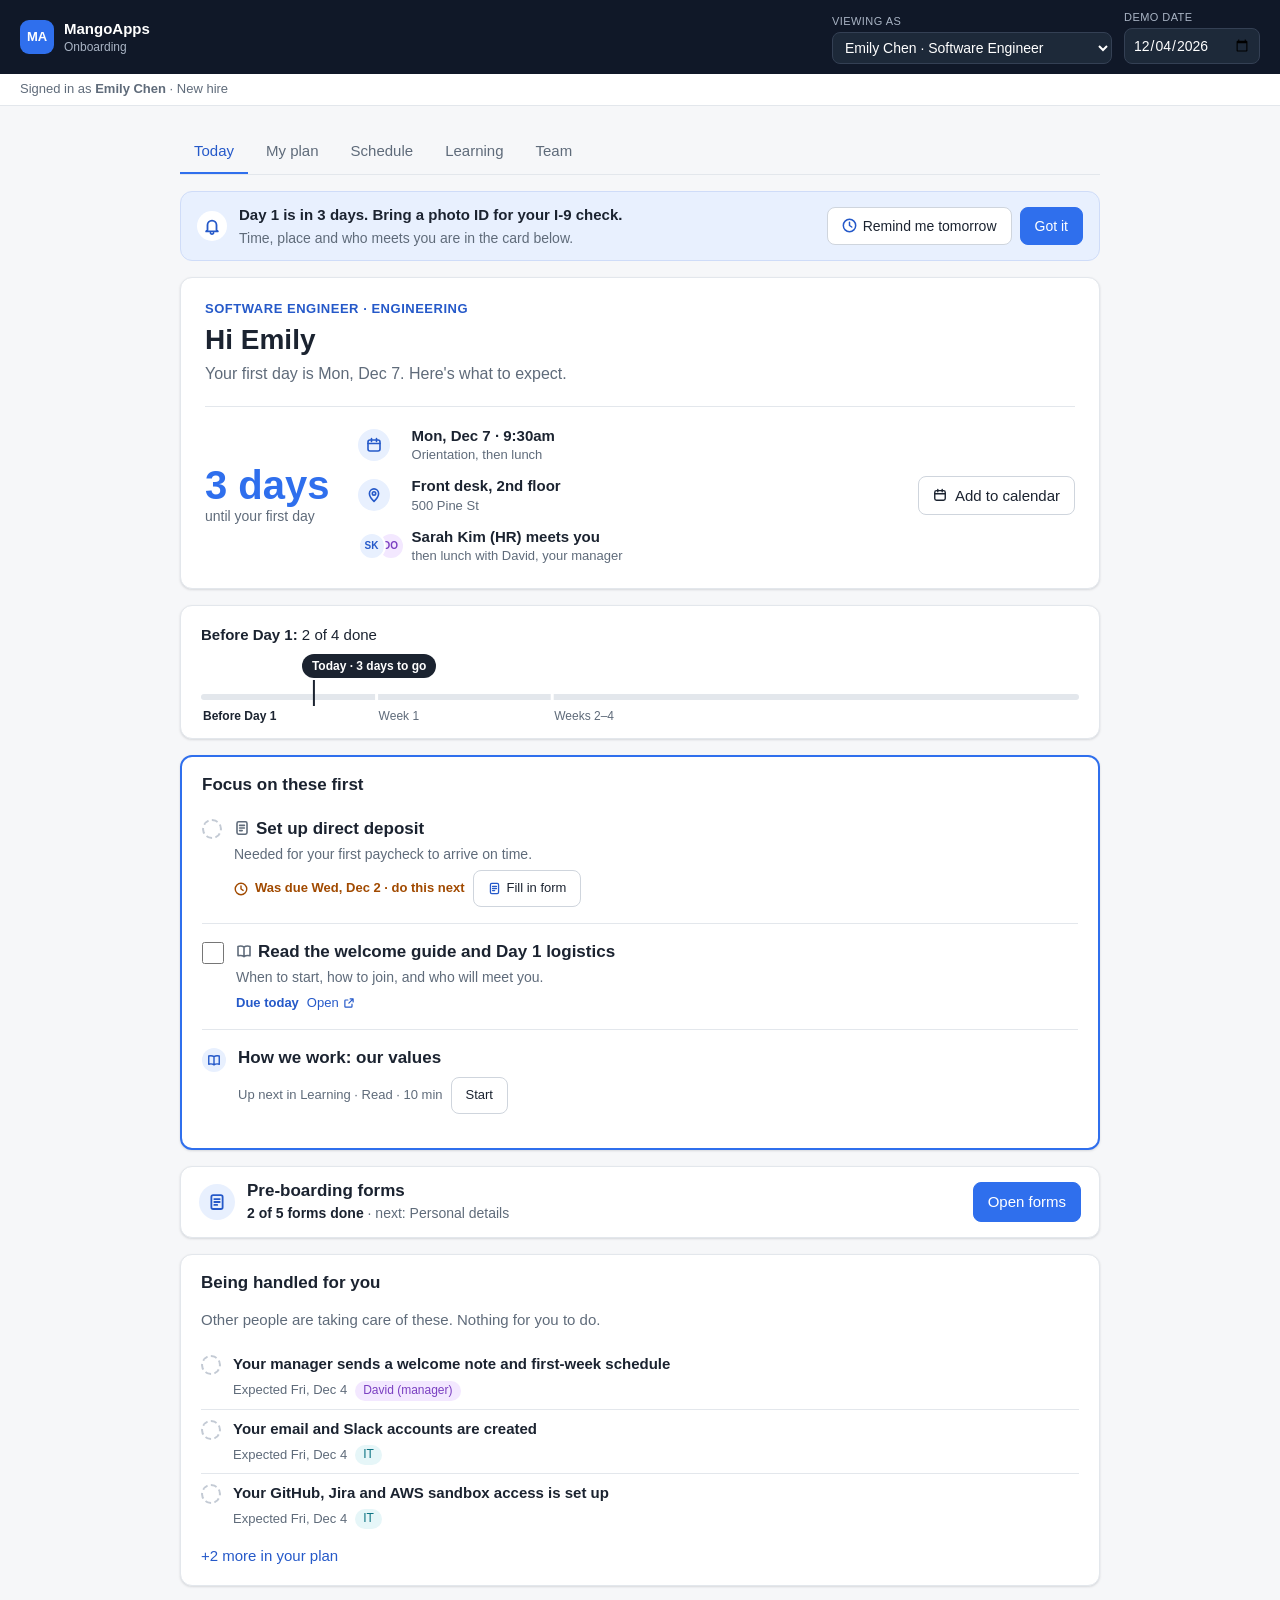
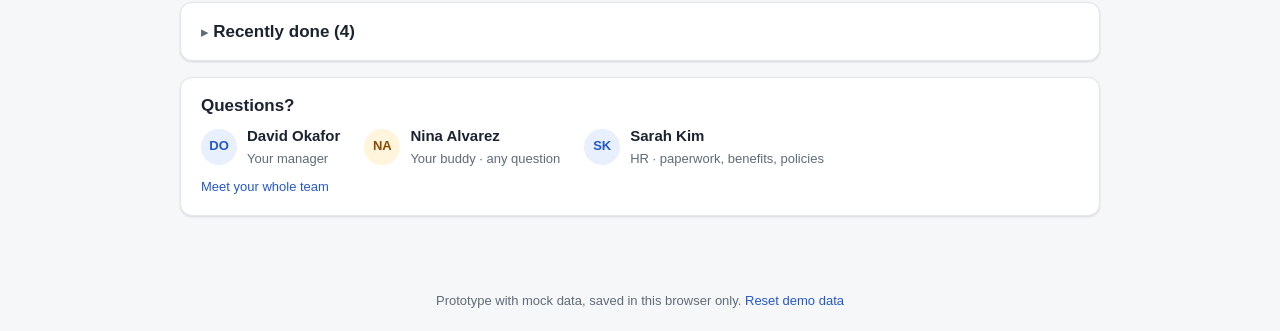
<file: index.html>
<!doctype html>
<html lang="en">
  <head>
    <meta charset="utf-8" />
    <meta name="viewport" content="width=device-width, initial-scale=1" />
    <title>MangoApps Onboarding</title>
    <link rel="stylesheet" href="css/styles.css" />
  </head>
  <body>
    <div id="app"><noscript>This prototype needs JavaScript turned on.</noscript></div>
    <script src="js/data.js"></script>
    <script src="js/plan.js"></script>
    <script src="js/newhire.js"></script>
    <script src="js/manager.js"></script>
    <script src="js/hr.js"></script>
    <script src="js/hr2.js"></script>
    <script src="js/store.js"></script>
    <script src="js/app.js"></script>
  </body>
</html>
</file>
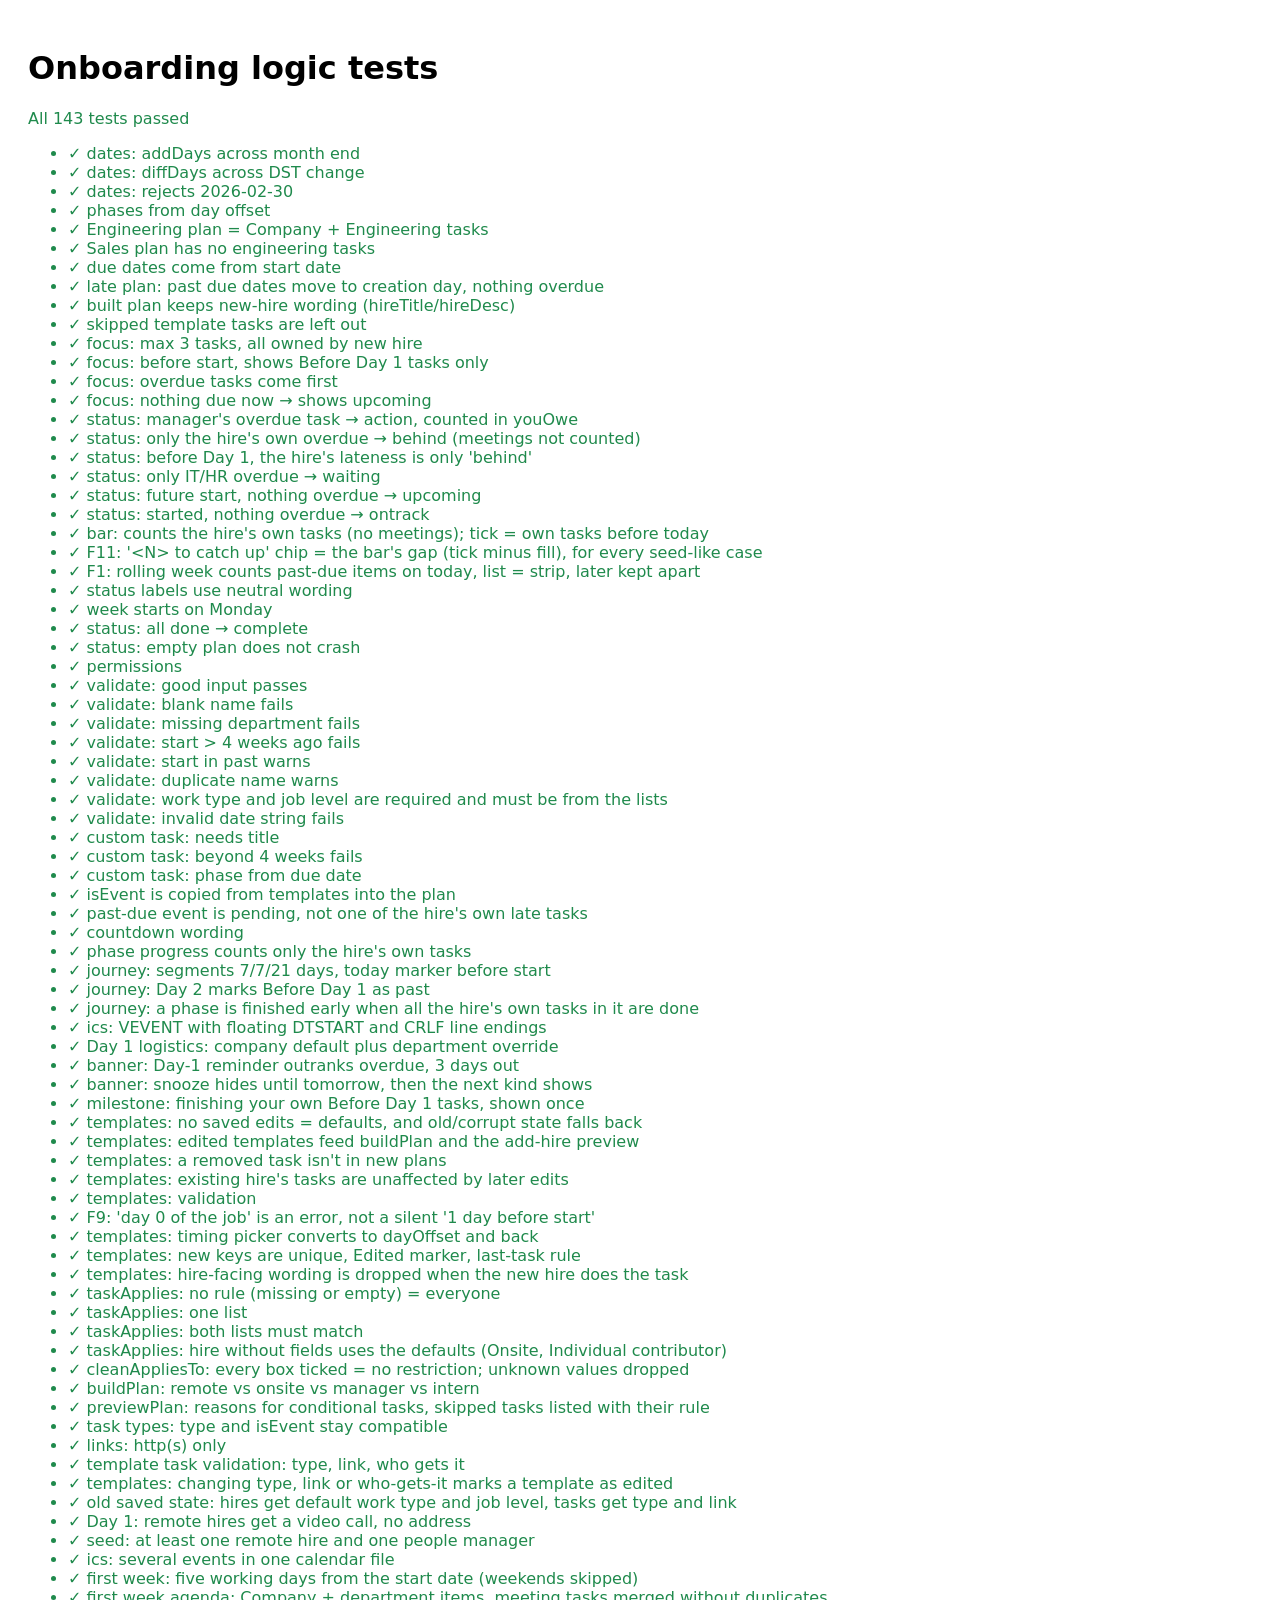
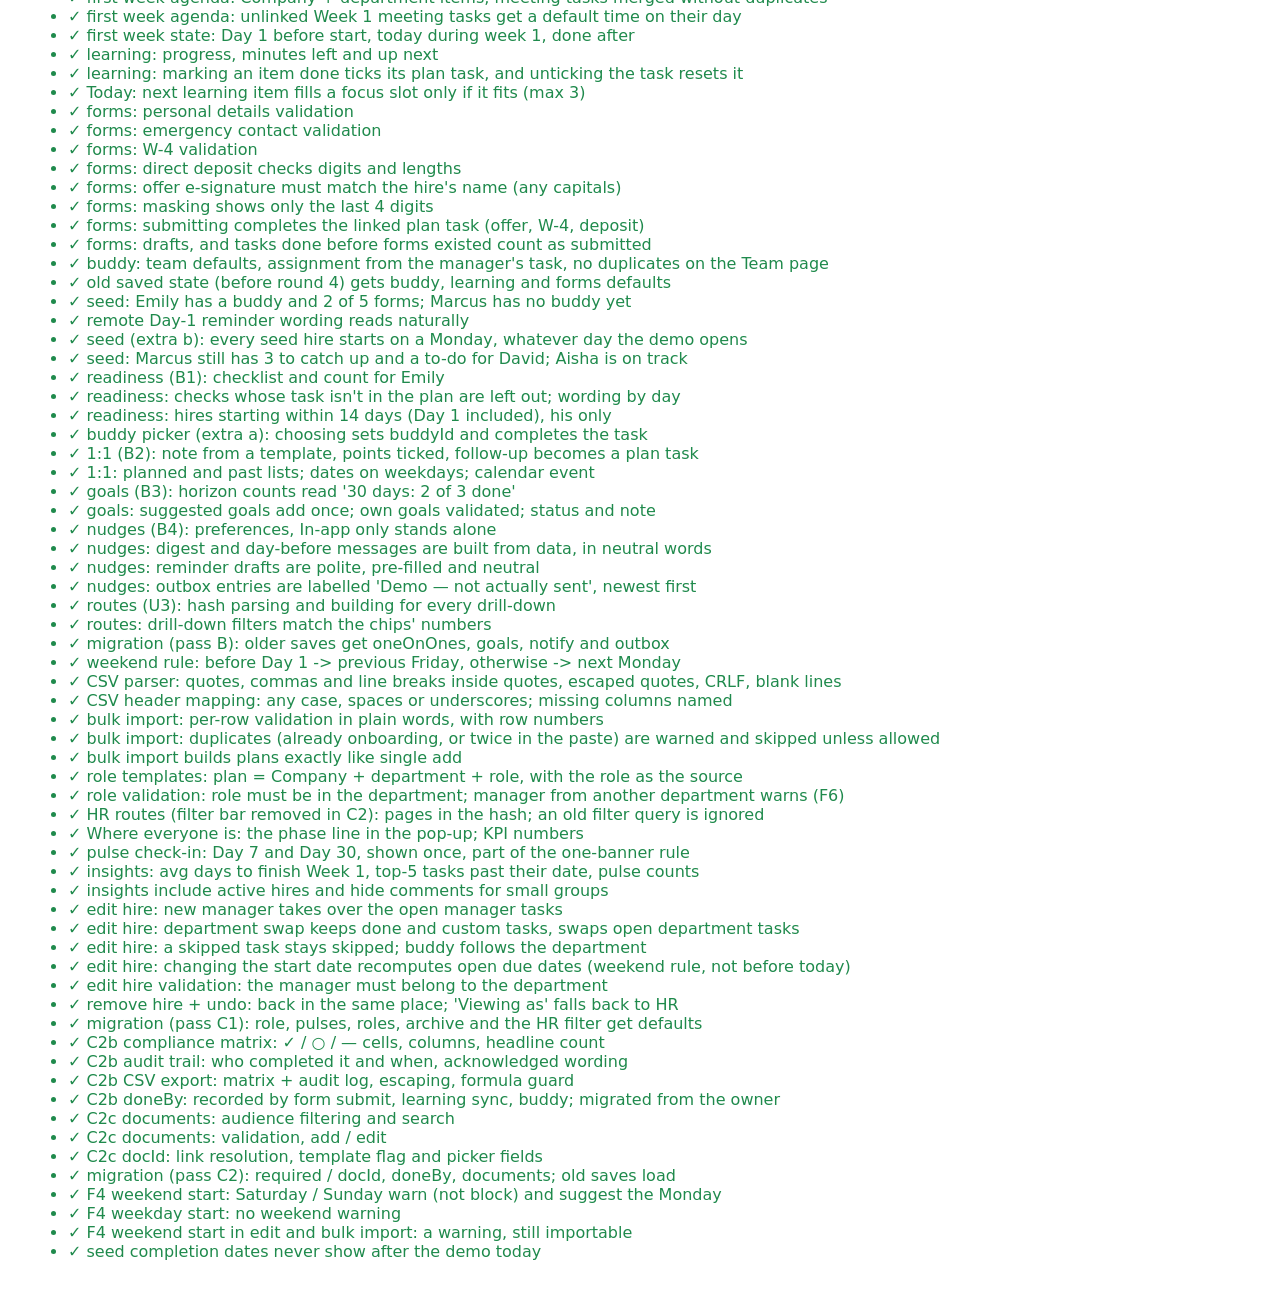
<file: tests.html>
<!doctype html>
<html lang="en">
  <head>
    <meta charset="utf-8" />
    <title>Onboarding logic tests</title>
    <style>
      body { font-family: system-ui, sans-serif; padding: 20px; }
      .pass { color: #1f8a4c; } .fail { color: #c4352b; font-weight: 600; }
    </style>
  </head>
  <body>
    <h1>Onboarding logic tests</h1>
    <p id="summary"></p>
    <ul id="out"></ul>
    <script src="js/data.js"></script>
    <script src="js/plan.js"></script>
    <script src="js/newhire.js"></script>
    <script src="js/manager.js"></script>
    <script src="js/hr.js"></script>
    <script src="js/hr2.js"></script>
    <script>
      const results = [];
      function test(name, fn) {
        try { fn(); results.push([name, true]); } catch (e) { results.push([name + " — " + e.message, false]); }
      }
      function eq(a, b, msg) { if (JSON.stringify(a) !== JSON.stringify(b)) throw new Error((msg || "") + ` expected ${JSON.stringify(b)}, got ${JSON.stringify(a)}`); }
      function ok(v, msg) { if (!v) throw new Error(msg || "expected truthy"); }

      const T = "2026-11-05";
      function hire(dept, start, doneKeys) {
        const tasks = OB.buildPlan(dept, start);
        for (const t of tasks) if ((doneKeys || []).includes(t.key)) t.done = true;
        return { id: "x", name: "Test Person", department: dept, startDate: start, managerId: "david", tasks };
      }

      test("dates: addDays across month end", () => eq(OB.addDays("2026-10-30", 3), "2026-11-02"));
      test("dates: diffDays across DST change", () => eq(OB.diffDays("2026-11-02", "2026-10-31"), 2));
      test("dates: rejects 2026-02-30", () => eq(OB.isValidISO("2026-02-30"), false));

      test("phases from day offset", () => {
        eq(OB.phaseForOffset(-1), "before"); eq(OB.phaseForOffset(0), "week1"); eq(OB.phaseForOffset(6), "week1"); eq(OB.phaseForOffset(7), "month1");
      });

      test("Engineering plan = Company + Engineering tasks", () => {
        const p = OB.buildPlan("Engineering", T);
        // A department name alone = the default profile (Onsite, Individual contributor), so conditional tasks are filtered.
        const dflt = { department: "Engineering", workType: "Onsite", jobLevel: "Individual contributor" };
        eq(p.length, OB.TEMPLATES.Company.filter((t) => OB.taskApplies(t, dflt)).length + OB.TEMPLATES.Engineering.length);
        ok(p.some((t) => t.key === "e-devenv"), "has dev env task");
        ok(!p.some((t) => t.key === "s-demo"), "no sales tasks");
      });
      test("Sales plan has no engineering tasks", () => {
        const p = OB.buildPlan("Sales", T);
        ok(!p.some((t) => t.source === "Engineering"));
        ok(p.some((t) => t.key === "s-demo"));
      });
      test("due dates come from start date", () => {
        const p = OB.buildPlan("Engineering", "2026-11-09");
        eq(p.find((t) => t.key === "c-offer").dueDate, "2026-10-30");
        eq(p.find((t) => t.key === "c-orient").dueDate, "2026-11-09");
      });
      test("late plan: past due dates move to creation day, nothing overdue", () => {
        const start = OB.addDays(T, 1);
        const p = OB.buildPlan("Engineering", start, [], T);
        ok(p.every((t) => t.dueDate >= T));
        eq(p.find((t) => t.key === "c-orient").dueDate, start);
        eq(OB.hireStats({ startDate: start, tasks: p }, T).overdue.length, 0);
      });
      test("built plan keeps new-hire wording (hireTitle/hireDesc)", () => {
        const p = OB.buildPlan("Engineering", T);
        const t = p.find((x) => x.key === "c-1on1");
        eq(t.hireTitle, OB.TEMPLATES.Company.find((x) => x.key === "c-1on1").hireTitle);
        ok(t.hireTitle && t.hireDesc, "has hire wording");
        eq(p.find((x) => x.key === "c-offer").hireTitle, null);
        eq(p.find((x) => x.key === "e-access").hireTitle, OB.TEMPLATES.Engineering.find((x) => x.key === "e-access").hireTitle);
      });
      test("skipped template tasks are left out", () => {
        const p = OB.buildPlan("Engineering", T, ["e-oncall"]);
        ok(!p.some((t) => t.key === "e-oncall"));
      });

      test("focus: max 3 tasks, all owned by new hire", () => {
        const f = OB.focusTasks(hire("Engineering", OB.addDays(T, 4)), T, 3);
        ok(f.tasks.length <= 3); ok(f.tasks.every((t) => t.owner === "newhire"));
      });
      test("focus: before start, shows Before Day 1 tasks only", () => {
        const f = OB.focusTasks(hire("Engineering", OB.addDays(T, 4)), T, 3);
        ok(f.tasks.every((t) => t.phase === "before"), JSON.stringify(f.tasks.map((t) => t.phase)));
      });
      test("focus: overdue tasks come first", () => {
        const h = hire("Engineering", OB.addDays(T, -6), []);
        const f = OB.focusTasks(h, T, 3);
        ok(OB.isOverdue(f.tasks[0], T));
      });
      test("focus: nothing due now → shows upcoming", () => {
        const start = OB.addDays(T, 4);
        const h = hire("Engineering", start);
        h.tasks.forEach((t) => { if (t.phase === "before") t.done = true; });
        const f = OB.focusTasks(h, T, 3);
        eq(f.upcoming, true); ok(f.tasks.length > 0);
      });

      // D2: status says whose action is needed.
      const doneUnless = (h, owners) => { h.tasks.forEach((t) => { if (!owners.includes(t.owner)) t.done = true; }); return h; };
      test("status: manager's overdue task → action, counted in youOwe", () => {
        const s = OB.hireStats(hire("Sales", OB.addDays(T, -10)), T);
        eq(s.status, "action"); ok(s.youOwe > 0); ok(s.behind > 0);
        eq(s.youOwe + s.behind + s.waitingIt + s.waitingHr + s.overdue.filter((t) => t.owner === "newhire" && t.isEvent).length, s.overdue.length);
      });
      test("status: only the hire's own overdue → behind (meetings not counted)", () => {
        const h = doneUnless(hire("Engineering", OB.addDays(T, -6)), ["newhire"]);
        const s = OB.hireStats(h, T);
        eq(s.status, "behind"); eq(s.youOwe, 0);
        eq(s.behind, s.overdue.filter((t) => !t.isEvent).length);
        ok(s.overdue.some((t) => t.isEvent), "orientation is overdue for managers but not 'behind'");
      });
      test("status: before Day 1, the hire's lateness is only 'behind'", () => {
        const h = doneUnless(hire("Engineering", OB.addDays(T, 4)), ["newhire"]);
        const s = OB.hireStats(h, T);
        ok(s.dayN < 0); eq(s.status, "behind"); eq(s.behind, 3); eq(s.youOwe, 0);
      });
      test("status: only IT/HR overdue → waiting", () => {
        const h = doneUnless(hire("Engineering", OB.addDays(T, -6)), []);
        h.tasks.find((t) => t.key === "c-accounts").done = false;
        const s = OB.hireStats(h, T);
        eq(s.status, "waiting"); eq(s.waitingIt, 1); eq(s.waitingHr, 0);
        eq(s.waitingOn, { newhire: 0, manager: 0, it: 1, hr: 0 });
      });
      test("status: future start, nothing overdue → upcoming", () => eq(OB.hireStats(hire("Sales", OB.addDays(T, 30)), T).status, "upcoming"));
      test("status: started, nothing overdue → ontrack", () => {
        const h = hire("Sales", OB.addDays(T, -3));
        h.tasks.forEach((t) => { if (t.dueDate < T) t.done = true; });
        eq(OB.hireStats(h, T).status, "ontrack");
      });
      test("bar: counts the hire's own tasks (no meetings); tick = own tasks before today", () => {
        const h = hire("Engineering", OB.addDays(T, -6), ["c-offer", "c-benefits", "c-laptop"]);
        const o = OB.hireStats(h, T).own;
        const own = h.tasks.filter((t) => t.owner === "newhire" && !t.isEvent);
        eq(o.total, own.length);
        eq(o.expected, own.filter((t) => t.dueDate < T).length);
        eq(o.done, 2, "IT's laptop task isn't counted");
        eq(o.doneExpected, 1, "c-benefits is done early, so it isn't in the fill");
      });
      test("F11: '<N> to catch up' chip = the bar's gap (tick minus fill), for every seed-like case", () => {
        const cases = [
          hire("Engineering", OB.addDays(T, 4), ["c-offer", "c-tax", "c-laptop"]), // Emily-like
          hire("Engineering", OB.addDays(T, -6), ["c-offer", "c-tax", "c-deposit", "c-welcome", "c-laptop", "c-note", "c-orient", "c-badge", "e-devenv"]), // Marcus-like
          hire("Sales", OB.addDays(T, -12), []),
          hire("Marketing", OB.addDays(T, 10), []),
        ];
        cases.forEach((h, i) => {
          const s = OB.hireStats(h, T);
          eq(s.behind, s.own.expected - s.own.doneExpected, `case ${i}`);
          eq(s.behind, s.own.toCatchUp, `case ${i}`);
        });
        eq(OB.hireStats(cases[0], T).behind, 1);
        eq(OB.hireStats(cases[1], T).behind, 3);
      });
      test("F1: rolling week counts past-due items on today, list = strip, later kept apart", () => {
        const mk = (d) => ({ t: { dueDate: d } });
        const items = [mk(OB.addDays(T, -7)), mk(T), mk(OB.addDays(T, 1)), mk(OB.addDays(T, 3)), mk(OB.addDays(T, 6)), mk(OB.addDays(T, 7))];
        const w = OB.rollingWeek(items, T);
        eq(w.days.length, 7);
        eq(w.days[0].date, T); eq(w.days[6].date, OB.addDays(T, 6));
        eq(w.days.map((d) => d.items.length), [2, 1, 0, 1, 0, 0, 1]);
        eq(w.total, 5); eq(w.items.length, w.total);
        eq(w.days.reduce((n, d) => n + d.items.length, 0), w.total, "strip total = list length");
        eq(w.later.length, 1);
        eq(OB.rollingWeek([], T).total, 0);
      });
      test("status labels use neutral wording", () => {
        const bad = /overdue|late|owe|behind|missed|fail|attention/i;
        Object.values(OB.STATUS_LABEL).forEach((l) => ok(!bad.test(l), l));
      });
      test("week starts on Monday", () => {
        eq(OB.weekStart("2026-11-05"), "2026-11-02"); eq(OB.weekStart("2026-11-02"), "2026-11-02"); eq(OB.weekStart("2026-11-08"), "2026-11-02");
      });
      test("status: all done → complete", () => {
        const h = hire("Sales", OB.addDays(T, -3)); h.tasks.forEach((t) => (t.done = true));
        eq(OB.hireStats(h, T).status, "complete");
      });
      test("status: empty plan does not crash", () => {
        const h = hire("Sales", T); h.tasks = [];
        const s = OB.hireStats(h, T); eq(s.pct, 0); ok(s.status !== "complete");
      });

      test("permissions", () => {
        eq(OB.canComplete("newhire", { owner: "newhire" }), true);
        eq(OB.canComplete("newhire", { owner: "manager" }), false);
        eq(OB.canComplete("manager", { owner: "newhire" }), false);
        eq(OB.canComplete("hr", { owner: "it" }), true);
      });

      const good = { name: "Jo Bloggs", title: "Engineer", department: "Engineering", managerId: "david", startDate: OB.addDays(T, 14), workType: "Onsite", jobLevel: "Individual contributor" };
      test("validate: good input passes", () => eq(OB.validateHire(good, T, []).ok, true));
      test("validate: blank name fails", () => ok(OB.validateHire({ ...good, name: "   " }, T, []).errors.name));
      test("validate: missing department fails", () => ok(OB.validateHire({ ...good, department: "" }, T, []).errors.department));
      test("validate: start > 4 weeks ago fails", () => ok(OB.validateHire({ ...good, startDate: OB.addDays(T, -40) }, T, []).errors.startDate));
      test("validate: start in past warns", () => ok(OB.validateHire({ ...good, startDate: OB.addDays(T, -3) }, T, []).warnings.length));
      test("validate: duplicate name warns", () => ok(OB.validateHire(good, T, [{ name: "jo bloggs" }]).warnings.length));
      test("validate: work type and job level are required and must be from the lists", () => {
        ok(OB.validateHire({ ...good, workType: "" }, T, []).errors.workType);
        ok(OB.validateHire({ ...good, jobLevel: "CEO" }, T, []).errors.jobLevel);
        eq(OB.validateHire({ ...good, workType: "Remote", jobLevel: "Intern" }, T, []).ok, true);
      });
      test("validate: invalid date string fails", () => ok(OB.validateHire({ ...good, startDate: "2026-13-01" }, T, []).errors.startDate));

      test("custom task: needs title", () => ok(OB.validateCustomTask({ title: "", owner: "newhire", dueDate: T }, { startDate: T }).errors.title));
      test("custom task: beyond 4 weeks fails", () => ok(OB.validateCustomTask({ title: "x", owner: "newhire", dueDate: OB.addDays(T, 40) }, { startDate: T }).errors.dueDate));
      test("custom task: phase from due date", () => {
        const t = OB.makeCustomTask({ title: "x", owner: "manager", dueDate: OB.addDays(T, 10) }, { startDate: T }, "david");
        eq(t.phase, "month1"); eq(t.custom, true);
      });

      // ---- Round 2: calm reminders, journey, Day 1 ----
      test("isEvent is copied from templates into the plan", () => {
        const p = OB.buildPlan("Engineering", T);
        eq(p.find((t) => t.key === "c-orient").isEvent, true);
        eq(p.find((t) => t.key === "c-1on1").isEvent, true);
        eq(p.find((t) => t.key === "c-security").isEvent, false);
      });
      test("past-due event is pending, not one of the hire's own late tasks", () => {
        const h = hire("Engineering", OB.addDays(T, -1));
        const orient = h.tasks.find((t) => t.key === "c-orient");
        eq(OB.isEventPending(orient, T), true);
        ok(!OB.ownLate(h, T).some((t) => t.key === "c-orient"));
        ok(OB.isOverdue(orient, T), "managers still see it as overdue");
        orient.done = true;
        eq(OB.isEventPending(orient, T), false);
      });
      test("countdown wording", () => {
        eq(OB.countdownLabel(T, T), "Due today");
        eq(OB.countdownLabel(OB.addDays(T, 1), T), "Due tomorrow");
        eq(OB.countdownLabel(OB.addDays(T, 6), T), "Due in 6 days");
        ok(!/in \d+ days/.test(OB.countdownLabel(OB.addDays(T, 7), T)), "a week out shows the date");
      });
      test("phase progress counts only the hire's own tasks", () => {
        const h = hire("Engineering", OB.addDays(T, 4), ["c-offer", "c-tax", "c-laptop"]);
        const p = OB.myPhaseProgress(h, T);
        eq(p.phase, "before"); eq(p.label, "Before Day 1");
        eq(p.total, h.tasks.filter((t) => t.owner === "newhire" && t.phase === "before").length);
        eq(p.done, 2);
      });
      test("journey: segments 7/7/21 days, today marker before start", () => {
        const j = OB.journeyModel(OB.addDays(T, 4), T);
        eq(j.segments.map((s) => Math.round(s.width * 35)), [7, 7, 21]);
        eq(j.segments.map((s) => s.state), ["current", "future", "future"]);
        eq(j.pill, "Today · 4 days to go");
        ok(j.todayFrac > 0 && j.todayFrac < 0.2);
      });
      test("journey: Day 2 marks Before Day 1 as past", () => {
        const j = OB.journeyModel(OB.addDays(T, -1), T);
        eq(j.pill, "Day 2");
        eq(j.segments.map((s) => s.state), ["past", "current", "future"]);
        eq(j.segments.map((s) => s.finished), [true, false, false]);
        ok(!("fill" in j.segments[0]), "no date-proportional fill");
      });
      test("journey: a phase is finished early when all the hire's own tasks in it are done", () => {
        const h = hire("Engineering", OB.addDays(T, 4), ["c-offer", "c-tax", "c-deposit", "c-welcome"]);
        const done = OB.ownPhasesDone(h);
        eq(done.before, true); eq(done.week1, false);
        eq(OB.journeyModel(h.startDate, T, done).segments.map((s) => s.finished), [true, false, false]);
        eq(OB.journeyModel(h.startDate, T).segments.map((s) => s.finished), [false, false, false]);
      });
      test("ics: VEVENT with floating DTSTART and CRLF line endings", () => {
        const ics = OB.buildIcs({ uid: "x@y", date: "2026-11-09", start: "09:30", end: "13:30", summary: "First day", location: "Front desk, 2nd floor", description: "Hi; bring ID", stamp: "20261105T120000Z" });
        ok(ics.includes("BEGIN:VEVENT\r\n"), "has VEVENT");
        ok(ics.includes("\r\nDTSTART:20261109T093000\r\n"), "DTSTART floating local");
        ok(ics.includes("\r\nDTEND:20261109T133000\r\n"), "DTEND");
        ok(ics.includes("LOCATION:Front desk\\, 2nd floor"), "escapes commas");
        ok(ics.startsWith("BEGIN:VCALENDAR\r\n") && ics.endsWith("END:VCALENDAR\r\n"));
        ok(!/[^\r]\n/.test(ics), "every newline is CRLF");
      });
      test("Day 1 logistics: company default plus department override", () => {
        eq(OB.day1For("Engineering").time, "09:30");
        eq(OB.day1For("Engineering").place, OB.DAY1.place);
        eq(OB.day1For("Customer Support").time, "08:30");
        eq(OB.fmtTime("09:30"), "9:30am"); eq(OB.fmtTime("13:05"), "1:05pm");
      });
      test("banner: Day-1 reminder outranks overdue, 3 days out", () => {
        const h = hire("Engineering", OB.addDays(T, 3));
        eq(OB.pickBanner(h, T, {}).kind, "day1");
        eq(OB.pickBanner(hire("Engineering", OB.addDays(T, 5)), T, {}).kind, "overdue");
      });
      test("banner: snooze hides until tomorrow, then the next kind shows", () => {
        const h = hire("Engineering", OB.addDays(T, 3));
        const b = OB.pickBanner(h, T, {});
        const r = { hide: { [b.kindKey]: OB.addDays(T, 1) } };
        eq(OB.pickBanner(h, T, r).kind, "overdue");
        eq(OB.pickBanner(h, OB.addDays(T, 1), r).kind, "day1");
      });
      test("milestone: finishing your own Before Day 1 tasks, shown once", () => {
        const h = hire("Engineering", OB.addDays(T, 5));
        h.tasks.forEach((t) => { if (t.owner === "newhire" && t.phase === "before") t.done = true; });
        const m = OB.milestoneFor(h, T);
        eq(m.id, "phase-before"); ok(/^Before Day 1: done\./.test(m.title));
        const k = `${h.id}:milestone:phase-before`;
        eq(OB.pickBanner(h, T, { seen: { [k]: T } }).kind, "milestone", "still showing the day it first appeared");
        eq(OB.pickBanner(h, OB.addDays(T, 1), { seen: { [k]: T } }), null, "not again the next day");
      });

      // ---- Editable templates (U3) ----
      test("templates: no saved edits = defaults, and old/corrupt state falls back", () => {
        eq(OB.mergeTemplates(OB.TEMPLATES, undefined), OB.TEMPLATES);
        eq(OB.mergeTemplates(OB.TEMPLATES, { Company: "oops", Sales: [{ nope: 1 }] }).Company, OB.TEMPLATES.Company);
        eq(OB.mergeTemplates(OB.TEMPLATES, { Sales: [{ nope: 1 }] }).Sales, [], "a saved (even empty) copy wins over the default");
      });
      test("templates: edited templates feed buildPlan and the add-hire preview", () => {
        const added = OB.makeTemplateTask({ title: "Meet the platform team", owner: "newhire", dayOffset: 5, isEvent: true }, "u-test");
        const tpl = OB.mergeTemplates(OB.TEMPLATES, { Engineering: [...OB.TEMPLATES.Engineering, added] });
        const p = OB.buildPlan("Engineering", T, [], null, tpl);
        const t = p.find((x) => x.key === "u-test");
        ok(t, "new task is in the plan");
        eq(t.dueDate, OB.addDays(T, 5)); eq(t.isEvent, true); eq(t.phase, "week1");
        ok(OB.templateTasksFor("Engineering", tpl).some((x) => x.key === "u-test"), "preview uses it too");
        ok(!OB.buildPlan("Engineering", T).some((x) => x.key === "u-test"), "defaults are unchanged");
      });
      test("templates: a removed task isn't in new plans", () => {
        const tpl = OB.mergeTemplates(OB.TEMPLATES, { Company: OB.TEMPLATES.Company.filter((t) => t.key !== "c-harass") });
        ok(!OB.buildPlan("Sales", T, [], null, tpl).some((t) => t.key === "c-harass"));
        ok(OB.buildPlan("Sales", T).some((t) => t.key === "c-harass"), "still in the default");
      });
      test("templates: existing hire's tasks are unaffected by later edits", () => {
        const h = hire("Engineering", T);
        const before = JSON.stringify(h.tasks);
        const saved = { Engineering: OB.mergeTemplates(OB.TEMPLATES, {}).Engineering.slice(1) };
        saved.Engineering[0].title = "Renamed";
        OB.buildPlan("Engineering", T, [], null, OB.mergeTemplates(OB.TEMPLATES, saved));
        eq(JSON.stringify(h.tasks), before);
        eq(OB.TEMPLATES.Engineering[1].title, "Set up your local dev environment", "defaults not mutated");
      });
      test("templates: validation", () => {
        const base = { title: "Read the wiki", owner: "newhire", dayOffset: 3 };
        ok(OB.validateTemplateTask(base, []).ok);
        ok(OB.validateTemplateTask({ ...base, title: "  " }, []).errors.title, "title required");
        ok(OB.validateTemplateTask({ ...base, title: "x".repeat(121) }, []).errors.title, "title ≤120");
        ok(OB.validateTemplateTask({ ...base, desc: "x".repeat(241) }, []).errors.desc, "desc ≤240");
        ok(OB.validateTemplateTask({ ...base, owner: "ceo" }, []).errors.owner, "owner");
        ok(OB.validateTemplateTask({ ...base, dayOffset: 28 }, []).errors.dayOffset, "after Day 28");
        ok(OB.validateTemplateTask({ ...base, dayOffset: -31 }, []).errors.dayOffset, "more than 30 days before");
        ok(OB.validateTemplateTask({ ...base, dayOffset: NaN }, []).errors.dayOffset, "not a number");
        ok(OB.validateTemplateTask({ ...base, dayOffset: 27 }, []).ok && OB.validateTemplateTask({ ...base, dayOffset: -30 }, []).ok, "edges ok");
        const dup = OB.validateTemplateTask({ ...base, title: "read the WIKI" }, [{ title: "Read the wiki" }]);
        ok(dup.ok && dup.warnings.length === 1, "duplicate title warns but doesn't block");
      });
      test("F9: 'day 0 of the job' is an error, not a silent '1 day before start'", () => {
        const base = { title: "Read the wiki", owner: "newhire" };
        const zero = OB.validateTemplateTask({ ...base, n: "0", mode: "day", dayOffset: OB.timingToOffset("0", "day") }, []);
        eq(zero.ok, false); eq(zero.errors.dayOffset, "Day 1 is the first day.");
        ok(OB.validateTemplateTask({ ...base, n: "0", mode: "before", dayOffset: OB.timingToOffset("0", "before") }, []).errors.dayOffset, "0 days before");
        ok(OB.validateTemplateTask({ ...base, n: "1", mode: "day", dayOffset: OB.timingToOffset("1", "day") }, []).ok, "Day 1 ok");
      });
      test("templates: timing picker converts to dayOffset and back", () => {
        eq(OB.timingToOffset("5", "before"), -5); eq(OB.timingToOffset(1, "day"), 0); eq(OB.timingToOffset(28, "day"), 27);
        ok(Number.isNaN(OB.timingToOffset("", "day"))); ok(Number.isNaN(OB.timingToOffset("2.5", "day")));
        eq(OB.offsetToTiming(-3), { n: 3, mode: "before" }); eq(OB.offsetToTiming(9), { n: 10, mode: "day" });
      });
      test("templates: new keys are unique, Edited marker, last-task rule", () => {
        const k1 = OB.newTemplateKey(OB.TEMPLATES), k2 = OB.newTemplateKey(OB.TEMPLATES);
        ok(k1 !== k2 && !Object.values(OB.TEMPLATES).flat().some((t) => t.key === k1));
        eq(OB.templateIsEdited(OB.TEMPLATES.Sales.slice().reverse(), OB.TEMPLATES.Sales), false, "order alone isn't an edit");
        eq(OB.templateIsEdited(OB.TEMPLATES.Sales.slice(1), OB.TEMPLATES.Sales), true);
        eq(OB.removeTaskRule("Company", [{}]), "blocked"); eq(OB.removeTaskRule("Sales", [{}]), "confirm"); eq(OB.removeTaskRule("Sales", [{}, {}]), "ok");
      });
      test("templates: hire-facing wording is dropped when the new hire does the task", () => {
        const t = OB.makeTemplateTask({ title: "X", owner: "newhire", dayOffset: 0, hireTitle: "Y" }, "k");
        eq(t.hireTitle, undefined);
        eq(OB.makeTemplateTask({ title: "X", owner: "it", dayOffset: 0, hireTitle: " Y " }, "k").hireTitle, "Y");
      });

      // ---- Round 3: smarter templates ----
      const H = (workType, jobLevel, department) => ({ department: department || "Engineering", workType, jobLevel });
      test("taskApplies: no rule (missing or empty) = everyone", () => {
        ok(OB.taskApplies({}, H("Remote", "Intern")));
        ok(OB.taskApplies({ appliesTo: {} }, H("Onsite", "People manager")));
        ok(OB.taskApplies({ appliesTo: { workTypes: [], jobLevels: [] } }, H("Hybrid", "Individual contributor")));
      });
      test("taskApplies: one list", () => {
        const t = { appliesTo: { workTypes: ["Remote"] } };
        eq(OB.taskApplies(t, H("Remote", "Intern")), true);
        eq(OB.taskApplies(t, H("Onsite", "Intern")), false);
        eq(OB.taskApplies({ appliesTo: { workTypes: ["Onsite", "Hybrid"] } }, H("Hybrid")), true);
      });
      test("taskApplies: both lists must match", () => {
        const t = { appliesTo: { workTypes: ["Remote"], jobLevels: ["People manager"] } };
        eq(OB.taskApplies(t, H("Remote", "People manager")), true);
        eq(OB.taskApplies(t, H("Remote", "Individual contributor")), false, "level mismatch");
        eq(OB.taskApplies(t, H("Onsite", "People manager")), false, "work type mismatch");
      });
      test("taskApplies: hire without fields uses the defaults (Onsite, Individual contributor)", () => {
        eq(OB.taskApplies({ appliesTo: { workTypes: ["Onsite"] } }, { department: "Sales" }), true);
        eq(OB.taskApplies({ appliesTo: { jobLevels: ["People manager"] } }, { department: "Sales" }), false);
        eq(OB.hireProfile({}), { workType: "Onsite", jobLevel: "Individual contributor" });
      });
      test("cleanAppliesTo: every box ticked = no restriction; unknown values dropped", () => {
        eq(OB.cleanAppliesTo({ workTypes: ["Remote", "Onsite", "Hybrid"] }), null);
        eq(OB.cleanAppliesTo({ workTypes: ["Remote", "Mars"], jobLevels: [] }), { workTypes: ["Remote"] });
        eq(OB.appliesSummary({ workTypes: ["Remote"], jobLevels: ["People manager"] }), "People managers · Remote");
        eq(OB.appliesSummary({ workTypes: ["Onsite", "Hybrid"] }), "Onsite or Hybrid");
        eq(OB.appliesSummary(undefined), "");
      });
      test("buildPlan: remote vs onsite vs manager vs intern", () => {
        const keys = (h) => OB.buildPlan(h, T).map((t) => t.key);
        const remote = keys(H("Remote", "Individual contributor"));
        const onsite = keys(H("Onsite", "Individual contributor"));
        const mgr = keys(H("Hybrid", "People manager"));
        const intern = keys(H("Onsite", "Intern"));
        ok(remote.includes("c-ship-home") && remote.includes("c-home-desk") && remote.includes("c-remote-meet"), "remote tasks");
        ok(!remote.includes("c-badge") && !remote.includes("c-desk"), "no badge/desk for remote");
        ok(onsite.includes("c-badge") && onsite.includes("c-desk") && !onsite.includes("c-ship-home"), "onsite");
        ok(mgr.includes("c-mgr-training") && mgr.includes("c-team-goals") && mgr.includes("c-badge"), "manager + hybrid");
        ok(!onsite.includes("c-mgr-training"), "IC gets no manager training");
        ok(intern.includes("c-intern-mentor") && !onsite.includes("c-intern-mentor"), "intern only");
        ok(onsite.includes("c-offer") && remote.includes("c-offer"), "unconditional tasks for everyone");
        eq(OB.buildPlan("Engineering", T).map((t) => t.key), onsite, "department name alone = Onsite IC");
      });
      test("previewPlan: reasons for conditional tasks, skipped tasks listed with their rule", () => {
        const pv = OB.previewPlan(H("Remote", "People manager"), T, null);
        eq(pv.tasks.find((t) => t.key === "c-home-desk").reason, "Remote");
        eq(pv.tasks.find((t) => t.key === "c-mgr-training").reason, "People manager");
        eq(pv.tasks.find((t) => t.key === "c-offer").reason, "");
        eq(pv.skipped.map((t) => t.key).sort(), ["c-badge", "c-desk", "c-intern-mentor"]);
        eq(pv.skipped.find((t) => t.key === "c-badge").rule, "Onsite or Hybrid");
        eq(pv.tasks.length, OB.buildPlan(H("Remote", "People manager"), T).length, "preview = plan");
        eq(OB.ruleReason({ appliesTo: { workTypes: ["Onsite", "Hybrid"] } }, H("Hybrid")), "Hybrid", "the hire's own value");
      });
      test("task types: type and isEvent stay compatible", () => {
        eq(OB.taskType({ isEvent: true }), "meeting");
        eq(OB.taskType({}), "task");
        eq(OB.taskType({ type: "watch" }), "watch");
        eq(OB.taskType({ type: "nonsense" }), "task");
        const p = OB.buildPlan("Engineering", T);
        const orient = p.find((t) => t.key === "c-orient");
        eq(orient.type, "meeting"); eq(orient.isEvent, true);
        eq(p.find((t) => t.key === "c-handbook").type, "acknowledge");
        eq(p.find((t) => t.key === "c-handbook").isEvent, false);
        eq(p.find((t) => t.key === "e-arch").type, "read");
        const old = OB.mergeTemplates(OB.TEMPLATES, { Sales: [{ key: "x1", title: "Old meeting", owner: "newhire", dayOffset: 3, isEvent: true }] });
        eq(old.Sales[0].type, "meeting", "saved isEvent becomes type meeting");
        eq(OB.buildPlan("Sales", T, [], null, old).find((t) => t.key === "x1").isEvent, true);
      });
      test("links: http(s) only", () => {
        ok(OB.isValidLink("https://intranet.example.com/handbook"));
        ok(OB.isValidLink("http://example.com"));
        ok(!OB.isValidLink("javascript:alert(1)"));
        ok(!OB.isValidLink("www.example.com"));
        ok(!OB.isValidLink("https://exa mple.com"));
        ok(!OB.isValidLink("ftp://example.com"));
        ok(!OB.isValidLink(""));
        const t = OB.buildPlan("Engineering", T, [], null, OB.mergeTemplates(OB.TEMPLATES, { Engineering: [{ key: "bad", title: "X", owner: "newhire", dayOffset: 2, link: "javascript:alert(1)" }] }));
        eq(t.find((x) => x.key === "bad").link, null, "a bad saved link never reaches a plan");
      });
      test("template task validation: type, link, who gets it", () => {
        const base = { title: "Read the wiki", owner: "newhire", dayOffset: 3 };
        ok(OB.validateTemplateTask({ ...base, type: "read", link: "https://wiki.example.com", appliesTo: { workTypes: ["Remote"], jobLevels: [] } }, []).ok);
        ok(OB.validateTemplateTask({ ...base, link: "wiki.example.com" }, []).errors.link, "link must be http(s)");
        ok(OB.validateTemplateTask({ ...base, link: "  " }, []).ok, "blank link is fine");
        ok(OB.validateTemplateTask({ ...base, type: "poster" }, []).errors.type, "unknown type");
        ok(OB.validateTemplateTask({ ...base, appliesTo: { workTypes: ["Moon"] } }, []).errors.appliesTo, "unknown work type");
        ok(OB.validateTemplateTask({ ...base, appliesTo: { workTypes: [], jobLevels: [] } }, []).ok, "nothing ticked = everyone, not nobody");
        const t = OB.makeTemplateTask({ ...base, type: "watch", link: " https://x.example.com ", appliesTo: { workTypes: ["Onsite", "Hybrid", "Remote"], jobLevels: ["Intern"] } }, "k");
        eq(t.type, "watch"); eq(t.link, "https://x.example.com"); eq(t.appliesTo, { jobLevels: ["Intern"] });
        eq(OB.makeTemplateTask({ ...base, type: "task", appliesTo: {} }, "k2").appliesTo, undefined);
        eq(OB.makeTemplateTask({ ...base, type: "task" }, "k3").type, undefined, "plain task stores no type");
      });
      test("templates: changing type, link or who-gets-it marks a template as edited", () => {
        const s = OB.TEMPLATES.Sales;
        eq(OB.templateIsEdited(s.map((t) => ({ ...t })), s), false);
        eq(OB.templateIsEdited(s.map((t, i) => (i ? t : { ...t, type: "watch" })), s), true);
        eq(OB.templateIsEdited(s.map((t, i) => (i ? t : { ...t, appliesTo: { workTypes: ["Remote"] } })), s), true);
        const c = OB.TEMPLATES.Company;
        eq(OB.templateIsEdited(c.map((t) => (t.key === "c-orient" ? { ...t, type: undefined, isEvent: true } : t)), c), false, "isEvent = type meeting");
      });
      test("old saved state: hires get default work type and job level, tasks get type and link", () => {
        const s = {
          version: 1, hires: [{ id: "o", name: "Old", department: "Engineering", startDate: T, managerId: "david",
            tasks: [{ key: "c-orient", title: "x", owner: "newhire" }, { key: "c-handbook", title: "y", owner: "newhire", isEvent: false }, { key: null, title: "Custom", owner: "manager", isEvent: true }] }],
        };
        OB.migrateState(s);
        const h = s.hires[0];
        eq([h.workType, h.jobLevel], ["Onsite", "Individual contributor"]);
        eq(h.tasks.map((t) => [t.type, t.isEvent]), [["meeting", true], ["acknowledge", false], ["meeting", true]]);
        eq(h.tasks[1].link, OB.TEMPLATES.Company.find((t) => t.key === "c-handbook").link);
        eq(h.tasks[2].link, null);
        const keep = { hires: [{ workType: "Remote", jobLevel: "Intern", tasks: [] }] };
        eq(OB.migrateState(keep).hires[0].workType, "Remote", "existing values are kept");
      });
      test("Day 1: remote hires get a video call, no address", () => {
        const r = OB.day1For("Engineering", "Remote");
        eq(r.isRemote, true); eq(r.place, "Video call"); eq(r.address, ""); ok(OB.isValidLink(r.link));
        eq(r.time, "09:30", "keeps the company time");
        eq(OB.day1For("Customer Support", "Remote").time, "08:30", "and the department override");
        eq(OB.day1For("Engineering", "Onsite").isRemote, false);
        eq(OB.day1For("Engineering", "Hybrid").address, OB.DAY1.address);
        const ics = OB.buildIcs({ uid: "x@y", date: "2026-11-09", start: "09:30", end: "13:30", summary: "First day", location: r.link, description: "Hi", stamp: "20261105T120000Z" });
        ok(ics.includes("LOCATION:https://meet.example.com/mangoapps-day1"), "LOCATION is the link");
      });
      test("seed: at least one remote hire and one people manager", () => {
        ok(OB.SEED_HIRES.some((h) => h.workType === "Remote"));
        ok(OB.SEED_HIRES.some((h) => h.jobLevel === "People manager"));
      });

      // ---------- Round 4, pass A: Team, Schedule, Learning, Forms ----------
      const MON = "2026-11-09";
      function nh(profile, start, extra) {
        const p = { id: "nh1", name: "Emily Chen", department: "Engineering", workType: "Onsite", jobLevel: "Individual contributor", managerId: "david", ...(profile || {}) };
        return { ...p, startDate: start || MON, tasks: OB.buildPlan(p, start || MON), buddyId: null, learning: {}, forms: {}, ...(extra || {}) };
      }
      const keyTask = (h, k) => h.tasks.find((t) => t.key === k);

      test("ics: several events in one calendar file", () => {
        const ev = (i) => ({ uid: `e${i}@x`, date: "2026-11-09", start: "09:30", end: "10:00", summary: `Item ${i}; with, commas`, location: "Room A", description: "Hi", stamp: "20261105T120000Z" });
        const ics = OB.buildIcs([ev(1), ev(2), ev(3)]);
        eq((ics.match(/BEGIN:VEVENT/g) || []).length, 3);
        eq((ics.match(/END:VEVENT/g) || []).length, 3);
        eq((ics.match(/BEGIN:VCALENDAR/g) || []).length, 1, "one calendar");
        ok(ics.includes("UID:e2@x") && ics.includes("SUMMARY:Item 3\\; with\\, commas"), "escaped summary");
        ok(ics.endsWith("END:VCALENDAR\r\n"));
        eq(OB.buildIcs(ev(1)), OB.buildIcs([ev(1)]), "one event = a list of one");
      });
      test("first week: five working days from the start date (weekends skipped)", () => {
        eq(OB.firstWeekDates(MON), ["2026-11-09", "2026-11-10", "2026-11-11", "2026-11-12", "2026-11-13"]);
        eq(OB.firstWeekDates("2026-11-12"), ["2026-11-12", "2026-11-13", "2026-11-16", "2026-11-17", "2026-11-18"]);
      });
      test("first week agenda: Company + department items, meeting tasks merged without duplicates", () => {
        const h = nh();
        const ag = OB.firstWeekAgenda(h);
        eq(ag.days.length, 5);
        const d1 = ag.days[0].items;
        const orient = d1.find((x) => x.id === "a-orient");
        eq(orient.taskId, keyTask(h, "c-orient").id, "orientation agenda item is the c-orient task");
        eq([orient.start, orient.end], ["09:30", "11:30"], "follows the Day-1 time");
        eq(ag.items.filter((x) => x.taskId === keyTask(h, "c-orient").id).length, 1, "orientation shows once");
        eq(ag.items.filter((x) => x.taskId === keyTask(h, "c-1on1").id).length, 1, "first 1:1 shows once");
        ok(ag.days[1].items.some((x) => x.id === "a-e-standup"), "Engineering additions");
        ok(!ag.items.some((x) => x.id.startsWith("a-s-")), "no Sales items");
        eq(d1.map((x) => x.start), d1.map((x) => x.start).slice().sort(), "sorted by time");
        ok(d1.find((x) => x.id === "a-lunch").with.startsWith("David Okafor"), "manager name");
        // A done meeting task shows as done on the agenda.
        keyTask(h, "c-orient").done = true;
        eq(OB.firstWeekAgenda(h).days[0].items.find((x) => x.id === "a-orient").done, true);
      });
      test("first week agenda: unlinked Week 1 meeting tasks get a default time on their day", () => {
        const h = nh({ workType: "Remote" });
        const ag = OB.firstWeekAgenda(h);
        const meet = ag.items.find((x) => x.taskId === keyTask(h, "c-remote-meet").id);
        ok(meet && meet.fromTask, "remote meet-and-greet task is on the agenda");
        eq([meet.day, meet.start, meet.end], [1, "15:00", "15:30"]);
        eq(ag.days[0].items.find((x) => x.id === "a-orient").where, "Video call", "remote = video call");
        eq(ag.days[0].items.find((x) => x.id === "a-lunch").title, "Video coffee with your manager");
        // Two unlinked meetings on one day stack 30 minutes apart.
        const h2 = nh();
        h2.tasks.push({ id: "m1", key: null, title: "Meet design", owner: "newhire", type: "meeting", isEvent: true, phase: "week1", dayOffset: 2, dueDate: "2026-11-11", done: false });
        h2.tasks.push({ id: "m2", key: null, title: "Meet product", owner: "newhire", type: "meeting", isEvent: true, phase: "week1", dayOffset: 2, dueDate: "2026-11-11", done: false });
        const day3 = OB.firstWeekAgenda(h2).days[2].items.filter((x) => x.fromTask);
        eq(day3.map((x) => x.start), ["15:00", "15:30"]);
        // .ics for the week: one VEVENT per agenda item.
        const ics = OB.buildIcs(OB.agendaEvents(h, ag, "20261105T120000Z"));
        eq((ics.match(/BEGIN:VEVENT/g) || []).length, ag.items.length);
      });
      test("first week state: Day 1 before start, today during week 1, done after", () => {
        eq(OB.weekState(MON, "2026-11-05").phase, "before");
        eq(OB.weekState(MON, "2026-11-05").defaultDay, 0);
        const w = OB.weekState(MON, "2026-11-11");
        eq([w.phase, w.defaultDay, w.todayIndex], ["during", 2, 2]);
        eq(OB.weekState(MON, "2026-11-13").todayIndex, 4);
        eq(OB.weekState(MON, "2026-11-14").phase, "after");
        eq(OB.weekState("2026-11-12", "2026-11-14").defaultDay, 2, "weekend inside week 1: next working day");
      });
      test("learning: progress, minutes left and up next", () => {
        const h = nh();
        let m = OB.learningModel(h);
        eq(m.total, 7);
        eq(m.done, 0);
        eq(m.minutesLeft, 10 + 10 + 30 + 15 + 25 + 15 + 45);
        eq(m.upNext.id, "l-welcome");
        h.learning = { "l-welcome": { status: "done", at: "2026-11-05" }, "l-values": { status: "done", at: "2026-11-05" } };
        keyTask(h, "c-security").done = true; // linked task done = learning item done
        m = OB.learningModel(h);
        eq(m.done, 3);
        eq(m.minutesLeft, 15 + 25 + 15 + 45);
        eq(OB.learningSummary(m), "3 of 7 done · about 1 h 40 min left");
        eq(m.upNext.id, "l-tools");
        OB.setLearningStatus(h, "l-e-review", "inprogress", "2026-11-05");
        eq(OB.learningModel(h).upNext.id, "l-e-review", "an item in progress comes first");
        eq(OB.minutesLabel(45), "45 min");
        eq(OB.minutesLabel(60), "1 h");
      });
      test("learning: marking an item done ticks its plan task, and unticking the task resets it", () => {
        const h = nh();
        const t = OB.setLearningStatus(h, "l-e-arch", "done", "2026-11-06", "nh1");
        eq(t.key, "e-arch");
        eq([keyTask(h, "e-arch").done, keyTask(h, "e-arch").doneAt, keyTask(h, "e-arch").doneBy], [true, "2026-11-06", "nh1"]);
        keyTask(h, "e-arch").done = false;
        OB.syncLearningFromTask(h, keyTask(h, "e-arch"));
        eq(OB.learningModel(h).items.find((x) => x.id === "l-e-arch").status, "todo");
        OB.setLearningStatus(h, "l-e-devenv", "done", "2026-11-06");
        OB.setLearningStatus(h, "l-e-devenv", "todo", "2026-11-06");
        eq(keyTask(h, "e-devenv").done, false, "undo reopens the linked task");
      });
      test("Today: next learning item fills a focus slot only if it fits (max 3)", () => {
        const up = { id: "l1", taskId: null };
        eq(OB.todayLearningSlot([{ id: "a" }, { id: "b" }], up), "row");
        eq(OB.todayLearningSlot([{ id: "a" }, { id: "b" }, { id: "c" }], up), "line");
        eq(OB.todayLearningSlot([], up), "line", "nothing in focus: a quiet line");
        eq(OB.todayLearningSlot([{ id: "a" }], { id: "l2", taskId: "a" }), null, "already in the focus list");
        eq(OB.todayLearningSlot([{ id: "a" }], null), null);
      });
      test("forms: personal details validation", () => {
        const h = nh();
        const bad = OB.validateForm("personal", { phone: "12ab", street: "", city: "", zip: "123" }, h);
        ok(bad.errors.phone && bad.errors.street && bad.errors.city && bad.errors.zip);
        eq(bad.errors.zip, "ZIP codes are 5 digits, like 94107.");
        eq(OB.validateForm("personal", { phone: "555 12", street: "1 Main", city: "X", zip: "94107" }, h).errors.phone, "Enter a phone number with 10 to 15 digits.");
        ok(OB.validateForm("personal", { preferredName: "Em", pronouns: "she/her", phone: "(555) 123-4567", street: "1 Main St", city: "Oakland", zip: "94607" }, h).ok);
        ok(OB.validateForm("personal", { pronouns: "zz", phone: "5551234567", street: "a", city: "b", zip: "94607" }, h).errors.pronouns);
      });
      test("forms: emergency contact validation", () => {
        const r = OB.validateForm("emergency", { name: "", relationship: "Cousin", phone: "" });
        ok(r.errors.name && r.errors.relationship && r.errors.phone);
        ok(OB.validateForm("emergency", { name: "Ann Chen", relationship: "Parent", phone: "+1 555 123 4567" }).ok);
      });
      test("forms: W-4 validation", () => {
        ok(OB.validateForm("w4", {}).errors.filingStatus);
        ok(OB.validateForm("w4", { filingStatus: "Head of household", extra: "" }).ok, "extra is optional");
        ok(OB.validateForm("w4", { filingStatus: "Head of household", extra: "$25.50" }).ok);
        ok(OB.validateForm("w4", { filingStatus: "Head of household", extra: "25.555" }).errors.extra);
        ok(OB.validateForm("w4", { filingStatus: "Head of household", extra: "-5" }).errors.extra);
        ok(OB.validateForm("w4", { filingStatus: "Head of household", extra: "20000" }).errors.extra);
      });
      test("forms: direct deposit checks digits and lengths", () => {
        const v = (d) => OB.validateForm("deposit", { bank: "Demo Bank", routing: "011000015", account: "123456789", accountConfirm: "123456789", ...d }).errors;
        eq(v({}), {});
        eq(v({ routing: "0110000" }).routing, "Routing numbers are 9 digits. This one has 7.");
        eq(v({ routing: "011-000-015" }).routing, "Use digits only, no spaces or dashes.");
        eq(v({ account: "123" }).account, "Account numbers are 4 to 17 digits.");
        eq(v({ account: "123456789012345678" }).account, "Account numbers are 4 to 17 digits.");
        eq(v({ account: "12 34" }).account, "Use digits only, no spaces or dashes.");
        ok(v({ accountConfirm: "123456780" }).accountConfirm, "confirmation must match");
        ok(v({ bank: "" }).bank);
      });
      test("forms: offer e-signature must match the hire's name (any capitals)", () => {
        const h = nh();
        ok(OB.validateForm("offer", { signature: "emily  CHEN ", agree: true }, h).ok);
        eq(OB.validateForm("offer", { signature: "Emily C", agree: true }, h).errors.signature, "Type your name as it appears on the offer: Emily Chen.");
        ok(OB.validateForm("offer", { signature: "", agree: true }, h).errors.signature);
        ok(OB.validateForm("offer", { signature: "Emily Chen", agree: false }, h).errors.agree, "must agree");
      });
      test("forms: masking shows only the last 4 digits", () => {
        eq(OB.maskNumber("123456789"), "••••6789");
        eq(OB.maskNumber("000123456789"), "••••6789");
        eq(OB.maskNumber("1234"), "••••");
        eq(OB.maskNumber(""), "••••");
        const rows = OB.formViewRows("deposit", { bank: "Demo", routing: "011000015", account: "000123456789" });
        eq(rows.map((r) => r.value), ["Demo", "••••0015", "••••6789"]);
        ok(!rows.some((r) => /Account number again/.test(r.label)), "no confirmation row");
      });
      test("forms: submitting completes the linked plan task (offer, W-4, deposit)", () => {
        const h = nh();
        const good = {
          offer: { signature: "Emily Chen", agree: true },
          w4: { filingStatus: "Married filing jointly", extra: "" },
          deposit: { bank: "Demo", routing: "011000015", account: "12345678", accountConfirm: "12345678" },
        };
        for (const [id, key] of [["offer", "c-offer"], ["w4", "c-tax"], ["deposit", "c-deposit"]]) {
          eq(keyTask(h, key).done, false);
          const r = OB.submitForm(h, id, good[id], "2026-11-05", "nh1");
          ok(r.ok, id);
          eq([keyTask(h, key).done, keyTask(h, key).doneAt, keyTask(h, key).doneBy], [true, "2026-11-05", "nh1"], id);
          eq(OB.formStatus(h, id).status, "submitted");
        }
        eq(h.forms.deposit.data.accountConfirm, undefined, "confirmation copy isn't saved");
        // Personal details and emergency contact have no plan task; they only count on the Forms card.
        const before = h.tasks.filter((t) => t.done).length;
        ok(OB.submitForm(h, "emergency", { name: "Ann", relationship: "Parent", phone: "5551234567" }, "2026-11-05").ok);
        eq(h.tasks.filter((t) => t.done).length, before);
        eq([OB.formsSummary(h).done, OB.formsSummary(h).total], [4, 5]);
        // Invalid submit changes nothing.
        const h2 = nh();
        ok(!OB.submitForm(h2, "deposit", { bank: "x", routing: "1" }, "2026-11-05").ok);
        eq(keyTask(h2, "c-deposit").done, false);
        eq(OB.formStatus(h2, "deposit").status, "todo");
      });
      test("forms: drafts, and tasks done before forms existed count as submitted", () => {
        const h = nh();
        OB.saveFormDraft(h, "personal", { phone: "555" }, "2026-11-04");
        eq(OB.formStatus(h, "personal").status, "draft");
        eq(OB.formsSummary(h).done, 0);
        keyTask(h, "c-tax").done = true;
        keyTask(h, "c-tax").doneAt = "2026-11-03";
        const st = OB.formStatus(h, "w4");
        eq([st.status, st.submittedAt, st.external], ["submitted", "2026-11-03", true]);
        eq(OB.formForTask(keyTask(h, "c-deposit")).id, "deposit");
        eq(OB.formForTask(keyTask(h, "c-welcome")), null);
      });
      test("buddy: team defaults, assignment from the manager's task, no duplicates on the Team page", () => {
        eq(OB.defaultBuddyId("Engineering"), "nina");
        eq(OB.defaultBuddyId("Nowhere"), null);
        const h = nh();
        eq(OB.buddyFor(h), null, "no buddy until assigned");
        eq(OB.teamView(h).buddy, null);
        const t = keyTask(h, "c-buddy");
        t.done = true;
        eq(OB.assignBuddyOnTask(h, t), "nina");
        const tv = OB.teamView(h);
        eq(tv.buddy.name, "Nina Alvarez");
        eq(tv.manager.id, "david");
        ok(!tv.others.some((p) => p.id === "nina"), "buddy isn't repeated in the grid");
        eq(tv.others.length, OB.TEAMS.Engineering.members.length - 1);
        h.buddyId = "raj";
        OB.assignBuddyOnTask(h, t);
        eq(h.buddyId, "raj", "an existing buddy is kept");
        for (const d of OB.DEPARTMENTS) {
          const team = OB.TEAMS[d];
          ok(team && team.members.length >= 3 && team.members.length <= 5, `${d} team has 4–6 people with the manager`);
          ok(team.members.every((m) => m.name && m.title && m.ask), `${d} members have name, title, ask`);
        }
      });
      test("old saved state (before round 4) gets buddy, learning and forms defaults", () => {
        const s = {
          version: 1, hires: [
            { id: "o1", name: "Old One", department: "Sales", startDate: T, managerId: "priya", tasks: [{ key: "c-buddy", title: "b", owner: "manager", done: true }] },
            { id: "o2", name: "Old Two", department: "Engineering", startDate: T, managerId: "david", tasks: [{ key: "c-buddy", title: "b", owner: "manager", done: false }], forms: [1], learning: "x" },
            { id: "o3", name: "Old Three", department: "Marketing", startDate: T, managerId: "lena", tasks: [], buddyId: "daniel", forms: { offer: { status: "weird" }, w4: { status: "draft" } } },
          ],
        };
        OB.migrateState(s);
        eq(s.hires.map((h) => h.buddyId), ["carlos", null, "daniel"]);
        eq(s.hires[1].forms, {});
        eq(s.hires[1].learning, {});
        eq(Object.keys(s.hires[2].forms), ["w4"], "bad form records dropped");
        eq(s.hires[2].forms.w4.data, {});
        eq(OB.formsSummary(s.hires[0]).done, 0);
      });
      test("seed: Emily has a buddy and 2 of 5 forms; Marcus has no buddy yet", () => {
        const em = OB.SEED_HIRES.find((h) => h.id === "emily");
        eq(em.buddyId, "nina");
        const mk = OB.SEED_HIRES.find((h) => h.id === "marcus");
        ok(!mk.buddyId && !mk.doneKeys.includes("c-buddy"));
        const plan = OB.buildPlan(em, MON);
        for (const t of plan) if (em.doneKeys.includes(t.key)) t.done = true;
        const forms = OB.seedForms({ name: em.name, tasks: plan });
        eq(Object.keys(forms).sort(), ["offer", "w4"]);
        eq(OB.formsSummary({ name: em.name, tasks: plan, forms }).done, 2);
      });
      test("remote Day-1 reminder wording reads naturally", () => {
        eq(`Keep ${OB.day1For("Engineering", "Remote").bring}.`, "Keep a photo ID nearby for your I-9 check on camera.");
      });

      // ---------- Round 4, pass B: manager (js/manager.js) ----------
      // A seed hire built the way store.js builds it, for a given "today".
      function seedHire(id, today) {
        const s = OB.SEED_HIRES.find((x) => x.id === id);
        const startDate = OB.seedStartDate(s, today);
        const tasks = OB.buildPlan(s, startDate, s.skip);
        for (const t of tasks) if (s.doneKeys.includes(t.key)) Object.assign(t, { done: true, doneAt: t.dueDate < today ? t.dueDate : today });
        const h = { id: s.id, name: s.name, title: s.title, department: s.department, workType: s.workType, jobLevel: s.jobLevel, role: s.role || null, managerId: s.managerId, startDate, tasks };
        h.buddyId = s.buddyId || (s.doneKeys.includes("c-buddy") ? OB.defaultBuddyId(s.department) : null);
        h.learning = {};
        h.forms = OB.seedForms(h);
        return OB.seedManagerExtras(h, s, today);
      }
      const DAVID = OB.PEOPLE.find((p) => p.id === "david");

      test("seed (extra b): every seed hire starts on a Monday, whatever day the demo opens", () => {
        for (let i = 0; i < 7; i++) {
          const day = OB.addDays(T, i);
          for (const s of OB.SEED_HIRES) eq(OB.parseDate(OB.seedStartDate(s, day)).getDay(), 1, `${s.id} on ${day}`);
        }
        eq(OB.SEED_HIRES.map((s) => OB.seedStartDate(s, T)), ["2026-11-09", "2026-10-26", "2026-10-19", "2026-11-16"]);
        eq(OB.seedStartDate({ startOffset: 3 }, "2026-11-05"), "2026-11-09", "an older startOffset on a weekend moves to Monday");
      });
      test("seed: Marcus still has 3 to catch up and a to-do for David; Aisha is on track", () => {
        const m = seedHire("marcus", T);
        const s = OB.hireStats(m, T);
        eq(s.behind, 3);
        eq(s.youOwe, 1);
        eq(OB.hireStats(seedHire("aisha", T), T).status, "ontrack");
      });

      test("readiness (B1): checklist and count for Emily", () => {
        const em = seedHire("emily", T);
        const r = OB.readinessFor(em, T);
        eq(r.items.map((x) => x.id), ["laptop", "accounts", "tools", "buddy", "note", "oneonone", "forms"]);
        eq(r.items.filter((x) => x.ready).map((x) => x.id), ["laptop", "buddy"]);
        eq(r.headline, "Emily: 2 of 7 ready · starts Mon");
        eq(r.items.find((x) => x.id === "tools").taskId, em.tasks.find((t) => t.key === "e-access").id, "tool access is the department's access task");
        eq(r.items.find((x) => x.id === "forms").detail, "2 of 5 forms");
        eq(r.items.find((x) => x.id === "buddy").detail, "Nina Alvarez");
        eq(r.items.find((x) => x.id === "note").owner, "manager");
        em.tasks.find((t) => t.key === "c-note").done = true;
        em.oneOnOnes.push(OB.newOneOnOne(em, { templateId: "first", date: em.startDate, time: "14:00" }, "david", T));
        const r2 = OB.readinessFor(em, T);
        eq([r2.ready, r2.total], [4, 7]);
        eq(r2.items.find((x) => x.id === "oneonone").detail, "Mon, Nov 9 · 2:00pm");
        ok(r2.items.find((x) => x.id === "oneonone").noteId, "a booked 1:1 links to its note");
      });
      test("readiness: checks whose task isn't in the plan are left out; wording by day", () => {
        const h = { ...seedHire("emily", T), tasks: OB.buildPlan({ department: "Engineering" }, "2026-11-09", ["c-accounts"]), buddyId: null, forms: {} };
        const r = OB.readinessFor(h, T);
        eq(r.total, 6);
        ok(!r.items.some((x) => x.id === "accounts"));
        eq(OB.startsWord("2026-11-09", "2026-11-09"), "starts today");
        eq(OB.startsWord("2026-11-09", "2026-11-08"), "starts tomorrow");
        eq(OB.startsWord("2026-11-16", T), "starts Mon, Nov 16");
      });
      test("readiness: hires starting within 14 days (Day 1 included), his only", () => {
        const hires = ["emily", "marcus", "tom"].map((id) => seedHire(id, T));
        eq(OB.readinessHires(hires, "david", T).map((h) => h.id), ["emily"]);
        eq(OB.readinessHires(hires, "david", "2026-11-09").map((h) => h.id), ["emily"], "on Day 1");
        eq(OB.readinessHires(hires, "david", "2026-11-10").map((h) => h.id), [], "not after Day 1");
        eq(OB.readinessHires(hires, "lena", T).map((h) => h.id), ["tom"]);
        eq(OB.readinessHires(hires, "omar", T), [], "empty state");
      });
      test("buddy picker (extra a): choosing sets buddyId and completes the task", () => {
        const m = seedHire("marcus", T);
        eq(OB.chooseBuddy(m, "nobody", T, "david"), null);
        eq(m.buddyId, null);
        const b = OB.chooseBuddy(m, "kenji", T, "david");
        eq(b.name, "Kenji Watanabe");
        eq(m.buddyId, "kenji");
        const t = m.tasks.find((x) => x.key === "c-buddy");
        eq([t.done, t.doneBy, t.doneAt], [true, "david", T]);
        eq(OB.teamView(m).buddy.id, "kenji", "the new hire's Team tab shows the chosen buddy");
        OB.chooseBuddy(m, "raj", T, "david");
        eq(m.buddyId, "raj", "changing the buddy later");
      });

      test("1:1 (B2): note from a template, points ticked, follow-up becomes a plan task", () => {
        ok(OB.ONE_ON_ONE_TEMPLATES.length >= 3 && OB.ONE_ON_ONE_TEMPLATES.length <= 4);
        ok(OB.ONE_ON_ONE_TEMPLATES.every((t) => t.points.length >= 4 && t.points.length <= 6), "4–6 talking points each");
        const em = seedHire("emily", T);
        eq(OB.validateOneOnOne({ templateId: "nope", date: "", time: "" }, em).errors, { templateId: "Pick an agenda template.", date: "Pick a date.", time: "Pick a time." });
        const input = { templateId: "week1", date: OB.suggestedOneOnOneDate(em, "week1", T), time: "15:00" };
        eq(input.date, "2026-11-13", "end of week 1 is Friday");
        ok(OB.validateOneOnOne(input, em).ok);
        const n = OB.newOneOnOne(em, input, "david", T);
        eq(n.title, "End of week 1");
        eq(OB.pointsCovered(n), { done: 0, total: 5 });
        n.points[0].done = n.points[2].done = true;
        eq(OB.pointsCovered(n), { done: 2, total: 5 });
        eq(OB.addFollowUp(n, "   ").ok, false);
        const fu = OB.addFollowUp(n, "Book time with Raj on the architecture").followUp;
        const bad = OB.followUpToTask(em, n, fu.id, { owner: "newhire", dueDate: OB.addDays(em.startDate, 60) }, "david");
        ok(!bad.ok && bad.errors.dueDate, "due date must be inside the plan");
        const before = em.tasks.length;
        const r = OB.followUpToTask(em, n, fu.id, { owner: "newhire", dueDate: "2026-11-16" }, "david");
        ok(r.ok);
        eq(em.tasks.length, before + 1);
        eq([r.task.title, r.task.owner, r.task.custom, r.task.fromOneOnOne, r.task.phase], ["Book time with Raj on the architecture", "newhire", true, n.id, "month1"]);
        eq(fu.taskId, r.task.id);
        eq(OB.followUpToTask(em, n, fu.id, { owner: "newhire", dueDate: "2026-11-16" }, "david").task.id, r.task.id, "only once");
        eq(em.tasks.length, before + 1);
      });
      test("1:1: planned and past lists; dates on weekdays; calendar event", () => {
        const m = seedHire("marcus", T);
        const l = OB.oneOnOnesFor(m, T);
        eq(l.planned.map((n) => n.id), ["oo-marcus-3"]);
        eq(l.past.map((n) => n.id), ["oo-marcus-2", "oo-marcus-1"], "latest first");
        ok(m.oneOnOnes.every((n) => ![0, 6].includes(OB.parseDate(n.date).getDay())));
        eq(OB.suggestedOneOnOneDate({ startDate: "2026-11-09" }, "day30", T), "2026-12-08");
        eq(OB.suggestedOneOnOneDate({ startDate: "2026-10-01" }, "first", T), "2026-11-05", "a passed date becomes today");
        const ics = OB.buildIcs(OB.oneOnOneEvent(l.planned[0], m, "20261105T120000Z"));
        ok(ics.includes("SUMMARY:30-day check-in: Marcus Johnson") && ics.includes("DTEND:20261124T143000"));
      });

      test("goals (B3): horizon counts read '30 days: 2 of 3 done'", () => {
        const m = seedHire("marcus", T);
        const h30 = OB.goalHorizons(m)[0];
        eq(h30.line, "30 days: 1 of 3 done");
        m.goals.find((g) => g.suggestedId === "g-c-meet").status = "done";
        eq(OB.goalHorizons(m).map((x) => x.line), ["30 days: 2 of 3 done", "60 days: 0 of 1 done", "90 days: no goals yet"]);
        eq(OB.goalsCardLine(m, T).horizon, 30);
      });
      test("goals: suggested goals add once; own goals validated; status and note", () => {
        const em = seedHire("emily", T);
        eq(em.goals, []);
        eq(OB.goalsCardLine(em, T), null);
        const n = OB.suggestedGoalsFor(em).length;
        ok(n >= 5, "Company + Engineering suggestions");
        const g = OB.addSuggestedGoal(em, "g-e-pr", T);
        eq([g.horizon, g.status, g.suggestedId], [30, "todo", "g-e-pr"]);
        eq(OB.addSuggestedGoal(em, "g-e-pr", T), null, "not twice");
        eq(OB.suggestedGoalsFor(em).length, n - 1);
        eq(OB.addGoal(em, { horizon: "45", title: "" }, T).errors, { title: "Write the goal.", horizon: "Pick 30, 60 or 90 days." });
        const own = OB.addGoal(em, { horizon: "90", title: " Present at the guild ", desc: "" }, T).goal;
        eq([own.title, own.horizon], ["Present at the guild", 90]);
        eq(OB.setGoalStatus(em, own.id, "weird", T), null);
        eq(OB.setGoalStatus(em, own.id, "doing", T).status, "doing");
        eq(OB.setGoalNote(em, own.id, "x".repeat(281), T).ok, false);
        eq(OB.setGoalNote(em, own.id, " Slides drafted ", T).goal.note, "Slides drafted");
      });

      test("nudges (B4): preferences, In-app only stands alone", () => {
        eq(OB.cleanNotifyPrefs(undefined), { channels: ["email"], digestDay: "Mon", digestTime: "09:00", dayBefore: true, todoReminders: true });
        eq(OB.cleanNotifyPrefs({ channels: ["inapp", "slack"], digestDay: "Sun", digestTime: "25:00", dayBefore: "yes" }).channels, ["slack"]);
        eq(OB.cleanNotifyPrefs({ channels: [] }).channels, ["inapp"]);
        let p = OB.setChannel(OB.defaultNotifyPrefs(), "slack", true);
        eq(p.channels, ["email", "slack"]);
        eq(OB.channelSummary(p), "Email and Slack");
        p = OB.setChannel(p, "inapp", true);
        eq(p.channels, ["inapp"]);
        eq(OB.channelSummary(p), "In-app only");
        p = OB.setChannel(p, "teams", true);
        eq(p.channels, ["teams"]);
        eq(OB.setChannel(p, "teams", false).channels, ["inapp"], "nothing ticked = in-app only");
      });
      test("nudges: digest and day-before messages are built from data, in neutral words", () => {
        const hires = ["emily", "marcus"].map((id) => seedHire(id, T));
        const d = OB.buildDigest(DAVID, hires, T, OB.defaultNotifyPrefs());
        eq(d.subject, "Your onboarding week: 4 to-dos for you");
        eq(d.lines.map((l) => l.kind), ["todo", "todo", "todo", "todo", "catchup", "start"]);
        // Round 4 C1 weekend rule: "1 day before start" (Sun Oct 25) moves to the Friday before (was "Sun, Oct 25").
        eq(d.lines[0].text, "Assign an onboarding buddy for Marcus, open since Fri, Oct 23");
        eq(d.lines[1].text, "Send welcome note and first-week schedule for Emily, tomorrow");
        ok(d.lines[0].taskId && d.lines[0].hireId === "marcus", "each line says which hire and task");
        eq(d.lines[4], { kind: "catchup", text: "Marcus has 3 to catch up", hireId: "marcus", taskId: null, show: "catchup" });
        eq(d.lines[5].text, "Emily starts Monday · 2 of 7 ready for Day 1");
        ok(d.email.body.startsWith("Hi David,") && d.email.body.includes("• Marcus has 3 to catch up"));
        ok(d.chat.startsWith("*Your onboarding week*"));
        const off = OB.buildDigest(DAVID, hires, T, { todoReminders: false });
        ok(!off.lines.some((l) => l.kind === "todo") && off.subject === "Your onboarding week: 2 people onboarding");
        const calm = OB.buildDigest(OB.PEOPLE.find((p) => p.id === "omar"), hires, T);
        eq(calm.lines.map((l) => l.kind), ["calm"]);
        eq(OB.nudgeHire(hires, "david", T).id, "emily");
        const n = OB.buildNudge(DAVID, hires[0], "2026-11-08");
        eq(n.subject, "Emily starts tomorrow");
        eq(n.lines.length, 4);
        for (const m of [d, off, calm, n]) {
          eq(OB.bannedWords(`${m.subject} ${m.email.body} ${m.chat} ${m.lines.map((l) => l.text).join(" ")}`), [], "no banned words");
        }
      });
      test("nudges: reminder drafts are polite, pre-filled and neutral", () => {
        const em = seedHire("emily", T);
        const it = OB.reminderDraft(em, { owner: "it", label: "Create email and Slack accounts" }, DAVID, T);
        eq(it.to, "IT help desk");
        eq(it.subject, "Quick check: Create email and Slack accounts for Emily Chen");
        ok(it.body.includes("who starts Mon") && it.body.endsWith("Thanks,\nDavid"));
        const nh = OB.reminderDraft(em, { owner: "newhire", label: "your pre-boarding forms" }, DAVID, T);
        eq(nh.to, "Emily Chen");
        ok(nh.body.startsWith("Hi Emily,"));
        const hr = OB.reminderDraft(em, { owner: "hr", label: "Set up desk and parking" }, DAVID, T);
        eq(hr.to, "Sarah Kim (HR)");
        for (const r of [it, nh, hr]) eq(OB.bannedWords(r.subject + r.body), []);
        eq(OB.bannedWords("This is OVERDUE and late, the latest attention"), ["overdue", "late", "attention"], "whole words only (not 'latest')");
      });
      test("nudges: outbox entries are labelled 'Demo — not actually sent', newest first", () => {
        eq(OB.validateReminder({ to: "", subject: "", body: "", channel: "fax" }).errors, { to: "Say who it's for.", subject: "Add a subject.", body: "Write a short message.", channel: "Pick how to send it." });
        const s = { outbox: [] };
        const e1 = OB.makeOutboxEntry({ kind: "reminder", channel: "email", to: " IT help desk ", subject: "Hi", body: "Body", fromId: "david", hireId: "emily" }, T, "10:05");
        eq([e1.label, e1.demo, e1.to, e1.date, e1.time], ["Demo — not actually sent", true, "IT help desk", T, "10:05"]);
        OB.addToOutbox(s, e1);
        const prefs = OB.setChannel(OB.defaultNotifyPrefs(), "slack", true);
        const d = OB.buildDigest(DAVID, [seedHire("emily", T)], T, prefs);
        const tests = OB.testEntries(prefs, d, "test-digest", DAVID, T, "10:06");
        eq(tests.map((e) => [e.channel, e.kind]), [["email", "test-digest"], ["slack", "test-digest"]]);
        eq(tests[0].body, d.email.body);
        eq(tests[1].body, d.chat);
        for (const e of tests) OB.addToOutbox(s, e);
        eq(s.outbox[0].channel, "slack", "newest first");
        eq(s.outbox.length, 3);
        for (let i = 0; i < 50; i++) OB.addToOutbox(s, e1);
        eq(s.outbox.length, 40, "keeps the last 40");
      });

      test("routes (U3): hash parsing and building for every drill-down", () => {
        const cases = [
          ["#/team", { tab: "team" }],
          ["#/team?day=2026-11-06", { tab: "team", day: "2026-11-06" }],
          ["#/hire/marcus?show=catchup", { tab: "team", hireId: "marcus", show: "catchup" }],
          ["#/hire/emily?task=t-abc-12", { tab: "team", hireId: "emily", task: "t-abc-12" }],
          ["#/readiness", { tab: "readiness" }],
          ["#/1on1s/marcus/oo-marcus-1", { tab: "oneonones", hireId: "marcus", noteId: "oo-marcus-1" }],
          ["#/1on1s", { tab: "oneonones" }],
          ["#/goals/emily", { tab: "goals", hireId: "emily" }],
          ["#/nudges", { tab: "notifications" }],
        ];
        for (const [h, r] of cases) {
          eq(OB.parseRoute(h), r, h);
          eq(OB.buildRoute(r), h, `build ${h}`);
        }
        eq(OB.parseRoute(""), { tab: "team" });
        eq(OB.parseRoute("#/hire/marcus?show=everything"), { tab: "team", hireId: "marcus" }, "unknown filter dropped");
        eq(OB.parseRoute("#/hire/<script>"), { tab: "team" }, "bad ids ignored");
        eq(OB.parseRoute("#/team?day=2026-02-30"), { tab: "team" });
        eq(OB.parseRoute("#/%E0%A4%A"), { tab: "team" }, "broken encoding");
      });
      test("routes: drill-down filters match the chips' numbers", () => {
        const m = seedHire("marcus", T);
        const s = OB.hireStats(m, T);
        const cu = OB.filterTasks(m, { show: "catchup" }, T);
        eq(cu.length, s.behind, "'3 to catch up' opens exactly those 3");
        eq(cu.map((t) => t.key), ["c-security", "e-arch", "c-handbook"]);
        eq(OB.showLabel({ show: "catchup" }, cu.length), "3 to catch up");
        eq(OB.filterTasks(m, { show: "foryou" }, T).map((t) => t.key), ["c-buddy"]);
        eq(OB.filterTasks(m, { show: "waiting" }, T), []);
        const one = m.tasks[3];
        eq(OB.filterTasks(m, { task: one.id }, T), [one]);
        eq(OB.filterTasks(m, {}, T), []);
      });

      test("migration (pass B): older saves get oneOnOnes, goals, notify and outbox", () => {
        const s = {
          version: 1, viewerId: "david",
          hires: [
            { id: "o1", name: "Old One", department: "Sales", startDate: T, managerId: "priya", tasks: [] },
            { id: "o2", name: "Old Two", department: "Engineering", startDate: T, managerId: "david", tasks: [],
              oneOnOnes: [null, { id: "n1", date: "bad" }, { id: "n2", date: T, templateId: "zzz", points: [{ text: "a", done: 1 }, 5] }],
              goals: [{ id: "g1", title: "Ok", horizon: 45, status: "weird" }, { id: "g2", title: "" }, "x"] },
          ],
          notify: { david: { channels: ["fax"] } }, outbox: [{ subject: "Hi", label: "Sent!" }, 3],
        };
        OB.migrateState(s);
        eq(s.hires[0].oneOnOnes, []);
        eq(s.hires[0].goals, []);
        eq(s.hires[1].oneOnOnes.length, 1);
        eq([s.hires[1].oneOnOnes[0].templateId, s.hires[1].oneOnOnes[0].time, s.hires[1].oneOnOnes[0].points], ["first", "14:00", [{ text: "a", done: true }]]);
        eq(s.hires[1].goals.map((g) => [g.id, g.horizon, g.status]), [["g1", 30, "todo"]]);
        eq(s.notify.david.channels, ["inapp"]);
        eq(s.outbox.length, 1);
        eq(s.outbox[0].label, "Demo — not actually sent", "every outbox entry says it wasn't sent");
        const t = { version: 1, hires: [] };
        OB.migrateState(t);
        eq([t.notify, t.outbox], [{}, []]);
      });


      // ---------- Round 4, pass C1: HR (js/hr.js) ----------
      // Weekend rule (C1): before Day 1 a weekend date moves to the Friday before; from Day 1 on, to the Monday after.
      test("weekend rule: before Day 1 -> previous Friday, otherwise -> next Monday", () => {
        const MONDAY = "2026-11-09";
        eq(OB.weekdayDue("2026-11-08", MONDAY), "2026-11-06", "Sunday before start -> Friday");
        eq(OB.weekdayDue("2026-11-07", MONDAY), "2026-11-06", "Saturday before start -> Friday");
        eq(OB.weekdayDue("2026-11-14", MONDAY), "2026-11-16", "Saturday after start -> Monday");
        eq(OB.weekdayDue("2026-11-15", MONDAY), "2026-11-16", "Sunday after start -> Monday");
        eq(OB.weekdayDue("2026-11-11", MONDAY), "2026-11-11", "weekdays stay");
        const p = OB.buildPlan("Engineering", MONDAY);
        eq(p.find((t) => t.key === "c-buddy").dueDate, "2026-11-06", "c-buddy (1 day before) is the Friday before");
        ok(p.every((t) => ![0, 6].includes(OB.parseDate(t.dueDate).getDay())), "no plan task lands on a weekend");
        eq(p.find((t) => t.key === "c-buddy").dayOffset, -1, "dayOffset and phase stay the template's");
        eq(OB.previewPlan({ department: "Engineering" }, MONDAY).tasks.find((t) => t.key === "c-buddy").dueDate, "2026-11-06", "preview = plan");
        // A Thursday start: Day 3 (Saturday) moves to Monday, still in Week 1.
        const q = OB.buildPlan("Engineering", T);
        const dev = q.find((t) => t.key === "e-devenv");
        eq([dev.dueDate, dev.phase], ["2026-11-09", "week1"]);
      });

      test("CSV parser: quotes, commas and line breaks inside quotes, escaped quotes, CRLF, blank lines", () => {
        const csv = 'name,title\r\n"Rivera, Sam","Says ""hi"""\r\n\r\nMia,"Line one\r\nline two"\r\n,,\r\nLast,One';
        const r = OB.parseCsv(csv);
        eq(r.map((x) => x.cells), [["name", "title"], ["Rivera, Sam", 'Says "hi"'], ["Mia", "Line one\nline two"], ["Last", "One"]]);
        eq(r.map((x) => x.line), [1, 2, 4, 7], "physical line numbers, blank lines skipped");
        eq(OB.parseCsv("﻿a,b\nc,d\n").map((x) => x.cells), [["a", "b"], ["c", "d"]], "BOM and trailing newline");
        eq(OB.parseCsv("a,b\rc,d").length, 2, "old Mac CR line ends");
        eq(OB.parseCsv("a,,c").map((x) => x.cells), [["a", "", "c"]], "empty middle cell");
        eq(OB.parseCsv(""), []);
      });
      test("CSV header mapping: any case, spaces or underscores; missing columns named", () => {
        const m = OB.mapHeader(["Full Name", "Job Title", "DEPT", "Reports to", "start_date", "Work type", "Level", "Role"]);
        eq(m.missing, []);
        eq([m.map.name, m.map.title, m.map.department, m.map.manager, m.map.startDate, m.map.workType, m.map.jobLevel, m.map.role], [0, 1, 2, 3, 4, 5, 6, 7]);
        eq(OB.mapHeader(["name", "title"]).missing, ["department", "manager", "start date"]);
      });
      const existingForBulk = () => [{ id: "emily", name: "Emily Chen" }];
      const BULK =
        "name,title,department,manager,start date,work type,job level,role\n" +
        "Jordan Lee,Backend Engineer,engineering,david,2026-11-23,hybrid,,Backend Engineer\n" +
        '"Rivera, Sam",Account Executive,Sales,Priya Shah,11/30/2026,,,\n' +
        "No Dept,Thing,Finance,Nobody,2026-13-01,Space,,\n" +
        "Emily Chen,Software Engineer,Engineering,David Okafor,2026-11-23,,,\n" +
        "Jordan Lee,Again,Engineering,David,2026-11-30,,,\n" +
        "Wrong Role,Rep,Sales,Priya,2026-11-30,,,Backend Engineer\n";
      test("bulk import: per-row validation in plain words, with row numbers", () => {
        const pv = OB.bulkPreview(BULK, T, existingForBulk(), OB.ROLE_TEMPLATES);
        eq(pv.headerError, null);
        eq(pv.rows.map((r) => r.row), [2, 3, 4, 5, 6, 7]);
        const [a, b, c, , , f] = pv.rows;
        ok(a.ok, "row 2 is fine (case-insensitive department, manager by first name, work type)");
        eq([a.input.department, a.input.managerId, a.input.workType, a.input.jobLevel, a.input.role], ["Engineering", "david", "Hybrid", "Individual contributor", "role-backend"]);
        ok(b.ok && b.input.name === "Rivera, Sam" && b.input.startDate === "2026-11-30", "quoted comma name, US date");
        ok(!c.ok, "row 4 needs fixes");
        ok(c.errors.some((x) => /“Finance” isn't a department/.test(x)), "department message");
        ok(c.errors.some((x) => /couldn't find a manager called “Nobody”/.test(x)), "manager message");
        ok(c.errors.some((x) => /“2026-13-01” isn't a date/.test(x)), "date message");
        ok(c.errors.some((x) => /Work type “Space”/.test(x)), "work type message");
        ok(!f.ok && f.errors.some((x) => /No “Backend Engineer” role in Sales/.test(x)), "a role from another department");
        eq(OB.bulkPreview("name,title\nA,B", T, []).headerError.includes("Missing: department, manager, start date"), true);
        ok(OB.bulkPreview("", T, []).headerError, "empty paste");
      });
      test("bulk import: duplicates (already onboarding, or twice in the paste) are warned and skipped unless allowed", () => {
        const pv = OB.bulkPreview(BULK, T, existingForBulk(), OB.ROLE_TEMPLATES);
        const em = pv.rows[3];
        const jl2 = pv.rows[4];
        ok(em.ok && em.duplicate && /Emily Chen is already onboarding/.test(em.warnings[0]));
        ok(jl2.ok && jl2.duplicate && /also in row 2/.test(jl2.warnings[0]));
        ok(!pv.rows[0].duplicate, "the first Jordan Lee isn't the duplicate");
        const c = OB.bulkCounts(pv.rows);
        eq([c.ready, c.fix, c.dupSkipped], [2, 2, 2]);
        eq(OB.bulkCounts(pv.rows, new Set([5])).ready, 3, "Import anyway for row 5");
        const hs = OB.bulkImport(pv.rows, new Set([5]), T);
        eq(hs.map((h) => h.name), ["Jordan Lee", "Rivera, Sam", "Emily Chen"]);
      });
      test("bulk import builds plans exactly like single add", () => {
        const pv = OB.bulkPreview(BULK, T, [], OB.ROLE_TEMPLATES);
        const h = OB.bulkImport(pv.rows, null, T)[0];
        const single = OB.makeHire({ ...pv.rows[0].input }, T);
        eq(h.tasks.map((t) => [t.key, t.dueDate]), single.tasks.map((t) => [t.key, t.dueDate]));
        eq([h.role, h.pulses, h.oneOnOnes, h.goals], ["role-backend", {}, [], []]);
        ok(h.tasks.some((t) => t.key === "r-be-runbook"), "role tasks included");
      });

      test("role templates: plan = Company + department + role, with the role as the source", () => {
        const hireIn = { department: "Engineering", workType: "Hybrid", jobLevel: "Individual contributor", role: "role-backend" };
        const p = OB.buildPlan(hireIn, "2026-11-09");
        const rt = p.filter((t) => t.sourceKind === "role");
        eq(rt.map((t) => t.key).sort(), ["r-be-db", "r-be-guild", "r-be-review", "r-be-runbook"]);
        ok(rt.every((t) => t.source === "Backend Engineer"), "From: Backend Engineer");
        const pv = OB.previewPlan(hireIn, "2026-11-09");
        eq(pv.tasks.find((t) => t.key === "r-be-runbook").source, "Backend Engineer");
        eq(pv.tasks.find((t) => t.key === "r-be-runbook").sourceKind, "role");
        ok(!OB.buildPlan({ ...hireIn, department: "Sales" }, T).some((t) => t.sourceKind === "role"), "a role only counts in its own department");
        const edited = { ...OB.mergeTemplates(OB.TEMPLATES, {}), roles: [{ id: "role-backend", name: "Backend Engineer", department: "Engineering", tasks: [{ key: "u1", title: "Custom role task", owner: "newhire", dayOffset: 2 }] }] };
        eq(OB.buildPlan(hireIn, T, [], null, edited).filter((t) => t.sourceKind === "role").map((t) => t.key), ["u1"], "HR's edited roles win");
      });
      test("role validation: role must be in the department; manager from another department warns (F6)", () => {
        const base = { name: "A B", title: "X", department: "Sales", managerId: "priya", startDate: OB.addDays(T, 20), workType: "Onsite", jobLevel: "Intern" };
        ok(OB.validateHire({ ...base, role: "role-ae" }, T).ok);
        ok(OB.validateHire({ ...base, role: "role-backend" }, T).errors.role, "Backend Engineer isn't a Sales role");
        const w = OB.validateHire({ ...base, managerId: "david" }, T);
        ok(w.ok && w.warnings.some((x) => /David Okafor manages Engineering, not Sales/.test(x)));
        eq(OB.validateRole({ name: "Account Executive", department: "Sales" }, OB.ROLE_TEMPLATES).errors.name, "Sales already has a role called Account Executive.");
        ok(OB.validateRole({ name: "Account Executive", department: "Marketing" }, OB.ROLE_TEMPLATES).ok, "same name in another department is fine");
        ok(OB.validateRole({ name: "", department: "" }, []).errors.department);
      });

      // HR (pass C1, with the filter bar removed in C2)
      const rowsFor = (today) =>
        ["emily", "marcus", "aisha", "tom"].map((id) => {
          const h = seedHire(id, today);
          return { h, s: OB.hireStats(h, today) };
        });
      test("HR routes (filter bar removed in C2): pages in the hash; an old filter query is ignored", () => {
        eq(OB.buildHrRoute({ page: "hires" }), "#/hr/hires");
        eq(OB.parseHrRoute("#/hr/hires?status=behind&dept=Sales"), { page: "hires" }, "old filter query ignored");
        eq(OB.parseHrRoute("#/hr/hire/emily/edit"), { page: "hire", hireId: "emily", edit: true });
        eq(OB.parseHrRoute("#/hr/add/bulk"), { page: "add", sub: "bulk" });
        eq(OB.parseHrRoute("#/hr/more/compliance"), { page: "more", sub: "compliance" });
        eq(OB.parseHrRoute("#/hr/more/documents"), { page: "more", sub: "documents" });
        eq(OB.parseHrRoute("#/hr/more/moves"), { page: "more" }, "offboarding & moves was dropped");
        eq(OB.buildHrRoute({ page: "more", sub: "documents" }), "#/hr/more/documents");
        eq(OB.buildHrRoute({ page: "insights" }), "#/hr/insights");
        eq(OB.parseHrRoute("#/team"), null, "manager routes aren't HR routes");
        eq(OB.parseHrRoute("#/hr/hire/<bad>"), { page: "hires" });
        eq(OB.filterRows, undefined, "the filter logic is gone");
      });
      test("Where everyone is: the phase line in the pop-up; KPI numbers", () => {
        const rows = rowsFor(T);
        eq(OB.phaseLine("2026-11-09", T), "Before Day 1 · starts in 4 days");
        eq(OB.phaseLine("2026-11-03", T), "Week 1 · Day 3");
        eq(OB.phaseLine("2026-10-19", T), "Weeks 2–4 · Day 18");
        eq(rows.filter((r) => OB.KPI_TESTS.soon(r.s)).map((r) => r.h.id).sort(), ["emily", "tom"]);
        eq(rows.filter((r) => OB.KPI_TESTS.behind(r.s)).map((r) => r.h.id).sort(), ["emily", "marcus"]);
      });

      // Pulse check-ins (C1a)
      test("pulse check-in: Day 7 and Day 30, shown once, part of the one-banner rule", () => {
        const start = OB.addDays(T, -6); // today is Day 7
        const h = hire("Engineering", start);
        h.pulses = {};
        eq(OB.pulseDue(h, T), "d7");
        eq(OB.pulseDue(h, OB.addDays(T, -1)), null, "not before Day 7");
        const b = OB.pickBanner(h, T, {});
        eq([b.kind, b.pulse], ["pulse", "d7"], "outranks the 'past their date' banner");
        ok(OB.ownLate(h, T).length > 0, "even though there are tasks past their date");
        ok(!OB.answerPulse(h, "d7", "meh", "", T).ok, "one of the three answers");
        ok(OB.answerPulse(h, "d7", "okay", "  Busy week  ", T).ok);
        eq(h.pulses.d7, { answer: "okay", comment: "Busy week", at: T });
        eq(OB.pulseDue(h, T), null, "answered: gone");
        eq(OB.pickBanner(h, T, {}).kind, "overdue", "the next banner shows");
        eq(OB.pulseDue(h, OB.addDays(start, 29)), "d30");
        OB.dismissPulse(h, "d30", OB.addDays(start, 29));
        eq(OB.pulseDue(h, OB.addDays(start, 30)), null, "Not now = shown once");
        eq(OB.focusTasks(h, T, 3).tasks.length <= 3, true, "the focus list keeps its 3 rows");
      });

      // Insights (C1a)
      test("insights: avg days to finish Week 1, top-5 tasks past their date, pulse counts", () => {
        const arch = OB.seedArchive(T);
        eq(arch.length, 9);
        ok(arch.every((h) => h.archived && h.tasks.every((t) => t.done)), "finished hires");
        const lucas = arch.find((h) => h.id === "p-lucas");
        eq(OB.week1Days(lucas), 8, "Lucas: security training (Day 4, a Thursday) was done 4 days later, on Monday = Day 8");
        const ins = OB.insights(arch, T, {});
        eq(ins.hires, 9);
        eq(ins.finished, 9);
        eq(ins.pastDate[0].title, "Complete security awareness training");
        eq(ins.pastDate[0].count, 7);
        ok(ins.pastDate.length === 5 && ins.pastDate.every((x, i, a) => i === 0 || a[i - 1].count >= x.count), "top 5, most first");
        eq(ins.pulse.counts, { great: 9, okay: 6, better: 3 });
        eq(ins.pulse.answered, 18);
        ok(ins.pulse.showComments);
        ok(!JSON.stringify(ins.pulse).includes("Lucas"), "comments carry no names");
      });
      test("insights include active hires and hide comments for small groups", () => {
        const arch = OB.seedArchive(T);
        const act = rowsFor(T).map((r) => r.h);
        act.find((h) => h.id === "aisha").pulses = { d7: { answer: "great", comment: "", at: T } };
        const all = OB.insights(arch.concat(act), T);
        eq(all.hires, 13);
        eq(all.pulse.counts.great, 10, "Aisha's Day 7 answer counts too");
        const one = OB.insights([act.find((h) => h.id === "aisha")], T);
        ok(!one.pulse.showComments, "fewer than 3 answers: comments stay hidden");
      });

      // Edit hire (U4)
      test("edit hire: new manager takes over the open manager tasks", () => {
        const em = seedHire("emily", T);
        const p = OB.planHireEdit(em, { managerId: "priya", department: "Engineering" }, T);
        ok(p.summary.managerChanged);
        eq(p.summary.managerTasks, em.tasks.filter((t) => t.owner === "manager" && !t.done).length);
        eq(p.summary.managerLine, `David's ${p.summary.managerTasks} open tasks move to Priya.`);
        eq(p.tasks.length, em.tasks.length, "the plan itself is the same");
        const s = OB.applyHireEdit(em, { managerId: "priya" }, T);
        eq(em.managerId, "priya");
        ok(s.managerTasks > 0);
        eq(OB.bannedWords(s.managerLine), []);
      });
      test("edit hire: department swap keeps done and custom tasks, swaps open department tasks", () => {
        const m = seedHire("marcus", T);
        m.tasks.push(OB.makeCustomTask({ title: "Read the Q3 roadmap", owner: "newhire", dueDate: OB.addDays(m.startDate, 12) }, m, "david"));
        const doneBefore = m.tasks.filter((t) => t.done).map((t) => t.id).sort();
        const p = OB.planHireEdit(m, { department: "Sales", managerId: "priya", role: null }, T);
        ok(p.summary.deptChanged && p.summary.planChanged);
        ok(p.summary.removed.some((x) => x.title === "Ship your first small pull request"), "open Engineering task comes out");
        ok(p.summary.removed.some((x) => x.source === "Backend Engineer"), "open role tasks come out with the role");
        ok(p.summary.added.some((x) => x.title === "Pass the product demo certification"), "Sales task goes in");
        ok(!p.summary.added.some((x) => x.title === "Sign offer letter and employment agreement"), "Company tasks aren't added twice");
        eq(p.tasks.filter((t) => t.done).map((t) => t.id).sort(), doneBefore, "done tasks stay (incl. done Engineering ones)");
        ok(p.tasks.some((t) => t.custom), "custom task stays");
        ok(p.tasks.filter((t) => t.source === "Sales").every((t) => t.dueDate >= T), "new tasks are never already past");
        ok(p.tasks.some((t) => t.key === "e-access" && t.done), "done department task kept");
        eq(p.summary.buddyTo, null, "no buddy picked yet stays none");
        // Rule filtering: Remote swaps in the remote-only Company tasks; Onsite-only open ones come out.
        const r = OB.planHireEdit(seedHire("emily", T), { workType: "Remote" }, T);
        ok(r.summary.added.some((x) => x.title === "Set up your home workspace"));
        ok(r.summary.removed.some((x) => x.title === "Collect your building badge"));
      });
      test("edit hire: a skipped task stays skipped; buddy follows the department", () => {
        const em = seedHire("emily", T);
        em.tasks = em.tasks.filter((t) => t.key !== "c-welcome"); // HR left it out when adding
        const p = OB.planHireEdit(em, { managerId: "david" }, T);
        ok(!p.summary.planChanged && !p.tasks.some((t) => t.key === "c-welcome"));
        const q = OB.planHireEdit(em, { department: "Sales", managerId: "priya" }, T);
        eq([q.summary.buddyFrom, q.summary.buddyTo], ["nina", "carlos"], "c-buddy is done, so the Sales default buddy");
      });
      test("edit hire: changing the start date recomputes open due dates (weekend rule, not before today)", () => {
        const em = seedHire("emily", T);
        const p = OB.planHireEdit(em, { startDate: "2026-11-16" }, T);
        ok(p.summary.startChanged && p.summary.shifted > 0);
        const ob = (k) => p.tasks.find((t) => t.key === k);
        eq(ob("c-orient").dueDate, "2026-11-16");
        eq(ob("c-note").dueDate, "2026-11-13", "3 days before the new start");
        const fresh = hire("Engineering", "2026-11-09");
        eq(OB.planHireEdit(fresh, { startDate: "2026-11-16" }, T).tasks.find((t) => t.key === "c-buddy").dueDate, "2026-11-13", "1 day before = Sunday -> Friday");
        eq(ob("c-offer").dueDate, em.tasks.find((t) => t.key === "c-offer").dueDate, "done tasks keep their dates");
        const earlier = OB.planHireEdit(em, { startDate: "2026-11-02" }, T);
        ok(earlier.tasks.filter((t) => !t.done).every((t) => t.dueDate >= T), "never already past");
      });
      test("edit hire validation: the manager must belong to the department", () => {
        const em = seedHire("emily", T);
        const base = { name: em.name, title: em.title, department: "Sales", managerId: "david", startDate: em.startDate, workType: "Onsite", jobLevel: "Individual contributor", role: null };
        eq(OB.validateHireEdit(base, em, T, [em]).errors.managerId, "Pick a manager in Sales. David Okafor manages Engineering.");
        ok(OB.validateHireEdit({ ...base, managerId: "priya" }, em, T, [em]).ok, "own name isn't a duplicate");
        eq(OB.managerFor("Sales"), "priya");
        const old = { ...em, startDate: OB.addDays(T, -40) };
        ok(OB.validateHireEdit({ ...base, managerId: "priya", startDate: old.startDate }, old, T, []).ok, "an unchanged old start date is fine");
      });

      test("remove hire + undo: back in the same place; 'Viewing as' falls back to HR", () => {
        const st = { viewerId: "marcus", hires: ["emily", "marcus", "aisha"].map((id) => ({ id, name: id })) };
        const r = OB.removeHire(st, "marcus");
        eq(st.hires.map((h) => h.id), ["emily", "aisha"]);
        eq([r.index, r.wasViewer, st.viewerId], [1, true, "sarah"]);
        ok(OB.restoreHire(st, r));
        eq(st.hires.map((h) => h.id), ["emily", "marcus", "aisha"]);
        ok(!OB.restoreHire(st, r), "only once");
        eq(OB.removeHire(st, "nobody"), null);
      });

      test("migration (pass C1): role, pulses, roles, archive and the HR filter get defaults", () => {
        const s = {
          version: 1, viewerId: "sarah",
          hires: [
            { id: "o1", name: "Old One", department: "Sales", startDate: T, managerId: "priya", tasks: [] },
            { id: "o2", name: "Old Two", department: "Engineering", startDate: T, managerId: "david", tasks: [], role: "role-gone", pulses: { d7: { answer: "great", comment: 5 }, d99: {}, d30: { answer: "x" } } },
          ],
        };
        OB.migrateState(s);
        eq(s.hires.map((h) => [h.role, h.pulses]), [[null, {}], [null, { d7: { answer: "great", comment: "" } }]]);
        eq(s.roles.map((r) => r.id), ["role-backend", "role-ae", "role-support"]);
        eq(s.archive.length, 9, "older saves get the finished hires for Insights");
        ok(s.archive.every((h) => h.archived));
        eq(s.hrFilter, undefined, "the old filter bar's saved state is dropped");
        const t = { version: 1, hires: [], roles: [{ id: "r1", name: "Data Analyst", department: "Marketing", tasks: [{ key: "k", title: "T", owner: "newhire", dayOffset: 1 }, { bad: 1 }] }, { id: "r2", name: "", department: "Sales" }], archive: [], hrFilter: { dept: "Sales" } };
        OB.migrateState(t);
        eq(t.roles.map((r) => [r.id, r.tasks.length]), [["r1", 1]]);
        eq(t.archive, [], "an empty archive stays empty");
        eq(t.hrFilter, undefined);
      });


      // ---- Round 4, pass C2 ----
      // C2b. Compliance
      const compHires = () => {
        const hs = rowsFor(T).map((r) => r.h);
        for (const h of hs) for (const t of h.tasks) if (t.done && !t.doneBy) t.doneBy = t.owner === "newhire" ? h.id : t.owner === "manager" ? h.managerId : "sarah";
        return hs;
      };
      test("C2b compliance matrix: ✓ / ○ / — cells, columns, headline count", () => {
        const hs = compHires();
        const m = OB.complianceMatrix(hs.concat({ ...hs[0], id: "old", archived: true }));
        eq(m.rows.map((r) => r.hire.id), ["aisha", "marcus", "emily", "tom"], "everyone onboarding now (not the archive), by start date");
        eq(m.columns.map((c) => c.key), ["c-offer", "c-tax", "c-security", "c-handbook", "c-harass"]);
        ok(m.columns.find((c) => c.key === "c-handbook").ack, "acknowledge tasks are compliance items");
        const aisha = m.rows.find((r) => r.hire.id === "aisha");
        ok(aisha.allDone, "Aisha has everything signed");
        eq([m.signed, m.total, m.headline], [1, 4, "1 of 4 people have everything signed"]);
        const em = m.rows.find((r) => r.hire.id === "emily");
        eq(em.cells["c-offer"].state, "done"); eq(em.cells["c-security"].state, "open");
        eq(OB.cellText(em.cells["c-offer"]), `✓ ${"Oct 30"}`);
        eq(OB.cellText(em.cells["c-security"]), "○ Not yet");
        eq(OB.cellText({ state: "na" }), "—");
        eq(OB.cellWords({ state: "na" }, m.columns[0], em.hire), "Emily Chen, Sign offer letter and employment agreement: not applicable");
        ok(/acknowledged Mon, Nov 2$/.test(OB.cellWords({ state: "done", doneAt: "2026-11-02" }, m.columns[3], em.hire)));
        // A support role adds the escalation policy (acknowledge) only for that person; others get "—".
        const cs = { ...hire("Customer Support", OB.addDays(T, -10)), id: "cs1", name: "Casey Support", role: "role-support" };
        cs.tasks = OB.buildPlan({ department: "Customer Support", role: "role-support" }, cs.startDate);
        const m2 = OB.complianceMatrix(hs.concat(cs));
        ok(m2.columns.some((c) => c.key === "r-cs-escalation"));
        eq(m2.rows.find((r) => r.hire.id === "emily").cells["r-cs-escalation"].state, "na");
        eq(OB.complianceMatrix([hs.find((h) => h.id === "aisha")]).headline, "1 of 1 person has everything signed");
        eq(OB.complianceMatrix([]).headline, "Nobody has an onboarding plan yet");
        eq(OB.bannedWords(m.headline + m.rows.map((r) => m.columns.map((c) => OB.cellWords(r.cells[c.key], c, r.hire)).join(" ")).join(" ")), []);
      });
      test("C2b audit trail: who completed it and when, acknowledged wording", () => {
        const hs = compHires();
        hs.find((h) => h.id === "marcus").tasks.find((t) => t.key === "c-handbook").done = true;
        Object.assign(hs.find((h) => h.id === "marcus").tasks.find((t) => t.key === "c-handbook"), { doneAt: "2026-11-03", doneBy: "marcus" });
        const m = OB.complianceMatrix(hs);
        const a = OB.auditTrail(m, "c-handbook", hs);
        eq(a.entries.map((e) => [e.hireName, e.at, e.verb, e.text]), [
          ["Marcus Johnson", "2026-11-03", "acknowledged", "Marcus Johnson acknowledged it"],
          ["Aisha Patel", "2026-10-23", "acknowledged", "Aisha Patel acknowledged it"],
        ], "newest first");
        eq(a.notYet.map((x) => x.hireName), ["Emily Chen", "Tom Rivera"]);
        const b = OB.auditTrail(m, "c-offer", hs);
        ok(b.entries.every((e) => e.verb === "completed"));
        const hrDone = OB.auditTrail({ columns: [m.columns[0]], rows: [{ hire: { id: "x", name: "Pat" }, cells: { "c-offer": { state: "done", doneAt: T, doneBy: "sarah" } } }] }, "c-offer", hs);
        eq(hrDone.entries[0].text, "Sarah Kim marked it done for Pat");
        eq(OB.whoName("nobody", hs), "Unknown");
        eq(OB.auditTrail(m, "nope", hs).column, null);
      });
      test("C2b CSV export: matrix + audit log, escaping, formula guard", () => {
        eq(OB.csvCell("plain"), "plain");
        eq(OB.csvCell("Rivera, Sam"), '"Rivera, Sam"');
        eq(OB.csvCell('Say "hi"'), '"Say ""hi"""');
        eq(OB.csvCell("two\nlines"), '"two\nlines"');
        eq(OB.csvCell("=SUM(A1)"), "'=SUM(A1)");
        eq(OB.csvCell("-1"), "'-1");
        eq(OB.csvCell(null), "");
        const hs = compHires();
        hs[0].name = "Chen, Emily";
        const m = OB.complianceMatrix(hs);
        const csv = OB.complianceCsv(m, hs);
        const lines = csv.split("\r\n");
        eq(lines[0], "Compliance matrix");
        eq(lines[1], "Person,Department,Manager,Sign offer letter and employment agreement,Complete I-9 and W-4 tax forms,Complete security awareness training,Read and acknowledge the employee handbook,Complete harassment prevention training");
        ok(lines.some((l) => l.startsWith('"Chen, Emily",Engineering,David Okafor,Done 2026-10-30,')), "quoted name, done date");
        ok(lines.includes("Audit log"));
        ok(lines.includes("Read and acknowledge the employee handbook,Aisha Patel,Acknowledged,Aisha Patel,2026-10-23"));
        ok(csv.endsWith("\r\n"));
        ok(OB.parseCsv(csv).length > 6, "it reads back with the CSV parser");
      });
      test("C2b doneBy: recorded by form submit, learning sync, buddy; migrated from the owner", () => {
        const h = hire("Engineering", "2026-11-09");
        h.id = "emily"; h.name = "Emily Chen"; h.forms = {}; h.learning = {};
        const offer = { legalName: "Emily Chen", signature: "Emily Chen", agree: true };
        const r = OB.submitForm(h, "offer", { ...offer }, T, "emily");
        ok(r.ok, "offer form submits");
        eq(h.tasks.find((t) => t.key === "c-offer").doneBy, "emily");
        const sec = OB.LEARNING.Company ? (OB.LEARNING.Company.find((x) => x.taskKey === "c-security") || {}).id : "l-security";
        OB.setLearningStatus(h, sec || "l-security", "done", T, "emily");
        eq(h.tasks.find((t) => t.key === "c-security").doneBy, "emily");
        OB.chooseBuddy(h, "nina", T);
        eq(h.tasks.find((t) => t.key === "c-buddy").doneBy, "david", "no byId: the manager");
        const old = { id: "o", managerId: "david", tasks: [
          { owner: "newhire", done: true }, { owner: "manager", done: true }, { owner: "it", done: true }, { owner: "hr", done: true, doneBy: "sarah" }, { owner: "newhire", done: false },
        ] };
        OB.migrateDoneBy(old);
        eq(old.tasks.map((t) => t.doneBy), ["o", "david", "sarah", "sarah", null]);
      });

      // C2c. Documents
      test("C2c documents: audience filtering and search", () => {
        const docs = OB.seedDocuments();
        ok(docs.length >= 10);
        const titles = (h) => OB.docsFor(h, docs).map((d) => d.title);
        const eng = titles({ department: "Engineering", jobLevel: "Individual contributor" });
        ok(eng.includes("Engineering handbook") && eng.includes("Employee handbook"));
        ok(!eng.includes("Sales playbook") && !eng.includes("Intern stipend and perks") && !eng.includes("Manager essentials guide"));
        ok(titles({ department: "Sales", jobLevel: "People manager" }).includes("Manager essentials guide"), "job level audience");
        ok(titles({ department: "Sales", jobLevel: "Intern" }).includes("Intern stipend and perks"));
        eq(OB.docsFor({ department: "Sales" }, docs)[0].category, "Policies", "sorted by category order");
        eq(OB.searchDocs(docs, "handbook", "all").map((d) => d.id), ["doc-handbook", "doc-eng"]);
        eq(OB.searchDocs(docs, "  HANDBOOK  engineering ", "all").map((d) => d.id), ["doc-eng"], "every word, any case");
        eq(OB.searchDocs(docs, "", "Benefits").length, 3);
        eq(OB.searchDocs(docs, "interns", "all").map((d) => d.id), ["doc-intern"], "audience words count");
        eq(OB.searchDocs(docs, "zzz", "all"), []);
        eq(OB.audienceLabel({ kind: "level", value: "People manager" }), "People managers");
        eq(OB.audienceLabel({ kind: "department", value: "Nowhere" }), "Everyone", "unknown audience = everyone");
        eq(OB.parseAudience("department:Sales"), { kind: "department", value: "Sales" });
        eq(OB.audienceValue({ kind: "level", value: "Intern" }), "level:Intern");
      });
      test("C2c documents: validation, add / edit", () => {
        const docs = OB.seedDocuments();
        const v = OB.validateDoc({ title: "", category: "", link: "intranet", audience: "x:y" }, docs);
        eq(Object.keys(v.errors).sort(), ["audience", "category", "link", "title"]);
        eq(OB.validateDoc({ title: "employee HANDBOOK", category: "Policies", link: "https://x.example.com", audience: "everyone" }, docs).errors.title, "There's already a document called employee HANDBOOK.");
        ok(OB.validateDoc({ title: "Employee handbook", category: "Policies", link: "https://x.example.com", audience: "everyone" }, docs, "doc-handbook").ok, "editing keeps its own title");
        const d = OB.makeDoc({ title: " Travel policy ", category: "Policies", desc: "", link: " https://intranet.example.com/travel ", audience: "department:Sales" }, T, docs);
        eq([d.title, d.link, d.audience, d.updated], ["Travel policy", "https://intranet.example.com/travel", { kind: "department", value: "Sales" }, T]);
        ok(!docs.some((x) => x.id === d.id));
        eq(OB.makeDoc({ title: "X", category: "Benefits", link: "https://a.example.com", audience: "everyone" }, T, docs, "doc-keep").id, "doc-keep");
        eq(OB.cleanDoc({ id: "bad id!", title: "x", category: "Policies", link: "https://a.example.com" }), null);
        eq(OB.cleanDoc({ id: "d1", title: "x", category: "Policies", link: "javascript:alert(1)" }), null);
      });
      test("C2c docId: link resolution, template flag and picker fields", () => {
        const docs = OB.seedDocuments();
        const p = OB.buildPlan("Engineering", T);
        const hb = p.find((t) => t.key === "c-handbook");
        eq(hb.docId, "doc-handbook");
        eq(OB.taskLinkFor(hb, docs).href, "https://intranet.example.com/handbook");
        const moved = docs.map((d) => (d.id === "doc-handbook" ? { ...d, link: "https://new.example.com/hb" } : d));
        eq(OB.taskLinkFor(hb, moved), { href: "https://new.example.com/hb", doc: moved[0] }, "the document's link wins");
        eq(OB.taskLinkFor({ ...hb, link: "https://own.example.com" }, []).href, "https://own.example.com", "document gone: the task's own link");
        eq(OB.taskLinkFor({ link: "javascript:x" }, docs), null);
        ok(p.find((t) => t.key === "c-security").required, "required flag reaches the plan");
        const base = { title: "Read the policy", owner: "newhire", dayOffset: 3, type: "read", docId: "doc-sales", required: true };
        ok(OB.validateTemplateTask(base, [], docs).ok);
        eq(OB.validateTemplateTask({ ...base, docId: "doc-gone" }, [], docs).errors.docId, "Pick a document from the list, or none.");
        const t = OB.makeTemplateTask(base, "k");
        eq([t.docId, t.required], ["doc-sales", true]);
        eq(OB.makeTemplateTask({ ...base, type: "watch" }, "k").docId, undefined, "only read / acknowledge tasks link a document");
        eq(OB.cleanTemplateTask({ key: "k", ...base }).docId, "doc-sales");
        eq(OB.cleanTemplateTask({ key: "k", ...base, required: "yes" }).required, undefined);
        eq(OB.templateIsEdited(OB.TEMPLATES.Company.map((x) => (x.key === "c-welcome" ? { ...x, required: true } : x)), OB.TEMPLATES.Company), true, "required counts as an edit");
        eq(OB.templateIsEdited(OB.TEMPLATES.Company.map((x) => (x.key === "c-handbook" ? { ...x, docId: undefined } : x)), OB.TEMPLATES.Company), true);
      });

      test("migration (pass C2): required / docId, doneBy, documents; old saves load", () => {
        const s = {
          version: 1, viewerId: "sarah", hrFilter: { dept: "Sales" },
          hires: [{ id: "o1", name: "Old One", department: "Sales", startDate: T, managerId: "priya", tasks: [
            { key: "c-handbook", title: "Read", owner: "newhire", done: true, doneAt: T },
            { key: "c-security", title: "Sec", owner: "newhire", done: false },
            { key: null, title: "Custom", owner: "manager", done: true, doneAt: T, docId: "bad id!" },
          ] }],
        };
        OB.migrateState(s);
        const h = s.hires[0];
        eq([h.tasks[0].docId, h.tasks[0].doneBy, h.tasks[1].required, h.tasks[1].doneBy, h.tasks[2].doneBy, h.tasks[2].docId], ["doc-handbook", "o1", true, null, "priya", undefined]);
        eq(s.documents.length, OB.DOCUMENTS.length);
        eq(s.hrFilter, undefined, "an old filter bar state is dropped");
        eq(h.kind, undefined, "no plan kinds (offboarding and moves were dropped)");
        const t = { version: 1, hires: [], documents: [{ id: "x" }, OB.DOCUMENTS[0]] };
        OB.migrateState(t);
        eq(t.documents.map((d) => d.id), ["doc-handbook"], "bad documents dropped");
      });

      // ---- Round 4 fix pass ----
      test("F4 weekend start: Saturday / Sunday warn (not block) and suggest the Monday", () => {
        const sat = OB.validateHire({ ...good, startDate: "2026-11-14" }, T, []);
        ok(sat.ok, "a weekend start is allowed");
        eq(sat.weekend.monday, "2026-11-16");
        eq(sat.weekend.label, "Use Mon, Nov 16");
        ok(sat.warnings.includes("Nov 14 is a Saturday. Most people start on a Monday: use Mon, Nov 16?"), sat.warnings.join(" | "));
        const sun = OB.validateHire({ ...good, startDate: "2026-11-15" }, T, []);
        eq([sun.weekend.day, sun.weekend.monday], ["Sunday", "2026-11-16"]);
        eq(OB.weekendStart("2026-12-27").monday, "2026-12-28");
        eq(OB.weekendStart("2027-01-02").text, "Jan 2 is a Saturday. Most people start on a Monday: use Mon, Jan 4?", "across the year end");
      });
      test("F4 weekday start: no weekend warning", () => {
        for (const d of ["2026-11-16", "2026-11-17", "2026-11-18", "2026-11-19", "2026-11-20"]) {
          const r = OB.validateHire({ ...good, startDate: d }, T, []);
          eq(r.weekend, null, d);
          ok(!r.warnings.some((w) => /Saturday|Sunday/.test(w)), d);
        }
        eq(OB.weekendStart("not a date"), null);
      });
      test("F4 weekend start in edit and bulk import: a warning, still importable", () => {
        const h = { id: "x", name: "Jo Bloggs", startDate: "2026-11-16", tasks: [] };
        const e = OB.validateHireEdit({ ...good, startDate: "2026-11-14" }, h, T, [], OB.ROLE_TEMPLATES);
        ok(e.ok && e.weekend && e.weekend.monday === "2026-11-16", "edit warns too");
        const csv = "name,title,department,manager,start date\nAna Diaz,Engineer,Engineering,David Okafor,2026-11-14\nBo Li,Engineer,Engineering,David Okafor,2026-11-16";
        const pv = OB.bulkPreview(csv, T, [], OB.ROLE_TEMPLATES);
        eq(pv.rows.map((r) => r.ok), [true, true]);
        eq(pv.rows[0].weekend.monday, "2026-11-16");
        eq(pv.rows[1].weekend, null);
        eq(OB.bulkCounts(pv.rows).ready, 2, "the weekend row still imports");
      });
      test("seed completion dates never show after the demo today", () => {
        eq(OB.shownDoneAt("2026-11-06", "2026-11-05"), "2026-11-05");
        eq(OB.shownDoneAt("2026-11-04", "2026-11-05"), "2026-11-04");
        eq(OB.shownDoneAt(null, "2026-11-05"), null);
        eq(OB.shownDoneAt("2026-11-06"), "2026-11-06", "no today: unchanged");
        const h = hire("Sales", OB.addDays(T, -10));
        const t = h.tasks.find((x) => OB.isComplianceTask(x));
        Object.assign(t, { done: true, doneAt: "2026-11-06", doneBy: h.id });
        const m = OB.complianceMatrix([h], T);
        const cell = m.rows[0].cells[t.key];
        eq(cell.doneAt, T);
        eq(OB.cellText(cell), "✓ Nov 5");
        eq(OB.complianceMatrix([h]).rows[0].cells[t.key].doneAt, "2026-11-06", "without today the stored date is kept");
      });

      const out = document.getElementById("out");
      out.innerHTML = results.map(([n, p]) => `<li class="${p ? "pass" : "fail"}">${p ? "✓" : "✗"} ${n.replace(/</g, "&lt;")}</li>`).join("");
      const failed = results.filter((r) => !r[1]).length;
      document.getElementById("summary").innerHTML = failed
        ? `<span class="fail">${failed} of ${results.length} failed</span>`
        : `<span class="pass">All ${results.length} tests passed</span>`;
      document.title = failed ? `FAIL (${failed})` : `PASS (${results.length})`;
    </script>
  </body>
</html>
</file>
<file: css/styles.css>
:root {
  --bg: #f6f7f9;
  --card: #ffffff;
  --ink: #1b2330;
  --muted: #5f6b7a;
  --line: #e3e7ec;
  --brand: #2f6fed;
  --brand-ink: #ffffff;
  --brand-soft: #e8f0fe;
  --ok: #17703f; /* was #1f8a4c: 3.87:1 on --ok-soft, now 5.41:1 */
  --ok-soft: #e4f5ea;
  --bad: #c4352b;
  --bad-soft: #fdecea;
  --warn: #9a6200;
  --warn-soft: #fff4dc;
  --grey-soft: #eef0f3;
  /* Brand-coloured small text on grey or tinted backgrounds (#2f6fed is 4.24:1 on --bg) */
  --brand-text: #2559c9;
  /* Status palette (research round 2, §3). Every status pairs a colour with a shape and a word. */
  --st-done: #17703f;      --st-done-bg: #e4f5ea;      /* ✓ circle  5.41:1 */
  --st-behind: #a14a00;    --st-behind-bg: #fff4dc;    /* clock     5.50:1 */
  --st-action: #2559c9;    --st-action-bg: #e8f0fe;    /* → arrow   5.6:1 "your move" (manager/HR only). Red is for form errors only. */
  --st-upcoming: #5f6b7a;  --st-upcoming-bg: #eef0f3;  /* ○ circle  4.75:1 */
  --st-waiting: #0d7383;   --st-waiting-bg: #e6f6f8;   /* ▢ square  4.98:1 */
  --st-manager: #7a3fc1;   --st-manager-bg: #f3e8ff;   /*           5.38:1 */
  --chart-bar: #2f6fed;
  --chart-track: #e3e7ec;
  --chart-target: #1b2330;
  --radius: 12px;
  --shadow: 0 1px 2px rgba(16, 24, 40, 0.06), 0 1px 3px rgba(16, 24, 40, 0.08);
}

* { box-sizing: border-box; }
html, body { margin: 0; }
body {
  font-family: -apple-system, BlinkMacSystemFont, "Segoe UI", Roboto, Helvetica, Arial, sans-serif;
  background: var(--bg);
  color: var(--ink);
  font-size: 15px;
  line-height: 1.45;
}
h1, h2, h3 { margin: 0; line-height: 1.2; }
h1 { font-size: 28px; }
h3 { font-size: 16px; }
button { font: inherit; }
.muted { color: var(--muted); }
.small { font-size: 13px; }

/* ---------- header ---------- */
.topbar {
  display: flex; align-items: center; justify-content: space-between; gap: 16px; flex-wrap: wrap;
  padding: 10px 20px; background: #101828; color: #fff;
}
.brand { display: flex; align-items: center; gap: 10px; }
.brand .sub { display: block; font-size: 12px; color: #a9b4c4; }
.logo { display: grid; place-items: center; width: 34px; height: 34px; border-radius: 9px; background: var(--brand); font-weight: 700; font-size: 13px; }
.controls { display: flex; gap: 12px; align-items: flex-end; flex-wrap: wrap; }
.ctl { display: flex; flex-direction: column; font-size: 11px; color: #a9b4c4; gap: 2px; text-transform: uppercase; letter-spacing: 0.04em; }
.ctl select, .ctl input { font: inherit; font-size: 14px; text-transform: none; letter-spacing: 0; padding: 6px 8px; border-radius: 8px; border: 1px solid #344054; background: #1d2939; color: #fff; max-width: 280px; }
.ctl-warn input { border-color: #f5b83d; background: #3d2f0f; }
.controls .link { color: #f5b83d; padding-bottom: 8px; }
.whoami { padding: 6px 20px; font-size: 13px; color: var(--muted); background: #fff; border-bottom: 1px solid var(--line); }

/* ---------- layout ---------- */
.wrap { max-width: 960px; margin: 0 auto; padding: 24px 20px 40px; }
.page-head { margin-bottom: 16px; }
.lead { color: var(--muted); margin: 6px 0 0; font-size: 16px; }
.eyebrow { margin: 0 0 4px; color: var(--brand-text); font-weight: 600; font-size: 13px; text-transform: uppercase; letter-spacing: 0.04em; }
.card { background: var(--card); border: 1px solid var(--line); border-radius: var(--radius); box-shadow: var(--shadow); padding: 18px 20px; margin: 16px 0; }
.card.warn { border-color: #f3dfb0; background: #fffcf4; } /* "Past their date": gentle amber, red stays reserved */
.card.plain summary { cursor: pointer; list-style: none; }
.card.plain summary::-webkit-details-marker { display: none; }
.card.plain summary::before { content: "▸ "; color: var(--muted); }
.card.plain[open] summary::before { content: "▾ "; }
.section-title { font-size: 17px; margin-bottom: 6px; }
.section-title.inline { display: inline; margin: 0; }
.grid { display: grid; grid-template-columns: repeat(auto-fill, minmax(260px, 1fr)); gap: 14px; }
.toolbar { display: flex; align-items: center; justify-content: space-between; gap: 10px; flex-wrap: wrap; margin: 20px 0 8px; }
.card .toolbar { margin-top: 0; }
.toolbar-actions { display: flex; gap: 8px; flex-wrap: wrap; }
.toolbar-actions select { font: inherit; padding: 6px 8px; border-radius: 8px; border: 1px solid var(--line); background: #fff; }

/* ---------- hero ---------- */
.hero { display: flex; justify-content: space-between; align-items: center; gap: 20px; flex-wrap: wrap; background: var(--card); border: 1px solid var(--line); border-radius: var(--radius); padding: 22px 24px; box-shadow: var(--shadow); }
.hero-progress { min-width: 200px; width: 300px; display: flex; flex-direction: column; gap: 8px; align-items: stretch; }
.hero-progress .chips { justify-content: flex-end; }
.big-num { font-size: 36px; font-weight: 700; line-height: 1; }
.big-num span { font-size: 18px; color: var(--muted); font-weight: 500; }
.hd-left { display: flex; gap: 16px; align-items: center; }
.back { margin-bottom: 12px; display: inline-block; }

/* ---------- progress / stepper ---------- */
.progress { height: 8px; background: var(--grey-soft); border-radius: 99px; overflow: hidden; width: 100%; }
.progress span { display: block; height: 100%; background: var(--brand); border-radius: 99px; transition: width 0.3s; }
.stepper { list-style: none; padding: 0; margin: 18px 0; display: grid; grid-template-columns: repeat(3, 1fr); gap: 8px; }
.stepper li { background: var(--card); border: 1px solid var(--line); border-radius: 10px; padding: 10px 12px; display: grid; grid-template-columns: auto 1fr auto; align-items: center; gap: 8px; }
.stepper .dot { width: 10px; height: 10px; border-radius: 50%; background: #cfd5dd; }
.stepper .cnt { color: var(--muted); font-size: 13px; }
.stepper li.cur { border-color: var(--brand); background: var(--brand-soft); }
.stepper li.cur .dot { background: var(--brand); box-shadow: 0 0 0 3px rgba(47, 111, 237, 0.25); }
.stepper li.complete .dot { background: var(--ok); }
.stepper .lbl { font-weight: 600; font-size: 14px; }

/* ---------- tabs ---------- */
.tabs { display: flex; gap: 4px; border-bottom: 1px solid var(--line); margin: 8px 0 4px; overflow-x: auto; }
.tabs button { background: none; border: 0; padding: 10px 14px; cursor: pointer; color: var(--muted); border-bottom: 2px solid transparent; font-weight: 500; white-space: nowrap; }
.tabs button.on { color: var(--brand-text); border-bottom-color: var(--brand); }

/* ---------- tasks ---------- */
.tasks { list-style: none; margin: 0; padding: 0; }
.task { display: flex; gap: 12px; padding: 12px 0; border-top: 1px solid var(--line); }
.tasks > .task:first-child { border-top: 0; }
.task-big { padding: 16px 0; }
.task-big .task-title { font-size: 17px; }
.check { padding-top: 2px; display: block; cursor: pointer; }
.check input { width: 22px; height: 22px; accent-color: var(--ok); cursor: pointer; margin: 0; }
.check-ro { display: inline-block; width: 20px; height: 20px; border-radius: 50%; border: 2px dashed #c3cad4; }
.check-ro.on { border: 0; background: var(--ok); position: relative; }
.check-ro.on::after { content: "✓"; color: #fff; font-size: 13px; position: absolute; inset: 0; display: grid; place-items: center; }
.task-body { flex: 1; min-width: 0; }
.task-title { font-weight: 600; cursor: default; display: block; }
label.task-title[for] { cursor: pointer; }
.task-desc { margin: 2px 0 0; color: var(--muted); font-size: 14px; }
.task-meta { display: flex; flex-wrap: wrap; gap: 8px; align-items: center; margin-top: 6px; font-size: 13px; }
.due { color: var(--muted); }
.due-over { color: var(--st-behind); font-weight: 600; }
.task.is-done .task-title { text-decoration: line-through; color: var(--muted); font-weight: 500; }
.tasks-compact .task { padding: 8px 0; }
/* Overdue: solid soft background plus a left bar, so it doesn't rely on colour alone.
   More specific than .tasks-compact .task so padding and margin always match. */
.tasks .task.is-overdue { background: var(--st-behind-bg); box-shadow: inset 3px 0 0 var(--st-behind); margin: 0 -10px; padding-left: 10px; padding-right: 10px; border-radius: 8px; }
.done-fold { margin: 0 0 8px; }
.done-fold > summary { cursor: pointer; color: var(--muted); font-size: 14px; font-weight: 500; padding: 6px 0; list-style: none; }
.done-fold > summary::-webkit-details-marker { display: none; }
.done-fold > summary::before { content: "▸ "; }
.done-fold[open] > summary::before { content: "▾ "; }
.phase-note { margin: 0 0 6px 18px; }
.todo-group { padding: 8px 0; border-top: 1px solid var(--line); }
.todo-group:first-child { border-top: 0; }
.todo-for { font-size: 13px; color: var(--muted); }

.chip { display: inline-block; padding: 1px 8px; border-radius: 99px; font-size: 12px; font-weight: 500; background: var(--grey-soft); color: var(--muted); }
.chip-newhire { background: var(--brand-soft); color: var(--brand-text); }
.chip-manager { background: #f3e8ff; color: #7a3fc1; }
.chip-it { background: #e6f6f8; color: #0d7383; }
.chip-hr { background: #fff1e6; color: #9a4e0f; } /* 5.4:1 (was #b05a12, 4.40:1) */
.chip-src { background: #fff; border: 1px solid var(--line); }

/* Status chip (statusChip() in app.js): icon shape + word */
.ico { width: 14px; height: 14px; flex-shrink: 0; vertical-align: -2px; }
.schip { display: inline-flex; align-items: center; gap: 5px; padding: 3px 10px 3px 8px; border-radius: 99px; font-size: 12px; font-weight: 600; white-space: nowrap; }
.schip-done { background: var(--st-done-bg); color: var(--st-done); }
.schip-behind { background: var(--st-behind-bg); color: var(--st-behind); }
.schip-action { background: var(--st-action-bg); color: var(--st-action); }
.schip-upcoming { background: var(--st-upcoming-bg); color: var(--st-upcoming); }
.schip-waiting { background: var(--st-waiting-bg); color: var(--st-waiting); }

/* New hire: calm due wording (E2) */
.due-behind { color: var(--st-behind); font-weight: 600; display: inline-flex; align-items: center; gap: 5px; }
.due-near { color: var(--brand-text); font-weight: 600; }
.due .ico { margin-right: 2px; }
.ask { display: inline-flex; align-items: center; gap: 6px; flex-wrap: wrap; }
.ask-q { color: var(--ink); font-weight: 600; }
.btn-xs { padding: 3px 12px; font-size: 13px; border-radius: 99px; }
.btn-sm { padding: 5px 12px; font-size: 14px; }

/* One banner at a time (X2) */
.banner { display: flex; align-items: center; gap: 12px; flex-wrap: wrap; border-radius: var(--radius); padding: 12px 16px; margin: 0 0 16px; color: var(--ink); border: 1px solid transparent; }
.banner-ico { display: grid; place-items: center; width: 30px; height: 30px; border-radius: 50%; flex-shrink: 0; background: #fff; }
.banner-ico .ico { width: 18px; height: 18px; }
.banner-body { flex: 1; min-width: 200px; }
.banner-title { margin: 0; font-weight: 600; }
.banner-sub { margin: 2px 0 0; font-size: 14px; color: var(--muted); }
.banner-actions { display: flex; align-items: center; gap: 8px; margin-left: auto; flex-wrap: wrap; }
/* Banner buttons (U2): a deliberate pair. Secondary = white with a border and an icon; "Got it" = primary. */
.btn-banner { display: inline-flex; align-items: center; justify-content: center; gap: 6px; min-height: 36px; padding: 6px 14px; border-radius: 8px; white-space: nowrap; }
.btn-banner .ico { width: 15px; height: 15px; color: var(--brand-text); }
.btn-banner.primary .ico { color: currentColor; }
.banner-behind { background: var(--st-behind-bg); border-color: #f3dfb0; }
.banner-behind .banner-ico { color: var(--st-behind); }
.banner-info { background: var(--brand-soft); border-color: #cfdcf8; }
.banner-info .banner-ico { color: var(--brand-text); }
.banner-done { background: var(--st-done-bg); border-color: #c4e6cf; }
.banner-done .banner-ico { color: var(--st-done); }
.banner-done .banner-title { color: var(--st-done); }
.banner-done .banner-sub { color: var(--ink); }

/* Journey strip (E1) */
.journey { padding-bottom: 12px; }
.journey-head { margin: 0 0 8px; font-size: 15px; }
.journey-strip { position: relative; padding-top: 26px; }
.journey-pill { position: absolute; top: 0; background: var(--chart-target); color: #fff; font-size: 12px; font-weight: 600; padding: 2px 10px; border-radius: 99px; white-space: nowrap; line-height: 20px; }
.journey-pill.pill-mid { transform: translateX(-50%); }
.journey-pill.pill-start { transform: translateX(-12px); }
.journey-pill.pill-end { transform: translateX(calc(-100% + 12px)); }
.journey-svg { display: block; overflow: visible; }
.j-track { fill: var(--chart-track); }
.j-done { fill: #a9c2f5; } /* finished phase: a soft fill; the ✓ by its label carries the meaning */
.j-gap { fill: var(--card); }
.j-today { stroke: var(--chart-target); stroke-width: 2; }
.j-lbl { font-size: 12px; fill: var(--muted); }
.j-lbl.j-cur { fill: var(--ink); font-weight: 600; }
.j-short { display: none; }

/* Day-1 card (E3) */
.hero-nh { flex-direction: column; align-items: stretch; }
.day1 { display: grid; grid-template-columns: auto 1fr auto; gap: 16px 28px; align-items: center; border-top: 1px solid var(--line); padding-top: 18px; }
.day1-count { display: flex; flex-direction: column; min-width: 120px; }
.day1-num { font-size: 40px; font-weight: 700; color: var(--brand); line-height: 1.05; }
.day1-sub { color: var(--muted); font-size: 14px; }
.day1-facts { list-style: none; margin: 0; padding: 0; display: grid; gap: 10px; }
.day1-facts li { display: flex; gap: 10px; align-items: center; }
.day1-facts .fact-ico { margin-right: 12px; }
.day1-facts strong { display: block; font-size: 15px; }
.day1-facts .muted { font-size: 13px; }
.fact-ico { display: grid; place-items: center; width: 32px; height: 32px; border-radius: 50%; background: var(--brand-soft); color: var(--brand-text); flex-shrink: 0; }
.fact-ico .ico { width: 16px; height: 16px; }
.fact-avatars { display: block; flex-shrink: 0; width: 44px; position: relative; height: 32px; }
.avatar.sm { width: 28px; height: 28px; font-size: 10px; border: 2px solid var(--card); position: absolute; }
.fact-avatars .avatar.sm:first-child { left: 0; top: 2px; z-index: 1; }
.fact-avatars .avatar.sm:nth-child(2) { left: 19px; top: 2px; background: var(--st-manager-bg); color: var(--st-manager); }
.day1-cal { display: inline-flex; align-items: center; gap: 8px; align-self: center; white-space: nowrap; }

/* ---------- phases ---------- */
.phase { background: var(--card); border: 1px solid var(--line); border-radius: var(--radius); padding: 0 20px; margin: 12px 0; box-shadow: var(--shadow); }
.phase > summary { display: flex; justify-content: space-between; align-items: center; padding: 14px 0; cursor: pointer; list-style: none; font-weight: 600; font-size: 16px; }
.phase > summary::-webkit-details-marker { display: none; }
.phase summary .phase-name::before { content: "▸"; display: inline-block; width: 18px; color: var(--muted); }
.phase[open] summary .phase-name::before { content: "▾"; }
.phase-current { border-color: var(--brand); }
.phase-count { color: var(--muted); font-weight: 500; font-size: 14px; }
.phase-hint { margin: -8px 0 6px 18px; color: var(--muted); font-size: 13px; }
.phase .tasks { padding-bottom: 8px; }
.now-pill { background: var(--brand); color: #fff; font-size: 11px; padding: 1px 8px; border-radius: 99px; vertical-align: middle; margin-left: 6px; }

/* ---------- focus ---------- */
.focus { border-color: var(--brand); border-width: 2px; }
.more { margin: 8px 0 0; color: var(--muted); }

/* ---------- empty states ---------- */
.empty { text-align: center; padding: 28px 12px; }
.empty h3 { margin: 6px 0; }
.empty p { color: var(--muted); margin: 4px 0 12px; }
.empty-icon { width: 48px; height: 48px; margin: 0 auto; border-radius: 50%; background: var(--ok-soft); color: var(--ok); display: grid; place-items: center; font-size: 24px; }
.empty-sm { color: var(--muted); margin: 6px 0; font-size: 14px; }

/* ---------- contacts ---------- */
.contact-row { display: flex; gap: 24px; flex-wrap: wrap; margin-top: 8px; }
.contact { display: flex; align-items: center; gap: 10px; }
.contact strong { display: block; }
.contact .muted { font-size: 13px; }
.avatar { display: inline-grid; place-items: center; width: 36px; height: 36px; border-radius: 50%; background: var(--brand-soft); color: var(--brand-text); font-weight: 700; font-size: 13px; flex-shrink: 0; }
.avatar.lg { width: 56px; height: 56px; font-size: 18px; }

/* ---------- hire cards ---------- */
.hire-card { text-align: left; background: var(--card); border: 1px solid var(--line); border-radius: var(--radius); padding: 16px; display: flex; flex-direction: column; gap: 10px; cursor: pointer; box-shadow: var(--shadow); color: inherit; }
.hire-card:hover, .hire-card:focus-visible { border-color: var(--brand); }
.hc-top { display: flex; gap: 10px; align-items: center; }
.hc-name { flex: 1; min-width: 0; }
.hc-name strong { display: block; }
.hc-name .muted { font-size: 13px; }
.hc-foot { display: flex; gap: 10px; font-size: 13px; color: var(--muted); flex-wrap: wrap; }
.mine { color: #7a3fc1; font-weight: 600; }

/* ---------- stats ---------- */
.stats { display: grid; grid-template-columns: repeat(3, 1fr); gap: 12px; margin: 16px 0; }
.stat { background: var(--card); border: 1px solid var(--line); border-radius: var(--radius); padding: 14px 16px; box-shadow: var(--shadow); }
.stat-num { font-size: 28px; font-weight: 700; }

/* ---------- table ---------- */
.table-wrap { overflow-x: auto; }
.table { width: 100%; border-collapse: collapse; }
.table th { text-align: left; font-size: 12px; text-transform: uppercase; letter-spacing: 0.04em; color: var(--muted); padding: 8px 10px; border-bottom: 1px solid var(--line); font-weight: 600; }
.table td { padding: 10px; border-bottom: 1px solid var(--line); vertical-align: middle; }
.table tbody tr[data-action] { cursor: pointer; }
.table tbody tr[data-action]:hover, .table tbody tr[data-action]:focus { background: #f8faff; }
.table tbody tr[data-action]:focus-visible { outline: 3px solid var(--brand); outline-offset: -3px; }
.table.compact td { padding: 7px 10px; }
.td-prog { min-width: 130px; }

/* ---------- forms ---------- */
.form .row { display: flex; gap: 12px; flex-wrap: wrap; }
.field { display: flex; flex-direction: column; gap: 4px; margin: 10px 0; flex: 1; min-width: 180px; }
.field.grow { flex: 3; }
.field > span { font-size: 13px; font-weight: 600; }
.field input, .field select { font: inherit; padding: 9px 10px; border-radius: 8px; border: 1px solid #cfd5dd; background: #fff; }
.field input:disabled, .field select:disabled { background: var(--grey-soft); color: var(--muted); }
.field.has-err input, .field.has-err select { border-color: var(--bad); }
.err { color: var(--bad); font-size: 13px; }
.warnings { background: var(--warn-soft); color: var(--warn); border-radius: 8px; padding: 10px 12px 10px 28px; margin: 8px 0; font-size: 14px; }
.actions { display: flex; gap: 8px; margin-top: 12px; flex-wrap: wrap; }
.sticky-actions { position: sticky; bottom: 0; background: var(--card); padding: 12px 0 4px; border-top: 1px solid var(--line); }
.btn { padding: 8px 14px; border-radius: 8px; border: 1px solid #cfd5dd; background: #fff; cursor: pointer; font-weight: 500; color: var(--ink); }
.btn:hover { background: #f8f9fb; }
.btn.primary { background: var(--brand); color: var(--brand-ink); border-color: var(--brand); }
.btn.primary:hover { background: #2559c9; }
.btn.primary:disabled { opacity: 0.5; cursor: not-allowed; }
.btn.danger { color: var(--bad); }
.link { background: none; border: 0; padding: 0; color: var(--brand-text); cursor: pointer; font-weight: 500; }
.link.danger { color: var(--bad); }
.preview-list { list-style: none; padding: 0; margin: 0 0 8px; }
.preview-list li label { display: grid; grid-template-columns: auto minmax(0, 1fr); column-gap: 10px; align-items: start; padding: 6px 0; border-top: 1px solid var(--line); cursor: pointer; }
.preview-list li:first-child label { border-top: 0; }
.preview-list input { width: 18px; height: 18px; }
.ph-h { margin: 16px 0 4px; font-size: 14px; color: var(--muted); text-transform: uppercase; letter-spacing: 0.04em; }

.legend { margin-top: 12px; }
.foot { text-align: center; color: var(--muted); font-size: 13px; padding: 20px; }
.toast { position: fixed; bottom: 20px; left: 50%; transform: translateX(-50%); background: #101828; color: #fff; padding: 10px 16px; border-radius: 10px; box-shadow: 0 6px 20px rgba(0, 0, 0, 0.2); font-size: 14px; max-width: calc(100% - 32px); z-index: 10; }

/* ---------- small screens ---------- */
@media (max-width: 640px) {
  .wrap { padding: 16px; }
  h1 { font-size: 24px; }
  .topbar { padding: 10px 16px; }
  .controls { width: 100%; }
  .ctl { flex: 1; }
  .ctl select, .ctl input { max-width: none; width: 100%; }
  .hero { padding: 18px; }
  .hero-progress { align-items: stretch; text-align: left; width: 100%; }
  .hero-progress .chips { justify-content: flex-start; }
  .stepper { gap: 6px; }
  .stepper li { grid-template-columns: auto 1fr; padding: 8px; gap: 2px 6px; }
  .stepper .lbl { font-size: 13px; }
  .stepper .cnt { grid-column: 2; font-size: 12px; }
  .j-long { display: none; }
  .j-short { display: inline; }
  .day1 { grid-template-columns: 1fr; gap: 14px; }
  .day1-cal { justify-self: start; min-height: 40px; }
  .banner { padding: 12px 14px; }
  .banner-body { min-width: 0; flex-basis: calc(100% - 50px); }
  .banner-actions { margin-left: 42px; }
  .btn-banner { min-height: 44px; }
  .btn-xs, .btn-sm { min-height: 32px; }
  .stats { grid-template-columns: 1fr 1fr 1fr; }
  .stat-num { font-size: 22px; }
  .phase { padding: 0 14px; }
  .card { padding: 16px; }
  .table-hires thead { display: none; }
  .table-hires tbody tr { display: grid; grid-template-columns: 1fr auto; gap: 4px 10px; padding: 10px 0; border-bottom: 1px solid var(--line); }
  .table-hires td { border: 0; padding: 0; }
  .table.compact th, .table.compact td { padding: 7px 6px; }
  .table.compact th:first-child, .table.compact td:first-child { padding-left: 0; }
  .table.compact .chip { white-space: nowrap; }
  .table.compact th:last-child, .table.compact td:last-child { padding-right: 0; }

  /* header: keep the "Viewing as" picker wide when "Back to real date" shows */
  .controls { display: grid; grid-template-columns: 1fr 1fr; }
  .controls .link { grid-column: 1 / -1; justify-self: end; }

  /* bigger tap targets */
  .check { padding-top: 6px; min-width: 44px; min-height: 44px; margin: -8px 0 -8px -8px; display: flex; align-items: flex-start; justify-content: center; }
  .check input { width: 28px; height: 28px; }
  .back, .link, .card.plain summary, .done-fold > summary { display: inline-block; min-height: 32px; padding-top: 6px; padding-bottom: 6px; }
  .controls .link { min-height: 32px; padding: 6px 0; }
  .card.plain summary { display: block; min-height: 44px; padding: 10px 0; }
  .preview-list input { width: 24px; height: 24px; }
}

/* ---------- round 2 pass B: manager + HR (simple charts: blue + one accent, labelled in words) ---------- */
.sr-only { position: absolute; width: 1px; height: 1px; padding: 0; margin: -1px; overflow: hidden; clip: rect(0 0 0 0); white-space: nowrap; border: 0; }
.chips { display: flex; flex-wrap: wrap; gap: 6px; }

/* Progress vs schedule (D1): bar + target tick + one phrase */
.bullet { display: flex; align-items: center; gap: 10px; width: 100%; }
.bullet-svg { display: block; overflow: visible; flex: 1; min-width: 60px; }
.bg-track { fill: var(--chart-track); }
.bg-done { fill: var(--chart-bar); }
.bg-target { fill: var(--chart-target); }
.bullet-cap { font-size: 13px; color: var(--muted); white-space: nowrap; min-width: 78px; text-align: right; } /* fixed width keeps bars aligned */
.cap-ok { color: var(--st-done); font-weight: 600; }
.cap-over { color: var(--st-behind); font-weight: 600; }

/* Manager header + digest + Day-1 nudge (D2, D3) */
.lead-owe { color: var(--ink); }
.nudge { align-items: flex-start; }
.nudge-list { margin: 6px 0 0; padding-left: 20px; display: grid; gap: 2px; }
.nudge .banner-actions { align-self: center; flex-wrap: wrap; gap: 8px; }
.nudge .btn { display: inline-flex; align-items: center; gap: 6px; }
.grid-title { margin: 24px 0 10px; }

/* Week strip (D3): one count per day */
.wk-strip { display: grid; grid-template-columns: repeat(7, 1fr); gap: 6px; margin: 10px 0 8px; }
.wk-day { display: flex; flex-direction: column; align-items: center; gap: 4px; padding: 8px 2px; border: 1px solid var(--line); border-radius: 10px; background: var(--card); cursor: pointer; color: var(--ink); min-width: 0; }
.wk-day:hover:not(:disabled) { border-color: var(--brand); }
.wk-day:disabled { cursor: default; background: var(--bg); color: var(--muted); }
.wk-day.today { border: 2px solid var(--chart-target); padding: 7px 1px; }
.wk-day.on { background: var(--brand-soft); border-color: var(--brand); box-shadow: inset 0 0 0 1px var(--brand); }
.wk-name { font-size: 12px; color: var(--muted); }
.wk-day.today .wk-name { color: var(--ink); font-weight: 700; }
.wk-count { min-height: 22px; min-width: 22px; font-size: 14px; font-weight: 700; color: var(--brand-ink); background: var(--brand); border-radius: 99px; display: grid; place-items: center; padding: 0 6px; }
.wk-count:empty { background: none; }
.wk-showing, .kpi-showing { margin: 4px 0 6px; font-size: 14px; font-weight: 600; }

/* HR KPI tiles as filters (S2) */
button.stat { font: inherit; text-align: left; cursor: pointer; color: var(--ink); display: flex; flex-direction: column; gap: 2px; }
button.stat:hover { border-color: var(--brand); }
.stat.on { border-color: var(--brand); background: var(--brand-soft); box-shadow: inset 0 0 0 1px var(--brand); }
.stat .stat-num { display: inline-flex; align-items: center; gap: 6px; line-height: 1.1; }
.stat .stat-num .ico { width: 16px; height: 16px; }
.stat-lbl { color: var(--muted); font-size: 14px; }
.stat-action .stat-num { color: var(--st-action); }
.stat-behind .stat-num { color: var(--st-behind); }

/* HR table (S2) */
.td-prog { min-width: 200px; }
.td-status, .td-start { white-space: nowrap; }
.wait-note { margin-top: 4px; }

/* Cohort timeline (S1): one bar per hire, one Today line */
.tl-row { display: grid; grid-template-columns: 150px 1fr 150px; align-items: center; gap: 0 12px; }
.tl-row > svg { display: block; overflow: visible; }
.tl-axis { margin-bottom: 0; }
.tl-name { display: flex; flex-direction: column; justify-content: center; height: 40px; line-height: 1.25; padding: 0; background: none; border: 0; text-align: left; cursor: pointer; color: var(--ink); min-width: 0; }
.tl-name strong { font-size: 14px; white-space: nowrap; overflow: hidden; text-overflow: ellipsis; max-width: 100%; }
.tl-name span { font-size: 12px; color: var(--muted); }
.tl-name:hover strong { color: var(--brand-text); }
.tl-tick { font-size: 12px; fill: var(--muted); }
.tl-today { fill: var(--chart-target); }
.tl-today-lbl { fill: var(--chart-target); font-weight: 700; }
.tl-band { fill: var(--chart-track); }
.tl-done { fill: var(--chart-bar); }
.tl-chip { min-width: 0; }

@media (max-width: 640px) {
  .hero-progress .bullet { width: 100%; }
  .stat-lbl { font-size: 13px; }
  .wk-strip { gap: 4px; }
  .nudge .banner-actions { margin-left: 42px; }
  .link-pad { padding-left: 6px; padding-right: 6px; }
  /* Timeline: drop the chip column (the table below has it) so bars keep their width */
  .tl-row { grid-template-columns: 96px 1fr; gap: 0 8px; }
  .tl-row > .tl-chip, .tl-axis > span:last-child { display: none; }
  .tl-name strong { font-size: 13px; }
  /* HR table rows become stacked cards: name + status, then progress */
  .table-hires tbody tr { grid-template-areas: "name status" "prog prog"; align-items: start; }
  .table-hires td.td-name { grid-area: name; }
  .table-hires td.td-status { grid-area: status; text-align: right; }
  .table-hires td.td-prog { grid-area: prog; min-width: 0; }
  .table-hires td.td-start, .table-hires td.td-team { display: none; }
}

/* ---------- round 2 pass C ---------- */
/* Quiet secondary button: for Edit / Remove in lists */
.btn-quiet { background: transparent; border-color: var(--line); color: var(--ink); }
.btn-quiet:hover { background: var(--grey-soft); }
.todo-for { font-weight: 600; color: var(--ink); padding-top: 2px; }
.todo-for .link { font-weight: 600; }

/* Plan templates (U3) */
.tpl-note { display: flex; gap: 12px; align-items: center; background: var(--brand-soft); border: 1px solid #cfdcf8; border-radius: var(--radius); padding: 12px 16px; margin: 12px 0; }
.tpl-note p { margin: 0; }
.tpl-note .banner-ico { color: var(--brand-text); }
.tpl-picker { display: flex; flex-wrap: wrap; gap: 8px; margin: 14px 0 0; }
.tpl-pick { display: inline-flex; align-items: center; gap: 6px; min-height: 36px; padding: 6px 14px; border-radius: 99px; border: 1px solid var(--line); background: var(--card); color: var(--ink); cursor: pointer; font-weight: 500; }
.tpl-pick:hover { border-color: var(--brand); }
.tpl-pick.on { background: var(--brand-soft); border-color: var(--brand); color: var(--brand-text); font-weight: 600; box-shadow: inset 0 0 0 1px var(--brand); }
.tpl-edited { display: inline-block; font-size: 11px; font-weight: 600; padding: 0 7px; border-radius: 99px; background: var(--warn-soft); color: var(--warn); border: 1px solid #f0d9a6; vertical-align: middle; line-height: 18px; }
.tpl-head { display: flex; justify-content: space-between; align-items: flex-start; gap: 10px; flex-wrap: wrap; margin-bottom: 4px; }
.tpl-head p { margin: 0; }
.tpl-list { list-style: none; margin: 0; padding: 0; }
.tpl-task { display: flex; gap: 12px; align-items: flex-start; justify-content: space-between; padding: 12px 0; border-top: 1px solid var(--line); }
.tpl-list > .tpl-task:first-child { border-top: 0; }
.tpl-main { flex: 1; min-width: 0; }
.tpl-title { font-weight: 600; display: block; }
.tpl-when { display: inline-flex; align-items: center; gap: 5px; color: var(--muted); }
.tpl-actions { display: flex; gap: 6px; flex-shrink: 0; }
.tpl-task.editing { display: block; }
.tpl-form { background: var(--bg); border: 1px solid var(--line); border-radius: 10px; padding: 14px 16px; margin: 8px 0; }
.tpl-form-title { font-size: 15px; margin-bottom: 2px; }
.tpl-form .field textarea { font: inherit; padding: 9px 10px; border-radius: 8px; border: 1px solid #cfd5dd; background: #fff; resize: vertical; }
.field.has-err textarea { border-color: var(--bad); }
.opt { font-weight: 400; color: var(--muted); }
fieldset.field, .tpl-hireview { border: 0; padding: 0; margin: 10px 0; min-width: 0; }
fieldset.tpl-timing { min-width: 240px; }
fieldset.field > legend, .tpl-hireview > legend { font-size: 13px; font-weight: 600; padding: 0; margin-bottom: 4px; }
.tpl-timing-row { display: flex; gap: 8px; }
.tpl-timing-row input { width: 80px; flex: none; }
.tpl-timing-row select { flex: 1; min-width: 0; }
.tpl-timing .field, .tpl-timing input, .tpl-timing select { font: inherit; padding: 9px 10px; border-radius: 8px; border: 1px solid #cfd5dd; background: #fff; }
.tpl-timing.has-err input, .tpl-timing.has-err select { border-color: var(--bad); }
.check-line { display: flex; align-items: center; gap: 10px; margin: 6px 0 4px; font-weight: 500; cursor: pointer; min-height: 36px; }
.check-line input { width: 20px; height: 20px; accent-color: var(--brand); margin: 0; }
.tpl-hireview { background: var(--card); border: 1px solid var(--line); border-radius: 8px; padding: 10px 12px 4px; }
.tpl-hireview > legend { padding: 0 4px; }
.tpl-hireview p { margin: 0; }
.tpl-warn { margin: -4px 0 4px; font-size: 13px; color: var(--warn); }
.tpl-warn:empty { display: none; }

@media (max-width: 640px) {
  .tpl-task { flex-wrap: wrap; }
  .tpl-actions { width: 100%; }
  .tpl-form { padding: 12px; margin: 8px -4px; }
  .tpl-pick { min-height: 40px; }
  .check-line { min-height: 44px; }
  .tpl-head .toolbar-actions .btn { min-height: 40px; }
}

/* ---------- round 2 fix pass ---------- */
/* F7: one visible keyboard focus ring everywhere (checkboxes, chips-as-buttons, week days, template pills, tabs). */
:focus-visible { outline: 3px solid var(--brand); outline-offset: 2px; }
.tabs button:focus-visible { outline-offset: -3px; }

/* F3: the one-line key for the progress tick */
.bullet-key { display: flex; align-items: center; gap: 6px; margin: 0 0 8px; font-size: 13px; color: var(--muted); }
.bullet-key svg { flex-shrink: 0; }
.grid-title + .bullet-key { margin-top: -4px; }

/* F1: quiet "Later" fold under the 7-day list */
.wk-later { margin-top: 10px; border-top: 1px solid var(--line); padding-top: 6px; }
.wk-later > summary { cursor: pointer; color: var(--muted); font-size: 14px; min-height: 32px; padding: 6px 0; }

/* F10: Undo on the toast */
.toast { display: flex; align-items: center; gap: 14px; }
.toast-btn { background: none; border: 1px solid rgba(255, 255, 255, 0.5); color: #fff; border-radius: 8px; padding: 6px 12px; min-height: 32px; font-weight: 600; cursor: pointer; flex-shrink: 0; }
.toast-btn:hover { background: rgba(255, 255, 255, 0.12); }
.toast-btn:focus-visible { outline-color: #8fb3ff; }

/* HR tabs: short labels on narrow phones so all three fit */
.tabs .t-short { display: none; }
@media (max-width: 480px) {
  .tabs .t-long { display: none; }
  .tabs .t-short { display: inline; }
  .tabs button { padding: 10px 12px; }
}

/* ---------- round 3: smarter templates ---------- */
/* Task type icon: small and muted so lists stay calm. Named by aria-label/title, never by colour. */
.ttype { display: inline-flex; align-items: center; color: var(--muted); margin-right: 6px; vertical-align: -2px; }
.ttype .ico { width: 15px; height: 15px; }
.task-big .ttype .ico { width: 16px; height: 16px; }
/* Quiet "Open" link for a task's resource */
.task-link { display: inline-flex; align-items: center; gap: 4px; min-height: 32px; padding: 0 6px; margin: -6px -6px; border-radius: 6px; color: var(--brand-text); font-weight: 500; text-decoration: none; }
.task-link:hover { text-decoration: underline; }
.task-link .ico { width: 12px; height: 12px; }
/* Acknowledge: the checkbox's visible wording */
.ack-line { display: inline-block; margin-top: 6px; font-size: 14px; font-weight: 600; color: var(--ink); cursor: pointer; }
/* "Only: Remote" on conditional template tasks: a muted outline chip */
.chip-rule { background: transparent; border: 1px solid var(--line); color: var(--muted); font-weight: 500; }
.hd-profile { margin: 2px 0 0; }

/* Day-1 card: remote video call */
.day1-facts .muted { display: block; }
.day1-link { display: inline-flex; align-items: center; min-height: 44px; color: var(--brand-text); word-break: break-all; }

/* Add-hire preview: reasons and the skipped fold */
.preview-list input { margin: 2px 0 0; }
.pv-body { display: flex; flex-wrap: wrap; gap: 4px 8px; align-items: center; min-width: 0; }
.pv-title { min-width: 0; overflow-wrap: anywhere; }
.pv-reason { flex-basis: 100%; }
.pv-reason { font-size: 12px; color: var(--muted); font-style: italic; }
.pv-skipped { margin: 6px 0 4px; }
.pv-skipped > summary { cursor: pointer; color: var(--muted); font-size: 14px; min-height: 32px; padding: 6px 0; }
.pv-skipped-list { list-style: none; margin: 0 0 4px; padding: 0 0 0 16px; font-size: 14px; color: var(--muted); }
.pv-skipped-list li { padding: 3px 0; }

/* Template editor: type, link, who gets it */
.tpl-type-row { display: flex; align-items: center; gap: 8px; }
.tpl-type-row select { flex: 1; min-width: 0; font: inherit; padding: 9px 10px; border-radius: 8px; border: 1px solid #cfd5dd; background: #fff; }
.tpl-type-ico { display: grid; place-items: center; width: 36px; height: 38px; flex-shrink: 0; border: 1px solid var(--line); border-radius: 8px; background: var(--card); color: var(--muted); }
.tpl-type-ico:empty::before { content: "–"; color: var(--muted); }
.tpl-who { border: 1px solid var(--line); border-radius: 8px; background: var(--card); padding: 8px 12px 6px; margin: 10px 0; min-width: 0; }
.tpl-who > legend { font-size: 13px; font-weight: 600; padding: 0 4px; }
.tpl-who.has-err { border-color: var(--bad); }
.tpl-who-sum { margin: 0 0 4px; font-weight: 600; font-size: 14px; color: var(--brand-text); }
.tpl-who-group { border: 0; padding: 0; margin: 4px 0; min-width: 0; }
.tpl-who-group > legend { font-size: 13px; color: var(--muted); padding: 0; margin-bottom: 0; }
.tpl-who-opts { display: flex; flex-wrap: wrap; gap: 0 18px; }
.check-line.check-sm { font-weight: 400; margin: 0; gap: 8px; }
.check-line.check-sm input { width: 18px; height: 18px; }
.tpl-who-hint { margin: 2px 0 2px; }

/* ---------- round 4, pass A: new hire tabs, Team, Schedule, Learning, Forms ---------- */
/* Five tabs: they fit at 375px; at 320px the tab bar scrolls inside itself (never the page). */
.nh-tabs { margin: 0 0 16px; scrollbar-width: thin; }
.nh-head { margin-top: 4px; }
@media (max-width: 480px) {
  .nh-tabs { gap: 0; }
  .nh-tabs button { padding: 10px 10px; }
}
@media (max-width: 360px) {
  .nh-tabs button { padding: 10px 7px; font-size: 14px; }
}
.schip-draft { background: var(--st-upcoming-bg); color: var(--ink); }

/* Today: learning row in the focus list, "Up next in Learning" line, Forms card */
.learn-dot { display: grid; place-items: center; width: 24px; height: 24px; border-radius: 50%; background: var(--brand-soft); color: var(--brand-text); }
.learn-dot .ico { width: 14px; height: 14px; }
.learn-line { display: flex; align-items: center; flex-wrap: wrap; gap: 6px; margin: 10px 0 0; font-size: 14px; color: var(--muted); }
.learn-line .link { text-align: left; }
.empty .learn-line { justify-content: center; }
.forms-card { padding: 14px 18px; }
.fc-row { display: flex; align-items: center; gap: 12px; flex-wrap: wrap; }
.fc-ico { display: grid; place-items: center; width: 36px; height: 36px; border-radius: 50%; background: var(--brand-soft); color: var(--brand-text); flex-shrink: 0; }
.fc-ico .ico { width: 18px; height: 18px; }
.fc-body { flex: 1; min-width: 180px; }
.fc-body .section-title { margin: 0; }
.fc-count { margin: 2px 0 0; color: var(--muted); font-size: 14px; }
.fc-count strong { color: var(--ink); }
.fc-btn { min-height: 40px; }
.fc-done { display: flex; align-items: center; flex-wrap: wrap; gap: 8px; margin: 0; color: var(--st-done); font-weight: 600; }
.fc-done .link { font-weight: 500; }
.form-btn { display: inline-flex; align-items: center; gap: 6px; min-height: 32px; }
.form-btn .ico { width: 13px; height: 13px; color: var(--brand-text); }
.contacts-more { margin: 10px 0 0; }
.avatar-buddy { background: #fff4dc; color: #8a4b00; }
.avatar-mgr { background: var(--st-manager-bg); color: var(--st-manager); }

/* Team (A1) */
.team-top { display: grid; grid-template-columns: 1fr 1fr; gap: 14px; }
.team-top .card { margin: 0; }
.team-buddy { border: 2px solid var(--brand); background: var(--brand-soft); }
.pc-list, .pc-grid { list-style: none; margin: 0; padding: 0; }
.pc-grid { display: grid; grid-template-columns: repeat(auto-fill, minmax(220px, 1fr)); gap: 12px; margin-top: 8px; }
.pc-grid .pc { border: 1px solid var(--line); border-radius: 10px; padding: 12px; }
.pc { display: flex; gap: 12px; align-items: flex-start; min-width: 0; }
.pc-body { min-width: 0; flex: 1; }
.pc-body p { margin: 0; }
.pc-name { overflow-wrap: anywhere; }
.pc-pron { color: var(--muted); font-size: 13px; font-weight: 400; }
.pc-title { font-size: 14px; }
.pc-tag { display: inline-flex; align-items: center; gap: 4px; font-size: 12px; font-weight: 700; text-transform: uppercase; letter-spacing: 0.04em; color: var(--brand-text); margin-bottom: 2px; }
.pc-tag .ico { width: 13px; height: 13px; }
.pc-body .pc-note { margin-top: 6px; font-weight: 600; }
.pc-body .pc-ask { margin-top: 6px; font-size: 14px; }
.pc-ask span { display: block; font-size: 12px; color: var(--muted); font-weight: 600; }
.team-buddy .pc-ask span, .team-buddy .pc-pron, .team-buddy .muted { color: #4a5565; }
.pc-soon { display: flex; gap: 12px; align-items: flex-start; }
.pc-soon p { margin: 0; }
.pc-soon-ico { display: grid; place-items: center; width: 56px; height: 56px; border-radius: 50%; border: 2px dashed #c3cad4; color: var(--muted); flex-shrink: 0; }
.pc-soon-ico .ico { width: 22px; height: 22px; }

/* Schedule (A2) */
.sched-days { display: grid; grid-template-columns: repeat(5, minmax(0, 1fr)); gap: 8px; margin: 0 0 4px; }
.sd { display: flex; flex-direction: column; align-items: center; gap: 2px; padding: 8px 4px; min-height: 56px; background: var(--card); border: 1px solid var(--line); border-radius: 10px; cursor: pointer; color: var(--ink); text-align: center; }
.sd-n { font-weight: 700; font-size: 14px; }
.sd-d { font-size: 13px; color: var(--muted); }
.sd.on { border: 2px solid var(--brand); background: var(--brand-soft); }
.sd.on .sd-n { color: var(--brand-text); }
.sd.on .sd-d { color: #4a5565; }
.sd-today { font-size: 11px; font-weight: 700; background: var(--chart-target); color: #fff; border-radius: 99px; padding: 0 7px; line-height: 18px; }
.sched-card .toolbar { margin-bottom: 4px; }
.sched-ics { display: inline-flex; align-items: center; gap: 8px; min-height: 40px; }
.agenda { list-style: none; margin: 8px 0 0; padding: 0; }
.ag { display: grid; grid-template-columns: 72px minmax(0, 1fr); gap: 12px; padding: 10px 0; }
.ag + .ag { border-top: 1px solid var(--line); }
.ag-time { display: flex; flex-direction: column; font-size: 14px; }
.ag-time .muted { font-size: 13px; }
.ag-body { border-left: 3px solid var(--brand-soft); padding-left: 12px; min-width: 0; }
.ag-body p { margin: 0; }
.ag-kind { display: inline-flex; align-items: center; gap: 5px; font-size: 12px; font-weight: 600; color: var(--muted); }
.ag-kind .ico { width: 13px; height: 13px; }
.ag-title { overflow-wrap: anywhere; }
.ag-body .ag-meta { display: flex; align-items: flex-start; gap: 6px; font-size: 14px; color: var(--muted); margin-top: 2px; }
.ag-meta .ico { margin-top: 3px; }
.ag-done .ag-body { border-left-color: #c4e6cf; }

/* Learning (A3) */
.learn-sum { display: flex; align-items: center; gap: 8px; margin: 0 0 8px; font-size: 16px; }
.learn-sum .ico { color: var(--st-done); width: 18px; height: 18px; }
.learn-list { list-style: none; margin: 0; padding: 0; }
.li { display: grid; grid-template-columns: 32px minmax(0, 1fr) auto; gap: 12px; align-items: center; padding: 12px 0; border-top: 1px solid var(--line); }
.li:first-child { border-top: 0; }
.li-num { display: grid; place-items: center; width: 28px; height: 28px; border-radius: 50%; background: var(--grey-soft); color: var(--muted); font-weight: 700; font-size: 13px; }
.li-done .li-num { background: var(--st-done-bg); color: var(--st-done); }
.li-next { background: var(--brand-soft); border-radius: 10px; margin: 4px -10px; padding: 12px 10px; border-top-color: transparent; box-shadow: inset 3px 0 0 var(--brand); }
.li-next + .li { border-top-color: transparent; }
.li-next .li-num { background: var(--brand); color: #fff; }
.li-next .li-meta, .li-next .muted { color: #4a5565; }
.li-body p { margin: 0; }
.li-title { display: flex; align-items: flex-start; gap: 6px; overflow-wrap: anywhere; }
.li-kind { display: inline-flex; color: var(--muted); margin-top: 2px; }
.li-kind .ico { width: 15px; height: 15px; }
.li-body .li-meta { display: flex; flex-wrap: wrap; align-items: center; gap: 8px; font-size: 13px; color: var(--muted); margin-top: 2px; }
.li-done .li-title strong { font-weight: 500; color: var(--muted); }
.li-body .li-link { margin-top: 2px; }
.up-next { display: inline-block; font-size: 11px; font-weight: 700; text-transform: uppercase; letter-spacing: 0.05em; color: var(--brand-text); }
.li-act { display: flex; gap: 6px; flex-wrap: wrap; justify-content: flex-end; }
.li-act .btn { min-height: 34px; white-space: nowrap; }

/* Forms (A4) */
.demo-note { display: flex; gap: 10px; align-items: flex-start; background: var(--warn-soft); border: 1px solid #f3dfb0; color: var(--ink); border-radius: 10px; padding: 10px 14px; margin: 0 0 12px; font-size: 14px; }
.demo-note .ico { width: 18px; height: 18px; color: var(--warn); margin-top: 1px; }
.form-list { list-style: none; padding: 4px 20px; }
.fl { display: flex; align-items: center; gap: 12px; padding: 12px 0; border-top: 1px solid var(--line); }
.fl:first-child { border-top: 0; }
.fl-ico { display: grid; place-items: center; width: 34px; height: 34px; border-radius: 50%; background: var(--brand-soft); color: var(--brand-text); flex-shrink: 0; }
.fl-body { flex: 1; min-width: 0; }
.fl-body p { margin: 0 0 4px; }
.fl-btn { min-width: 84px; min-height: 40px; }
.nh-form .form-fields { max-width: 520px; }
.nh-form .field { min-width: 0; }
.nh-form .field input:not([type=checkbox]), .nh-form .field select { width: 100%; }
.nh-form .field-check .check-line { justify-content: flex-start; }
.field-check { margin-top: 4px; }
.field-check.has-err .check-line { color: var(--bad); }
.form-errsum { border: 1px solid var(--bad); background: var(--bad-soft); color: var(--bad); border-radius: 8px; padding: 10px 12px; font-weight: 600; font-size: 14px; margin-bottom: 8px; }
.money { display: flex; align-items: center; gap: 6px; }
.money input { flex: 1; min-width: 0; }
.offer-sum { background: var(--bg); border: 1px solid var(--line); border-radius: 10px; padding: 12px 14px; margin-bottom: 8px; }
.fv-rows { margin: 8px 0; display: grid; gap: 0; }
.fv-rows > div { display: grid; grid-template-columns: minmax(110px, 180px) minmax(0, 1fr); gap: 12px; padding: 6px 0; border-top: 1px solid var(--line); }
.fv-rows > div:first-child { border-top: 0; }
.fv-rows dt { color: var(--muted); font-size: 14px; }
.fv-rows dd { margin: 0; overflow-wrap: anywhere; }
.fv-linked { display: flex; align-items: center; gap: 6px; }
.fv-linked .ico { color: var(--st-done); }
.sign-hint { margin: 4px 0; }
/* HR hire detail: which forms are in */
.hf-list { list-style: none; margin: 4px 0 0; padding: 0; }
.hf-list > li { padding: 8px 0; border-top: 1px solid var(--line); }
.hf-list > li:first-child { border-top: 0; }
.hf-row { display: flex; align-items: center; flex-wrap: wrap; gap: 8px 10px; }
.hf-view > summary { cursor: pointer; color: var(--brand-text); font-size: 14px; min-height: 32px; padding: 6px 0; }

@media (max-width: 640px) {
  .team-top { grid-template-columns: 1fr; }
  .sched-days { gap: 4px; }
  .sd { padding: 6px 2px; }
  .sd-d { font-size: 12px; }
  .sd-md { display: block; }
  .ag { grid-template-columns: 58px minmax(0, 1fr); gap: 8px; }
  .li { grid-template-columns: 28px minmax(0, 1fr); }
  .li-act { grid-column: 2; justify-content: flex-start; }
  .form-list { padding: 4px 16px; }
  .fl { flex-wrap: wrap; }
  .fl-btn { margin-left: 46px; }
  .fv-rows > div { grid-template-columns: 1fr; gap: 0; }
  .hf-view > summary { display: inline-block; }
}

/* ---------- round 4, pass B: manager tabs, readiness, 1:1s, goals, nudges, drill-downs ---------- */
.mgr-tabs { margin: 0 0 16px; scrollbar-width: thin; }
@media (max-width: 480px) {
  .mgr-tabs { gap: 0; }
  .mgr-tabs button { padding: 10px 10px; }
}
@media (max-width: 360px) {
  .mgr-tabs button { padding: 10px 8px; font-size: 14px; }
}
.back { display: inline-flex; align-items: center; gap: 6px; }

/* U3: hire cards whose parts are real buttons */
article.hire-card { cursor: default; }
article.hire-card:focus-within { border-color: var(--brand); }
.hc-open { background: none; border: 0; padding: 0; margin: 0; font: inherit; color: inherit; text-align: left; cursor: pointer; width: 100%; border-radius: 8px; }
.hc-open:hover .hc-name strong { color: var(--brand-text); text-decoration: underline; }
.hc-bar { display: block; width: 100%; background: none; border: 0; padding: 6px 0; margin: -6px 0; font: inherit; color: inherit; cursor: pointer; border-radius: 6px; text-align: left; }
.hc-bar:hover .bg-track { fill: #d3dae3; }
.hc-line { display: inline-flex; align-items: center; gap: 6px; font-size: 13px; text-align: left; align-self: flex-start; }
.hc-line .ico { color: var(--muted); }
.schip-btn { border: 0; font-family: inherit; cursor: pointer; line-height: 1.4; }
.schip-btn:hover { box-shadow: inset 0 0 0 1px currentColor; }
.schip-progress { background: var(--brand-soft); color: var(--brand-text); }
.digest-link { font-weight: 600; text-decoration: underline; text-underline-offset: 2px; }
.lead .link { font-size: inherit; text-decoration: underline; text-underline-offset: 2px; }
.lead .lead-owe { color: var(--ink); font-weight: 700; }

/* Drill-down: the filtered list on the hire detail page */
.filter-card { border: 2px solid var(--brand); }
.filter-card:focus { outline: none; }
.tasks .task.is-focus { background: var(--brand-soft); box-shadow: inset 3px 0 0 var(--brand); margin: 0 -10px; padding-left: 10px; padding-right: 10px; border-radius: 8px; }
.remind-btn, .bp-btn { display: inline-flex; align-items: center; gap: 6px; }
.remind-btn .ico, .bp-btn .ico { width: 13px; height: 13px; color: var(--brand-text); }
.mx-card { display: grid; grid-template-columns: 1fr 1fr; gap: 12px 24px; }
.mx-list { list-style: none; margin: 0; padding: 0; display: grid; gap: 2px; }
.mx-list .link { text-align: left; }

/* B1: Day-1 readiness */
.ready-card .rc-head { display: flex; justify-content: space-between; align-items: flex-start; gap: 10px; flex-wrap: wrap; }
.ready-card .rc-head p { margin: 0; }
.rc-meter { margin: 10px 0 4px; }
.ri-list { list-style: none; margin: 4px 0 0; padding: 0; }
.ri { display: grid; grid-template-columns: 136px minmax(0, 1fr) 64px 170px; align-items: center; gap: 6px 12px; padding: 10px 0; border-top: 1px solid var(--line); }
.ri:first-child { border-top: 0; }
.ri-st { display: inline-flex; align-items: center; gap: 6px; font-size: 13px; font-weight: 600; color: var(--muted); white-space: nowrap; }
.ri-ok { color: var(--st-done); }
.ri-body { min-width: 0; display: flex; flex-direction: column; align-items: flex-start; }
.ri-label { text-align: left; font-weight: 600; color: var(--ink); text-decoration: underline; text-decoration-color: #b9c3d0; text-underline-offset: 3px; }
.ri-label:hover { color: var(--brand-text); text-decoration-color: currentColor; }
.ri-done .ri-label { font-weight: 500; }
.ri-owner { justify-self: start; }
.ri-act { display: flex; justify-content: flex-end; }
.ri-act .btn { display: inline-flex; align-items: center; gap: 6px; white-space: nowrap; }

/* Pick a person (1:1s, Goals) */
.hp { display: flex; flex-wrap: wrap; gap: 8px; margin: 0 0 4px; }
.hp-av { width: 24px; height: 24px; font-size: 10px; }

/* B2: 1:1s */
.oo-time { flex: 0 1 140px; min-width: 120px; }
.oo-tpl-hint { margin: 0; }
.oo-list { list-style: none; margin: 4px 0 0; padding: 0; }
.oo-list li + li { border-top: 1px solid var(--line); }
.oo-entry { display: grid; grid-template-columns: 56px minmax(0, 1fr) auto; align-items: center; gap: 12px; width: calc(100% + 12px); padding: 10px 6px; margin: 0 -6px; background: none; border: 0; border-radius: 8px; font: inherit; color: inherit; text-align: left; cursor: pointer; }
.oo-entry:hover { background: var(--bg); }
.oo-date { display: flex; flex-direction: column; align-items: center; background: var(--brand-soft); color: var(--brand-text); border-radius: 8px; padding: 4px 0; font-size: 13px; line-height: 1.25; }
.oo-main { display: flex; flex-direction: column; min-width: 0; }
.oo-go { color: var(--muted); font-size: 22px; }
.oo-head { align-items: flex-start; }
.oo-title { font-size: 22px; }
.oo-head p { margin: 4px 0 6px; }
.oo-points { border: 0; padding: 0; margin: 14px 0 6px; min-width: 0; }
.oo-points legend { padding: 0; margin-bottom: 4px; }
.oo-points legend .section-title { display: inline; }
.oo-pt { align-items: flex-start; font-weight: 400; padding: 4px 0; }
.oo-pt input { margin-top: 1px; flex-shrink: 0; accent-color: var(--ok); }
.oo-pt.on span { color: var(--muted); }
.field textarea { font: inherit; padding: 9px 10px; border-radius: 8px; border: 1px solid #cfd5dd; background: #fff; resize: vertical; width: 100%; }
.field.has-err textarea { border-color: var(--bad); }
.oo-fu-title { margin-top: 14px; }
.fu-list { list-style: none; margin: 0; padding: 0; }
.fu { display: flex; justify-content: space-between; align-items: center; gap: 8px 12px; flex-wrap: wrap; padding: 8px 0; border-top: 1px solid var(--line); }
.fu:first-child { border-top: 0; }
.fu-text { margin: 0; flex: 1; min-width: 180px; font-weight: 500; overflow-wrap: anywhere; }
.fu-right { display: flex; align-items: center; gap: 8px; flex-wrap: wrap; }
.fu-in { display: inline-flex; align-items: center; gap: 6px; color: var(--st-done); font-weight: 600; font-size: 14px; }
.fu-task-form { background: var(--bg); border: 1px solid var(--line); border-radius: 10px; padding: 8px 12px; width: 100%; }
.fu-task-form .row { display: flex; gap: 12px; flex-wrap: wrap; }
.fu-task-form .field { min-width: 150px; margin: 6px 0; }
.fu-task-form .actions { margin-top: 4px; }
.fu-add { display: flex; align-items: flex-end; gap: 10px; flex-wrap: wrap; margin-top: 6px; }
.fu-add .field { margin-bottom: 0; }
.fu-add .btn { min-height: 40px; }

/* B3: goals */
.gh-line { margin: 0 0 6px; font-size: 15px; }
.goal-list { list-style: none; margin: 0; padding: 0; }
.goal { display: flex; justify-content: space-between; gap: 8px 16px; align-items: flex-start; flex-wrap: wrap; padding: 10px 0; border-top: 1px solid var(--line); }
.goal:first-child { border-top: 0; }
.goal-main { flex: 1; min-width: 200px; }
.goal-main p { margin: 0; }
.goal-title { overflow-wrap: anywhere; }
.goal-main .goal-note { margin-top: 4px; font-size: 14px; background: var(--bg); border-radius: 8px; padding: 6px 10px; }
.goal-note span { font-weight: 600; color: var(--muted); }
.goal-st { display: flex; align-items: center; gap: 8px; flex-wrap: wrap; }
.goal-sel { font: inherit; font-size: 14px; padding: 6px 8px; border-radius: 8px; border: 1px solid #cfd5dd; background: #fff; min-height: 34px; }
.sg-list { list-style: none; margin: 4px 0 0; padding: 0; }
.sg { display: grid; grid-template-columns: 72px minmax(0, 1fr) auto; gap: 10px; align-items: center; padding: 8px 0; border-top: 1px solid var(--line); }
.sg:first-child { border-top: 0; }
.sg-h { font-size: 12px; font-weight: 700; color: var(--brand-text); background: var(--brand-soft); border-radius: 99px; padding: 2px 8px; text-align: center; white-space: nowrap; }
.sg-body { display: flex; flex-direction: column; min-width: 0; }
.goals-nh .gh-line { font-size: 15px; margin: 12px 0 2px; }
.goal-note-btn { font-size: 14px; }
.goal-note-form { margin-top: 6px; }
.goal-note-form .field { margin: 4px 0; }

/* B4: notifications, preview, demo outbox */
.np-group { margin: 6px 0 10px; }
.np-group > legend { font-size: 14px; font-weight: 600; margin-bottom: 2px; }
.np-opts { display: flex; flex-wrap: wrap; gap: 0 20px; }
.np-hint { margin: 2px 0 0; }
.np-row { display: flex; gap: 12px; flex-wrap: wrap; }
.np-row .field { min-width: 140px; flex: 0 1 200px; margin: 4px 0; }
.pv-switch { display: flex; flex-wrap: wrap; gap: 8px; margin: 6px 0; }
.pv-when { margin: 4px 0 10px; }
.pv-grid { display: grid; grid-template-columns: minmax(0, 1fr) minmax(0, 1fr); gap: 14px; }
.pv-pane { margin: 0; min-width: 0; }
.pv-pane figcaption { display: flex; align-items: center; gap: 6px; font-size: 13px; font-weight: 600; color: var(--muted); margin-bottom: 6px; }
.pv-email { border: 1px solid var(--line); border-radius: 10px; overflow: hidden; background: #fff; }
.pv-hdr { margin: 0; padding: 8px 12px; background: var(--bg); border-bottom: 1px solid var(--line); font-size: 13px; }
.pv-hdr > div { display: grid; grid-template-columns: 62px minmax(0, 1fr); gap: 8px; }
.pv-hdr dt { color: var(--muted); }
.pv-hdr dd { margin: 0; overflow-wrap: anywhere; }
.pv-text { white-space: pre-wrap; overflow-wrap: anywhere; font-size: 14px; }
.pv-email .pv-text { padding: 10px 12px; }
.pv-chat { display: flex; gap: 10px; align-items: flex-start; border: 1px solid var(--line); border-radius: 10px; padding: 10px 12px; background: #fff; }
.pv-logo { color: #fff; flex-shrink: 0; }
.pv-chat-body { min-width: 0; }
.pv-who { margin: 0 0 2px; font-size: 14px; }
.pv-app { font-size: 11px; font-weight: 600; background: var(--grey-soft); color: var(--muted); border-radius: 4px; padding: 0 5px; }
.pv-chat .pv-text { white-space: normal; }
.pv-links { margin-top: 12px; }
.pv-links-title { font-size: 14px; margin: 0 0 4px; }
.pv-links ul { margin: 0; padding-left: 18px; }
.pv-line { text-align: left; }
.pv-actions { align-items: center; }
.pv-actions .btn { display: inline-flex; align-items: center; gap: 6px; }
.demo-tag { display: inline-block; font-size: 12px; font-weight: 600; color: var(--warn); background: var(--warn-soft); border: 1px solid #f0d9a6; border-radius: 99px; padding: 1px 9px; white-space: nowrap; }
.outbox:focus, .week:focus { outline: none; }
.ob-list { list-style: none; margin: 4px 0 0; padding: 0; }
.ob { padding: 10px 0; border-top: 1px solid var(--line); }
.ob:first-child { border-top: 0; }
.ob p { margin: 2px 0 0; }
.ob-top { display: flex; align-items: center; justify-content: space-between; gap: 8px; flex-wrap: wrap; }
.ob-ch { display: inline-flex; align-items: center; gap: 6px; font-size: 13px; font-weight: 600; color: var(--muted); }
.ob-sub { overflow-wrap: anywhere; }
.ob-body > summary { cursor: pointer; color: var(--brand-text); font-size: 14px; min-height: 32px; padding: 6px 0; }
.ob-body .pv-text { background: var(--bg); border-radius: 8px; padding: 8px 10px; }

/* Dialogs: buddy picker, send a reminder */
.modal-wrap { position: fixed; inset: 0; z-index: 20; display: flex; align-items: flex-start; justify-content: center; padding: 6vh 16px 16px; overflow-y: auto; }
.modal-bg { position: fixed; inset: 0; background: rgba(16, 24, 40, 0.45); }
.modal { position: relative; background: var(--card); border-radius: var(--radius); box-shadow: 0 12px 40px rgba(16, 24, 40, 0.25); padding: 20px; width: 100%; max-width: 520px; }
.modal .row { display: flex; gap: 12px; flex-wrap: wrap; }
.modal .field { min-width: 0; }
.modal .demo-note { margin: 8px 0 4px; }
.bp-list { border: 0; padding: 0; margin: 10px 0 0; display: grid; gap: 8px; min-width: 0; }
.bp-opt { display: flex; align-items: flex-start; gap: 10px; border: 1px solid var(--line); border-radius: 10px; padding: 10px 12px; cursor: pointer; }
.bp-opt.on { border: 2px solid var(--brand); background: var(--brand-soft); padding: 9px 11px; }
.bp-opt input { width: 20px; height: 20px; margin: 8px 0 0; accent-color: var(--brand); flex-shrink: 0; }
.bp-body { display: flex; flex-direction: column; min-width: 0; }
.bp-sugg { display: inline-block; font-size: 11px; font-weight: 700; color: var(--brand-text); background: #fff; border: 1px solid #cfdcf8; border-radius: 99px; padding: 0 7px; margin-left: 4px; }
.bp-opt.on .muted { color: #4a5565; }

@media (max-width: 640px) {
  .schip-btn { min-height: 32px; }
  .hc-bar { min-height: 32px; margin: -4px 0; }
  .hc-line { min-height: 32px; }
  .mx-card { grid-template-columns: 1fr; }
  .ri { grid-template-columns: minmax(0, 1fr) auto; grid-template-areas: "st owner" "body body" "act act"; }
  .ri-st { grid-area: st; }
  .ri-owner { grid-area: owner; justify-self: end; }
  .ri-body { grid-area: body; }
  .ri-act { grid-area: act; justify-content: flex-start; }
  .ri-act:empty { display: none; }
  .pv-grid { grid-template-columns: minmax(0, 1fr); }
  .sg { grid-template-columns: minmax(0, 1fr) auto; }
  .sg-h { grid-column: 1 / -1; justify-self: start; }
  .goal-sel { min-height: 36px; }
  .oo-entry { grid-template-columns: 50px minmax(0, 1fr) auto; gap: 10px; }
  .modal-wrap { padding: 12px; }
  .modal { padding: 16px; }
  .fu-text { min-width: 0; flex-basis: 100%; }
}

/* ---------- round 4, pass C1: HR tabs, filter bar, "Where everyone is", insights, bulk import, edit hire ---------- */
.hr-tabs { margin: 0 0 16px; scrollbar-width: thin; }
@media (max-width: 480px) {
  .hr-tabs { gap: 0; }
  .hr-tabs button { padding: 10px 10px; }
}
@media (max-width: 360px) {
  .hr-tabs button { padding: 10px 7px; font-size: 14px; }
}


/* U5: the "Where everyone is" pop-up (one per person) */
.wl-pop { position: absolute; top: 44px; z-index: 12; width: 320px; max-width: 100%; background: var(--card); border: 1px solid var(--line); border-radius: var(--radius); box-shadow: 0 12px 32px rgba(16, 24, 40, 0.22); padding: 12px 14px; pointer-events: auto; text-align: left; }
.wl-pop-head { display: flex; align-items: flex-start; justify-content: space-between; gap: 8px; }
.wl-pop-name { margin: 0; display: flex; flex-direction: column; }
.wl-x { flex-shrink: 0; width: 32px; height: 32px; border: 0; border-radius: 8px; background: none; color: var(--muted); font-size: 20px; line-height: 1; cursor: pointer; }
.wl-x:hover { background: var(--grey-soft); color: var(--ink); }
.wl-dl { margin: 8px 0; display: grid; gap: 4px; font-size: 14px; }
.wl-dl > div { display: grid; grid-template-columns: 64px minmax(0, 1fr); gap: 8px; }
.wl-dl dt { color: var(--muted); }
.wl-dl dd { margin: 0; overflow-wrap: anywhere; }
.wl-pop-act { display: flex; flex-wrap: wrap; gap: 6px; }

/* HR table: row actions */
.row-acts { display: flex; gap: 6px; justify-content: flex-end; }
.td-act { width: 1%; white-space: nowrap; }

/* C1a: Insights charts (one colour, one number in the sentence, bars are buttons) */
.chart .ch-head { margin: 4px 0 10px; }
.ch-num { font-size: 20px; color: var(--ink); }
.hbars { list-style: none; margin: 0 0 8px; padding: 0; display: grid; gap: 4px; }
.hbar { display: flex; flex-direction: column; gap: 2px; width: 100%; padding: 6px 8px; border: 1px solid transparent; border-radius: 8px; background: none; font: inherit; color: var(--ink); text-align: left; cursor: pointer; }
.hbar:hover { border-color: var(--line); background: var(--bg); }
.hbar.on, .hbar[aria-expanded="true"] { border-color: var(--brand); background: var(--brand-soft); }
.hbar-plain, .hbar-plain:hover { cursor: default; border-color: transparent; background: none; }
.hb-l { font-size: 14px; font-weight: 500; }
.hb-row { display: flex; align-items: center; gap: 10px; }
.hb-track { flex: 1; height: 10px; border-radius: 5px; background: var(--chart-track); overflow: hidden; }
.hb-fill { display: block; height: 100%; border-radius: 5px; background: var(--chart-bar); }
.hb-v { min-width: 56px; text-align: right; font-size: 14px; font-weight: 600; }
.hb-detail { list-style: none; margin: 4px 0 8px 8px; padding: 0 0 0 12px; border-left: 2px solid var(--brand); }
.hb-detail li { display: flex; align-items: center; justify-content: space-between; gap: 10px; padding: 4px 0; font-size: 14px; }
.hb-quotes li { display: block; color: var(--ink); }
.hb-note { margin: 4px 0 8px 20px; }
.stats div.stat { display: flex; flex-direction: column; gap: 2px; }

/* More */
.more-list { list-style: none; margin: 0; padding: 0; display: grid; gap: 10px; }
.more-item { display: flex; align-items: center; gap: 12px; width: 100%; min-height: 56px; padding: 12px 16px; border: 1px solid var(--line); border-radius: var(--radius); background: var(--card); box-shadow: var(--shadow); font: inherit; color: var(--ink); text-align: left; cursor: pointer; }
.more-item:hover { border-color: var(--brand); }
.more-t { display: flex; flex-direction: column; flex: 1; min-width: 0; }
.more-go { font-size: 22px; color: var(--muted); }
.soon-tag { font-size: 12px; font-weight: 600; color: var(--st-upcoming); background: var(--st-upcoming-bg); border-radius: 99px; padding: 2px 8px; white-space: nowrap; }
.soon { display: flex; align-items: center; gap: 8px; font-weight: 600; color: var(--muted); }

/* + Add: One person / Bulk import */
.seg { display: inline-flex; border: 1px solid var(--line); border-radius: 10px; padding: 3px; background: var(--card); gap: 2px; margin-bottom: 4px; }
.seg-b { min-height: 36px; padding: 6px 14px; border: 0; border-radius: 8px; background: none; font: inherit; font-weight: 500; color: var(--muted); cursor: pointer; }
.seg-b.on { background: var(--brand-soft); color: var(--brand-text); font-weight: 600; box-shadow: inset 0 0 0 1px var(--brand); }
.chip-role { border-color: #cfdcf8; color: var(--brand-text); }
.file-btn { display: inline-flex; align-items: center; position: relative; }
.file-btn:focus-within { outline: 3px solid var(--brand); outline-offset: 2px; }
.bulk-tools { margin: 4px 0 0; }
#bulk-text { font-family: ui-monospace, SFMono-Regular, Consolas, monospace; font-size: 13px; }
.bulk-sum { font-weight: 600; }
.bulk-table td { vertical-align: top; }
.bulk-check { min-width: 220px; }
.bulk-errs { margin: 4px 0 0; padding-left: 18px; font-size: 13px; color: var(--ink); }
.td-nowrap { white-space: nowrap; }
.bulk-done:focus, #bulk-result:focus { outline: none; }
.danger-solid { background: var(--bad); border-color: var(--bad); color: #fff; }
.danger-solid:hover { background: #a92c23; }

/* U4: edit hire, "What changes" */
.edit-sum { border-top: 1px solid var(--line); margin-top: 12px; padding-top: 12px; }
.es-list { list-style: none; margin: 0; padding: 0; display: grid; gap: 10px; }
.es-list > li { display: flex; gap: 10px; align-items: flex-start; }
.es-list > li > .ico { flex-shrink: 0; margin-top: 3px; color: var(--brand-text); }
.es-fold > summary { cursor: pointer; color: var(--brand-text); font-size: 14px; min-height: 32px; padding: 6px 0; }
.es-tasks { margin: 0 0 4px; padding-left: 18px; font-size: 14px; display: grid; gap: 2px; }

/* Templates: roles */
.tpl-roles { margin-top: 8px; align-items: center; }
.tpl-group-l { font-size: 13px; font-weight: 600; color: var(--muted); text-transform: uppercase; letter-spacing: 0.04em; margin-right: 2px; }
.tpl-sub { font-size: 12px; font-weight: 500; color: var(--muted); }
.tpl-new { border-style: dashed; color: var(--brand-text); }

/* C1a: the new hire's pulse check-in (it takes the one banner slot) */
.pulse { align-items: flex-start; }
.pulse-form { margin: 0; }
.pulse-eyebrow { margin: 0 0 2px; font-size: 12px; font-weight: 600; color: var(--brand-text); text-transform: uppercase; letter-spacing: 0.04em; }
.pulse-set { border: 0; margin: 0; padding: 0; min-width: 0; }
.pulse-set legend { padding: 0; margin-bottom: 8px; }
.pulse-opts { display: flex; flex-wrap: wrap; gap: 8px; }
.pulse-opt { display: inline-flex; align-items: center; gap: 8px; min-height: 44px; padding: 8px 14px; border: 1px solid #cfdcf8; border-radius: 10px; background: var(--card); cursor: pointer; font-weight: 500; }
.pulse-opt input { width: 18px; height: 18px; margin: 0; accent-color: var(--brand); }
.pulse-opt:has(input:checked) { border: 2px solid var(--brand); padding: 7px 13px; }
.pulse-comment { margin: 10px 0 4px; }
.pulse-actions { margin: 8px 0 0; justify-content: flex-start; }

@media (max-width: 640px) {
  .table-hires tbody tr { grid-template-areas: "name status" "prog prog" "act act"; }
  .table-hires td.td-act { grid-area: act; width: auto; }
  .row-acts { justify-content: flex-start; }
  .row-acts .btn { min-height: 32px; }
  /* U5: the pop-up becomes a bottom sheet */
  /* (round 4 fix F1) sized to its content, at most 70vh with its own scroll, over a light backdrop */
  .tl-row > .wl-pop, .wl-pop { position: fixed; left: 0 !important; right: 0; bottom: 0; top: auto; width: auto !important; height: auto; max-width: none; max-height: 70vh; overflow-y: auto; overscroll-behavior: contain; border-radius: 16px 16px 0 0; padding: 14px 16px calc(18px + env(safe-area-inset-bottom, 0px)); z-index: 30; box-shadow: 0 -8px 32px rgba(16, 24, 40, 0.28); }
  .tl-row > .wl-backdrop { display: block; position: fixed; inset: 0; z-index: 29; background: rgba(16, 24, 40, 0.28); }
  .wl-pop-act .btn { min-height: 40px; }
  .seg-b { min-height: 40px; }
  .hbar { min-height: 44px; }
  .more-item { min-height: 60px; }
  .pulse-actions { margin-left: 0; }
  .bulk-check { min-width: 180px; }
}
@media (max-width: 640px) {
  /* Bulk import check table: each row becomes a small card so the "Check" column is always visible */
  .bulk-table thead { display: none; }
  .bulk-table tr { display: block; padding: 10px 0; border-bottom: 1px solid var(--line); }
  .bulk-table td { display: block; border: 0; padding: 2px 0 !important; }
  .bulk-table td:first-child::before { content: "Row "; }
  .bulk-table td:first-child { font-size: 13px; color: var(--muted); }
  .bulk-table td.td-nowrap::before { content: "Starts "; color: var(--muted); }
  .bulk-table td.bulk-role::before { content: "Role: "; color: var(--muted); }
  .bulk-check { min-width: 0; padding-top: 6px !important; }
}

/* Toasts keep their natural width (up to the screen), so "Removed ... Undo" reads on one or two lines */
.toast { width: max-content; }

/* ---------- Round 4, pass C2 ---------- */
/* "Where everyone is": the round-2 timeline again, plus plain phase counts and a pop-up per name (U5) */
.tl-phases { list-style: none; display: flex; flex-wrap: wrap; gap: 6px 16px; margin: 2px 0 8px; padding: 0; }
.tl-phase { font-size: 13px; font-weight: 600; color: var(--ink); }
.tl-phase-n { font-weight: 500; color: var(--muted); }
.tl-row { position: relative; }
.tl-name { border-radius: 8px; }
.tl-name.on strong { color: var(--brand-text); text-decoration: underline; }
.tl-name:focus-visible { outline: 3px solid var(--brand); outline-offset: 2px; }
/* Desktop: the pop-up sits beside the name (left is set in JS), over the bar area, so the names stay usable (F2) */
.wl-backdrop { display: none; }
@media (min-width: 641px) {
  .tl-row > .wl-pop { top: 0; }
}
.tl-help { margin: 8px 0 0; }

/* (C2a kind tags removed with offboarding / moves) */
.page-sub { margin: 4px 0 12px; }
.page-sub .section-title { font-size: 20px; }

/* C2b. Compliance matrix: scrolls inside itself on narrow screens; the person column stays put */
.comp-card { min-width: 0; }
.comp-key { margin: 0 0 10px; }
.comp-wrap { max-width: 100%; border: 1px solid var(--line); border-radius: 10px; }
.comp-wrap:focus-visible { outline: 3px solid var(--brand); outline-offset: 2px; }
.comp-table th, .comp-table td { border-right: 1px solid var(--line); }
.comp-table th:last-child, .comp-table td:last-child { border-right: 0; }
.comp-table thead th { vertical-align: bottom; text-transform: none; letter-spacing: 0; padding: 6px; }
.comp-person { position: sticky; left: 0; z-index: 1; background: var(--card); min-width: 150px; text-align: left; }
.comp-table tbody th.comp-person { display: table-cell; font-weight: 400; padding: 8px 10px; vertical-align: top; text-transform: none; letter-spacing: 0; font-size: 13px; color: var(--muted); }
.comp-table tbody th.comp-person .comp-name { font-size: 15px; }
.comp-table tbody th.comp-person > * { display: block; }
.comp-table tbody th.comp-person .schip { display: inline-flex; margin-top: 4px; }
.comp-name { font-weight: 600; text-align: left; padding: 4px 0; min-height: 32px; }
.comp-th { min-width: 120px; max-width: 170px; }
.comp-col { display: flex; flex-direction: column; align-items: flex-start; gap: 4px; width: 100%; min-height: 44px; padding: 6px 8px; border: 1px solid transparent; border-radius: 8px; background: none; color: var(--ink); font: inherit; font-size: 13px; font-weight: 600; text-align: left; cursor: pointer; }
.comp-col:hover { background: var(--grey-soft); }
.comp-col.on { background: var(--brand-soft); border-color: var(--brand); color: var(--brand-text); }
.comp-col-t { display: inline; }
.comp-col-t .ttype { margin-right: 4px; }
.comp-col-n { font-size: 12px; font-weight: 500; color: var(--muted); }
.cc { text-align: center; white-space: nowrap; font-size: 14px; }
.cc-done { color: var(--st-done); font-weight: 600; background: #f3faf5; }
.cc-open { color: var(--st-upcoming); }
.cc-na { color: var(--muted); }
.comp-audit:focus { outline: none; }
.comp-audit:focus-visible { outline: 3px solid var(--brand); }
.audit-list { list-style: none; margin: 8px 0; padding: 0; }
.audit-list li { display: flex; flex-wrap: wrap; gap: 4px 12px; padding: 8px 0; border-top: 1px solid var(--line); }
.audit-list li:first-child { border-top: 0; }
.audit-when { display: inline-flex; align-items: center; gap: 6px; color: var(--st-done); min-width: 120px; }
.audit-when strong { color: var(--ink); }
.audit-notyet { display: flex; gap: 6px; align-items: flex-start; }
.chip-req { display: inline-flex; align-items: center; gap: 4px; background: #fff; border: 1px solid #b9dcc6; color: var(--st-done); }
.chip-doc { display: inline-flex; align-items: center; gap: 4px; }
.tpl-req { justify-content: flex-start; }
.field-l { font-size: 13px; font-weight: 600; }

/* C2c. Documents */
.doc-tools { display: flex; flex-wrap: wrap; gap: 0 12px; align-items: flex-end; }
.doc-tools .field { margin: 4px 0; }
.doc-q { flex: 2 1 220px; }
.doc-cat { flex: 1 1 160px; }
.doc-tools input, .doc-tools select { min-height: 40px; }
.doc-add { margin: 4px 0; min-height: 40px; }
.doc-count { margin: 12px 0 4px; font-weight: 600; }
.doc-list { list-style: none; margin: 0; padding: 0; }
.doc-item { display: flex; gap: 12px; align-items: flex-start; justify-content: space-between; padding: 12px 0; border-top: 1px solid var(--line); }
.doc-list > .doc-item:first-child { border-top: 0; }
.doc-item.editing { display: block; }
.doc-main { min-width: 0; }
.doc-title { display: inline-flex; align-items: center; gap: 6px; font-weight: 600; color: var(--brand-text); text-decoration: none; min-height: 32px; }
.doc-title:hover span { text-decoration: underline; }
.doc-title .ico { flex-shrink: 0; }
.doc-desc { margin: 0 0 4px; }
.doc-form { padding: 12px; margin: 8px 0; border: 1px solid var(--line); border-radius: 10px; background: #fbfcfe; }
.doc-cat-h { margin: 14px 0 2px; font-size: 13px; color: var(--muted); text-transform: uppercase; letter-spacing: 0.04em; }
.doc-list-nh .doc-item { padding: 8px 0; }

@media (max-width: 640px) {
  .comp-person { min-width: 120px; max-width: 140px; }
  .comp-th { min-width: 104px; }
  .doc-item { flex-wrap: wrap; }
  .doc-item .tpl-actions { width: 100%; }
}

/* ---------- Round 4 fix pass ---------- */
/* F7: timeline on very narrow screens. Only the start/end dates and Today; any label too close to another is hidden
   (JS fitTlTicks); names wrap to two lines instead of being cut off. */
.tl-tick-hide { display: none; }
@media (max-width: 400px) {
  .tl-tick-mid { display: none; }
  .tl-row { grid-template-columns: 88px minmax(0, 1fr); }
  .tl-name { height: auto; min-height: 40px; padding: 4px 0; }
  .tl-name strong { white-space: normal; overflow: hidden; text-overflow: clip; display: -webkit-box; -webkit-line-clamp: 2; -webkit-box-orient: vertical; overflow-wrap: break-word; line-height: 1.2; }
  .tl-name span { white-space: nowrap; overflow: hidden; text-overflow: ellipsis; max-width: 100%; }
}

/* F4: weekend start date note (add + edit), and the bulk import "Check" note */
.wk-hint:empty { display: none; }
.wk-hint { display: flex; flex-wrap: wrap; align-items: center; gap: 8px 12px; margin: 4px 0 8px; padding: 10px 12px; border-radius: 8px; background: var(--brand-soft); border: 1px solid #cfdcf8; font-size: 14px; }
.wk-hint-t { display: flex; gap: 8px; align-items: flex-start; margin: 0; flex: 1 1 240px; color: var(--ink); }
.wk-hint-t .ico { flex-shrink: 0; margin-top: 2px; color: var(--brand-text); }
.wk-hint .btn { min-height: 36px; }
.bulk-note { margin: 4px 0 0; color: var(--ink); }

/* F5: compliance on phones, one card per person instead of the matrix */
.comp-cards { display: none; list-style: none; margin: 0; padding: 0; }
@media (max-width: 640px) {
  .comp-wrap { display: none; }
  .comp-cards { display: grid; gap: 10px; }
  .comp-pcard { border: 1px solid var(--line); border-radius: 10px; padding: 10px 12px; min-width: 0; }
  .comp-pc-head { display: flex; flex-wrap: wrap; align-items: flex-start; justify-content: space-between; gap: 4px 10px; }
  .comp-pc-who { display: flex; flex-direction: column; min-width: 0; }
  .comp-pc-who .comp-name { padding: 0; text-align: left; }
  .ci-list { list-style: none; margin: 8px 0 0; padding: 0; border-top: 1px solid var(--line); }
  .ci { display: flex; flex-wrap: wrap; align-items: center; gap: 0 6px; padding: 4px 0; font-size: 14px; }
  .ci-st { white-space: nowrap; font-weight: 600; }
  .ci.ci-done .ci-st { color: var(--st-done); }
  .ci.ci-open .ci-st { color: var(--st-upcoming); }
  .ci.ci-na .ci-st, .ci-dot { color: var(--muted); font-weight: 400; }
  .ci-t { display: inline-flex; align-items: center; gap: 4px; min-height: 32px; padding: 0; text-align: left; flex: 1 1 140px; min-width: 0; overflow-wrap: anywhere; }
  .ci-t .ttype { flex-shrink: 0; }
  .ci-t.on { font-weight: 600; text-decoration: underline; }
}
</file>
